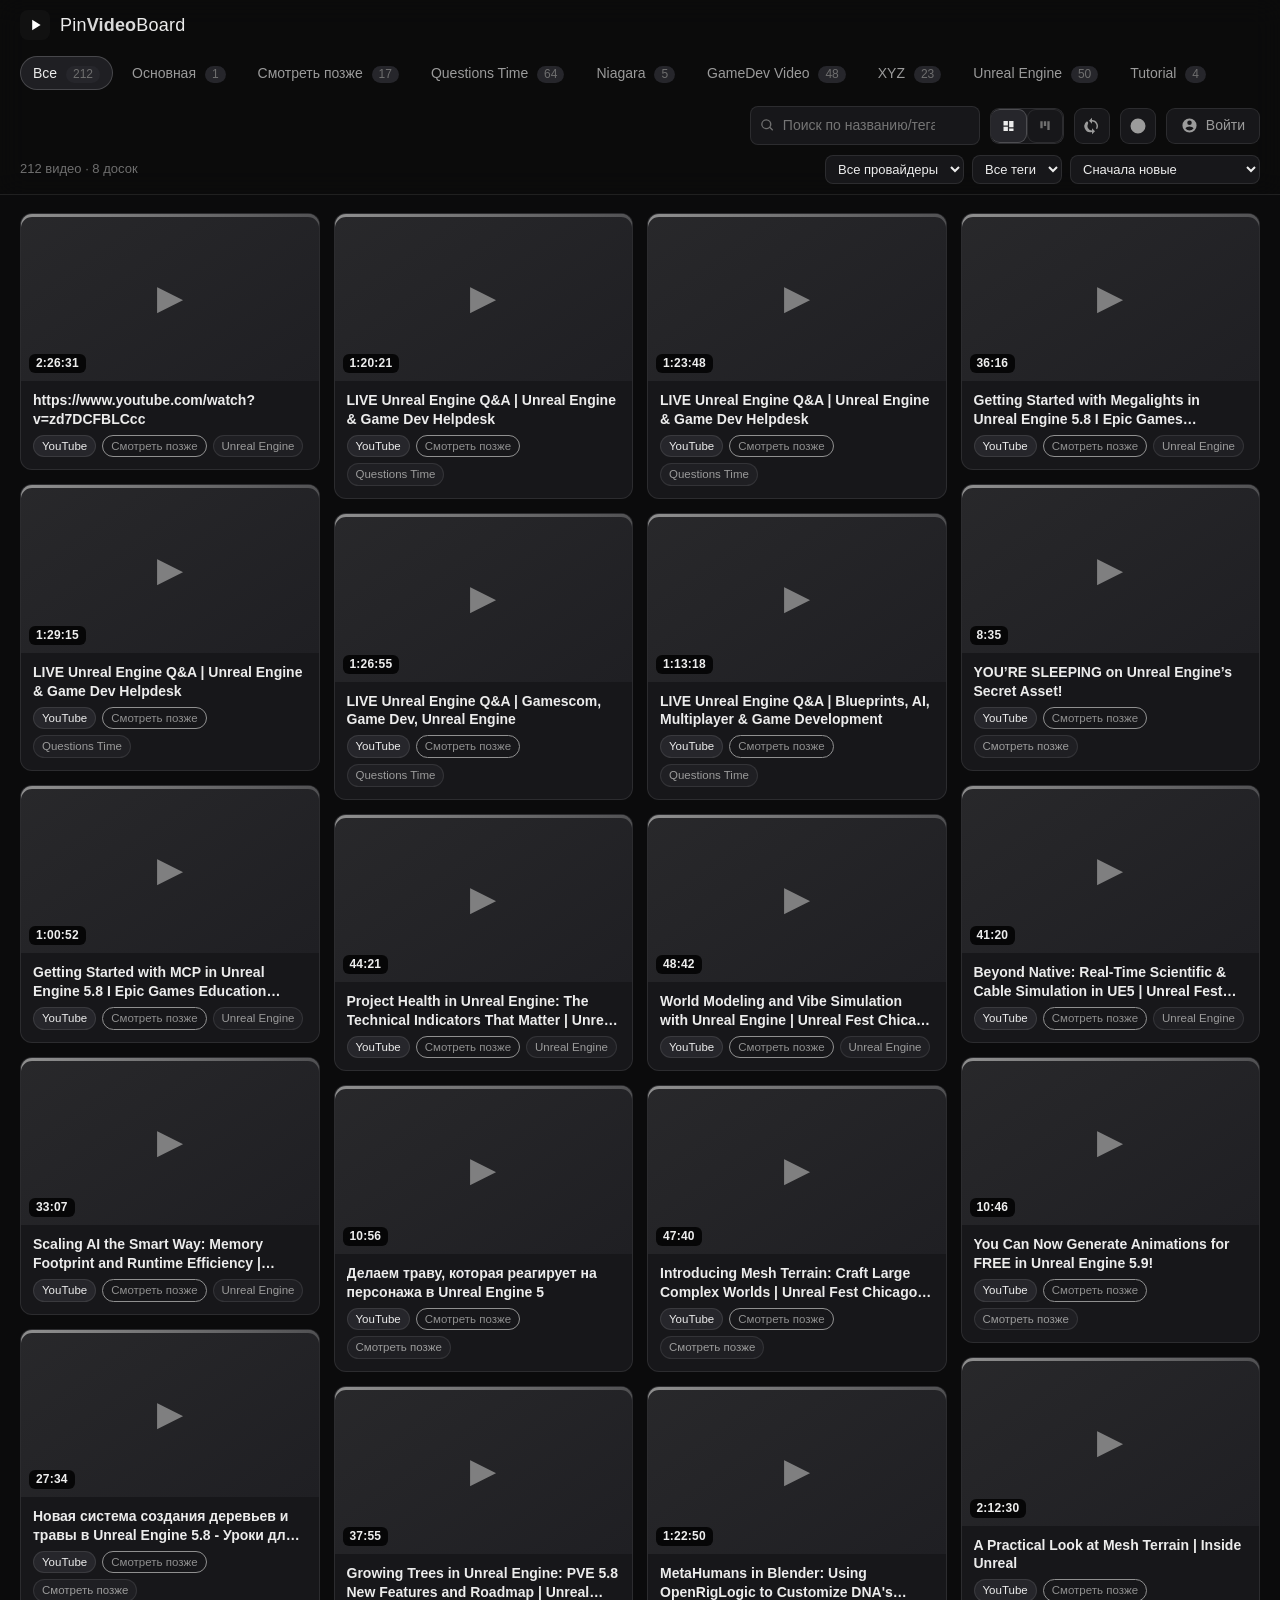
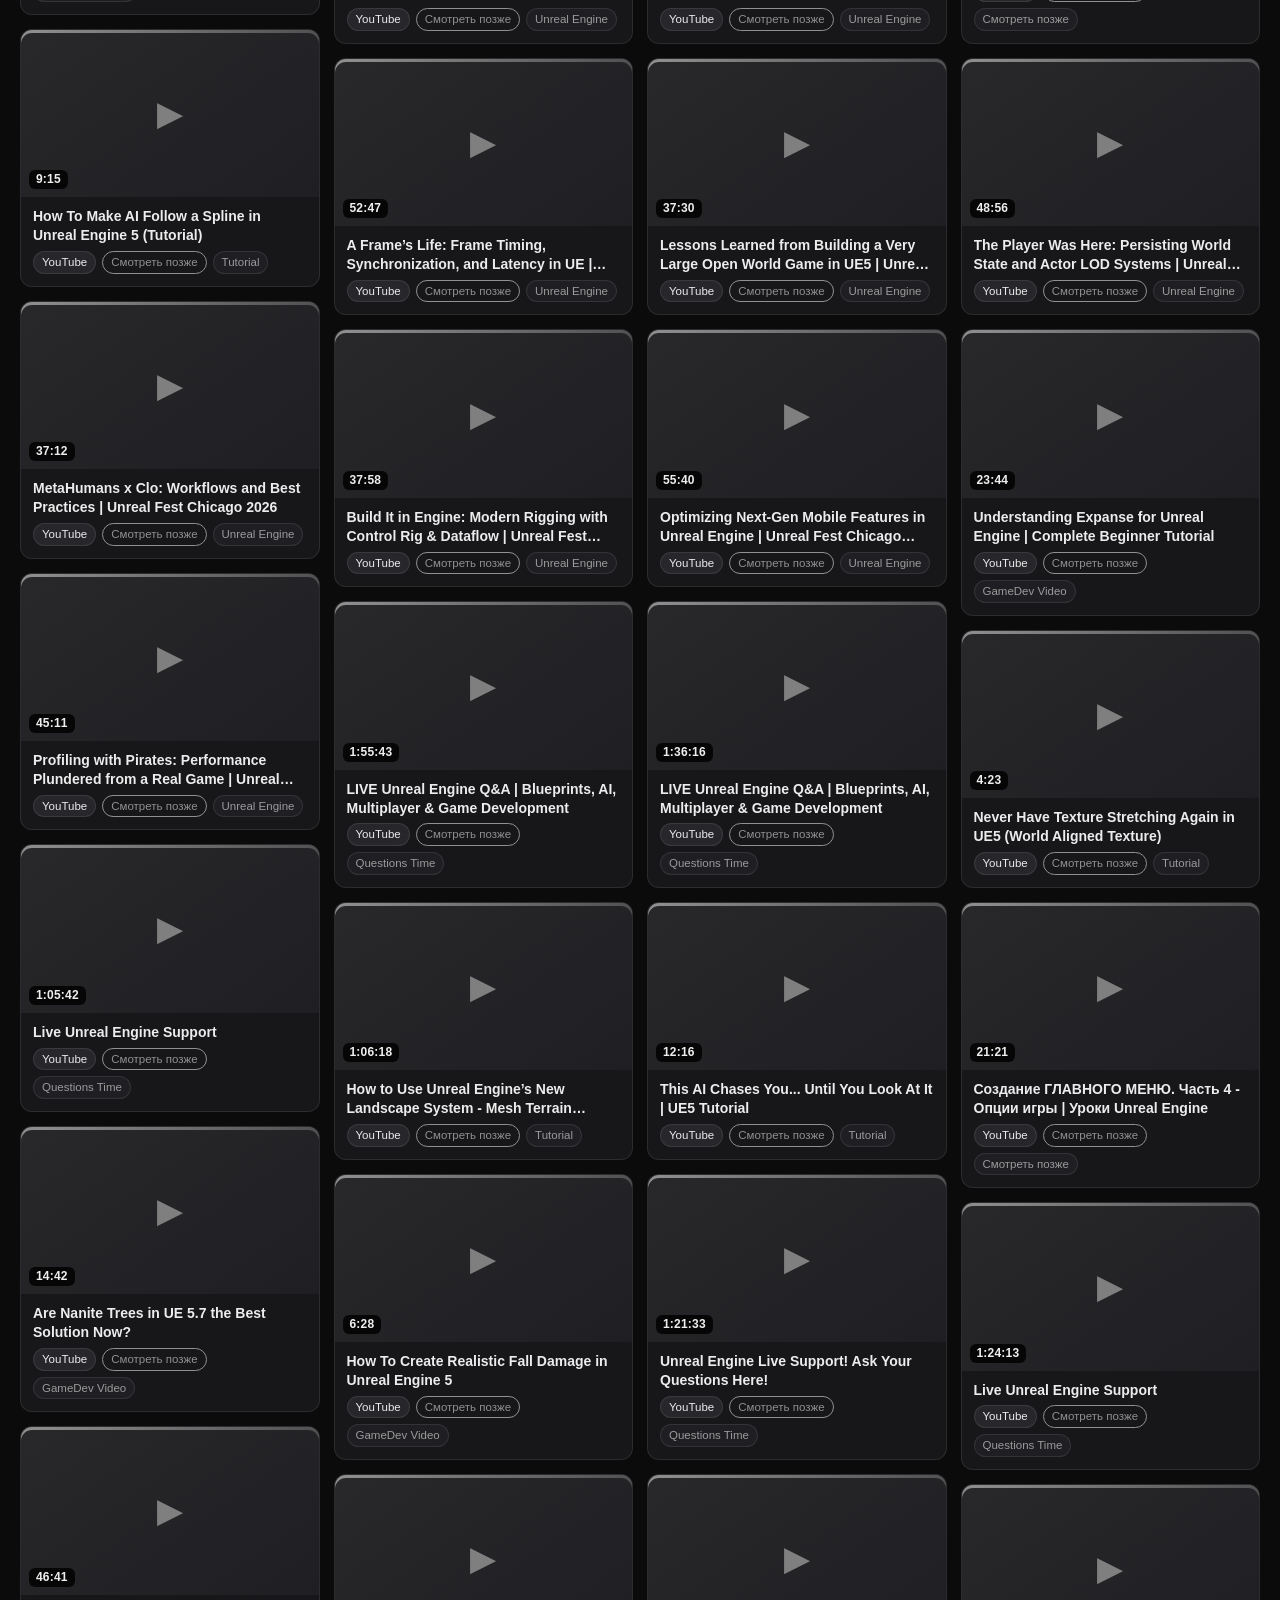
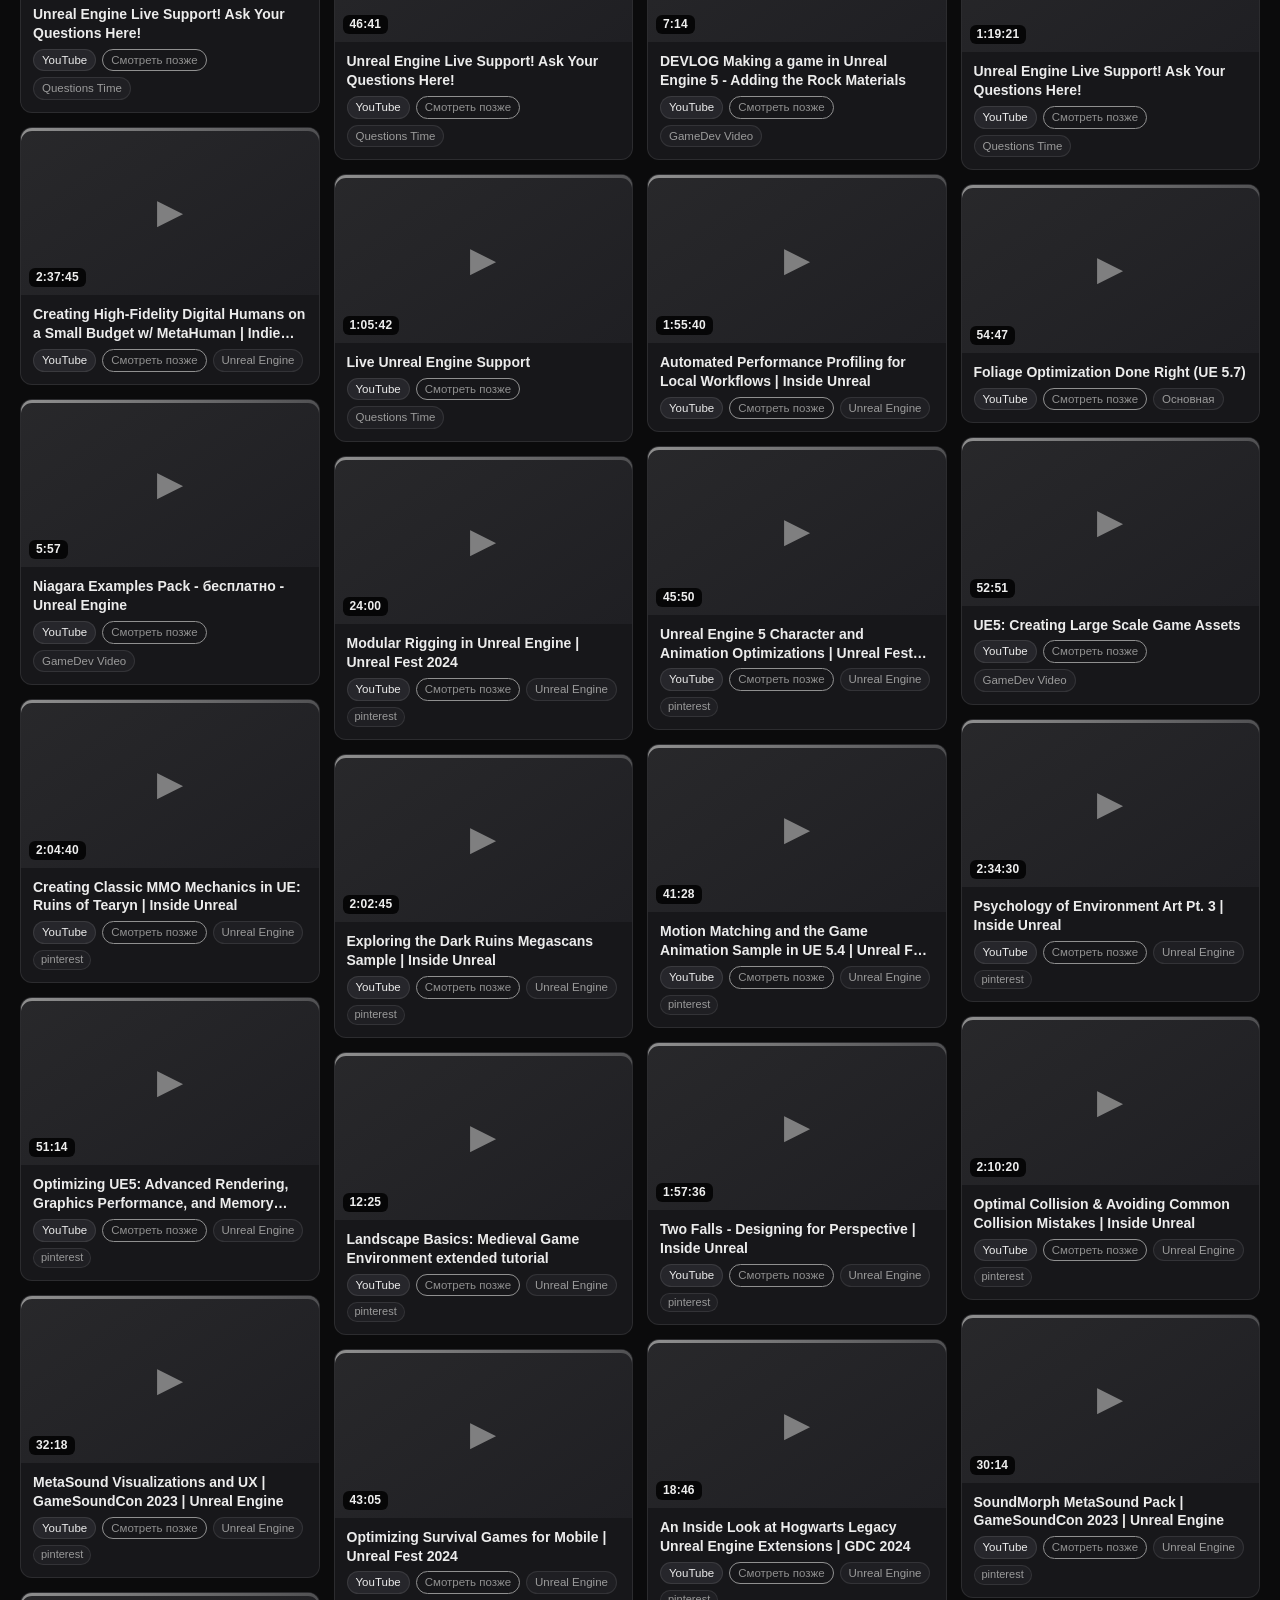
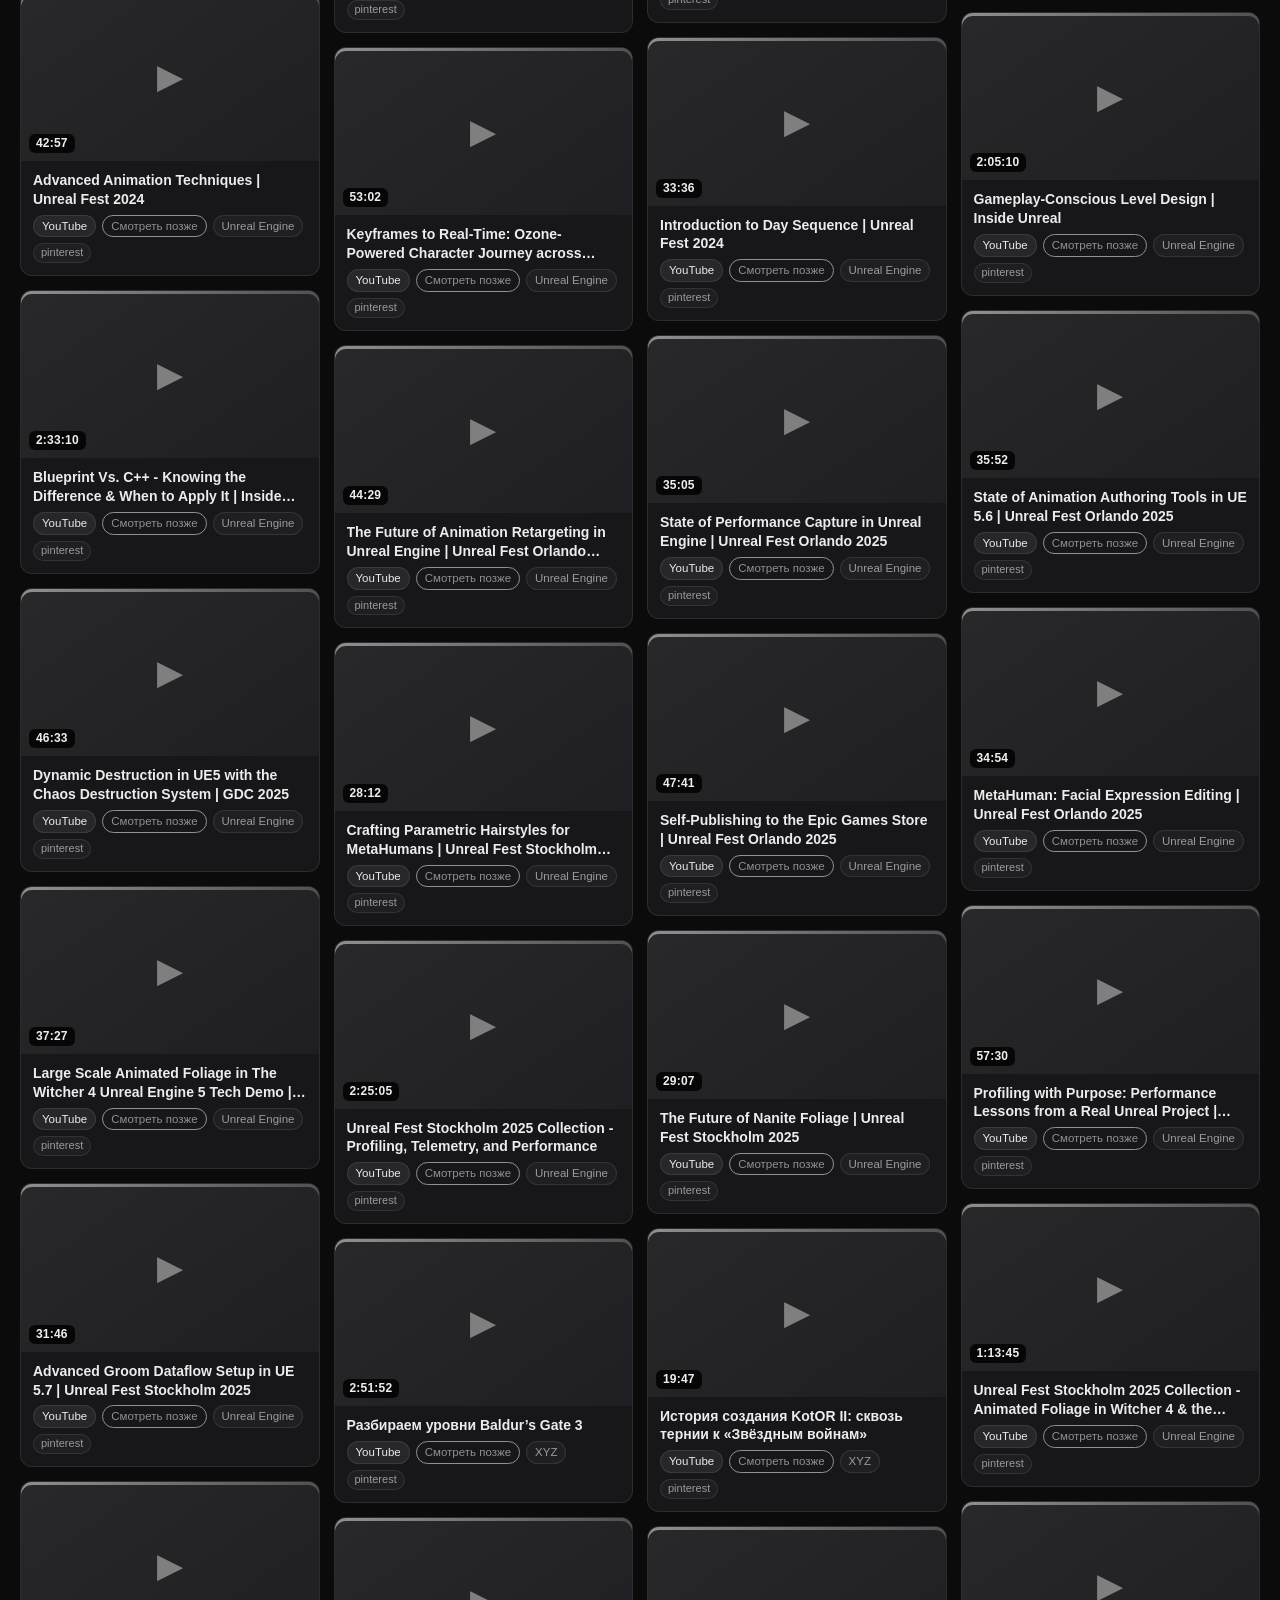
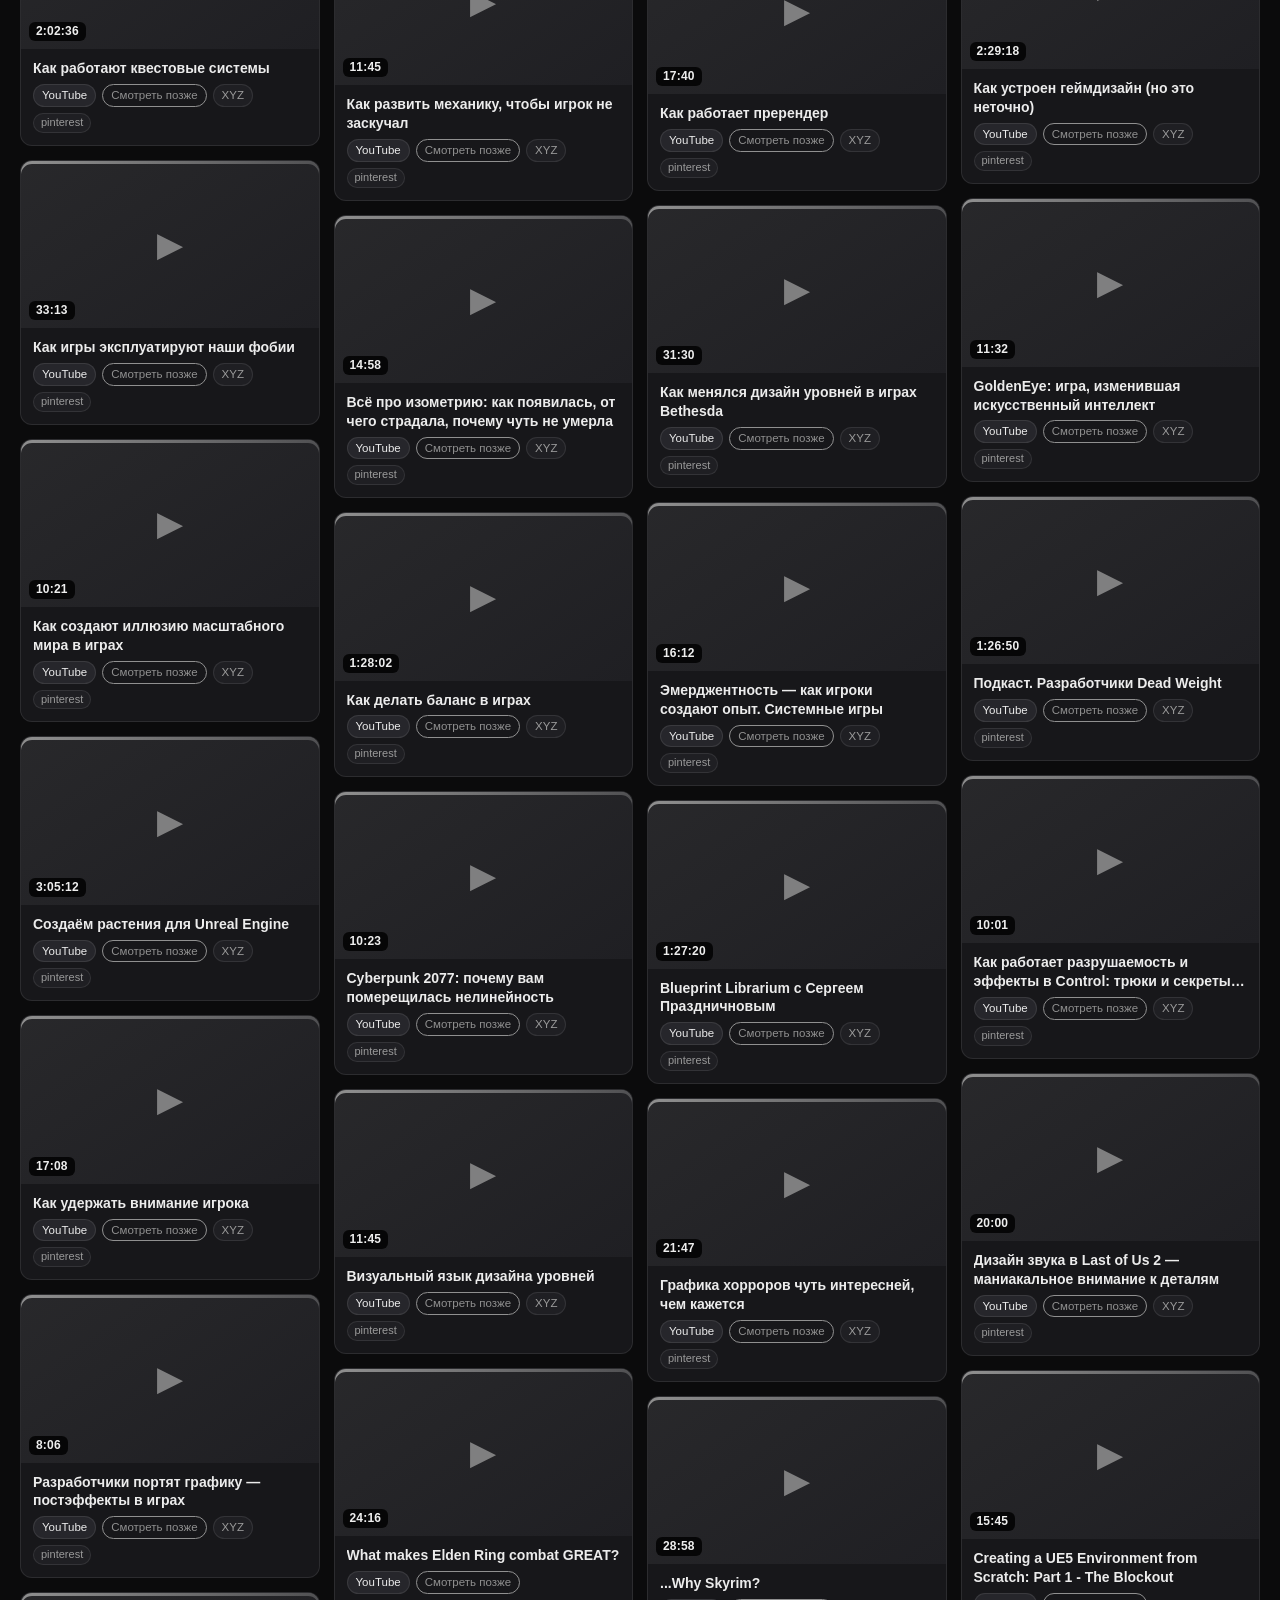
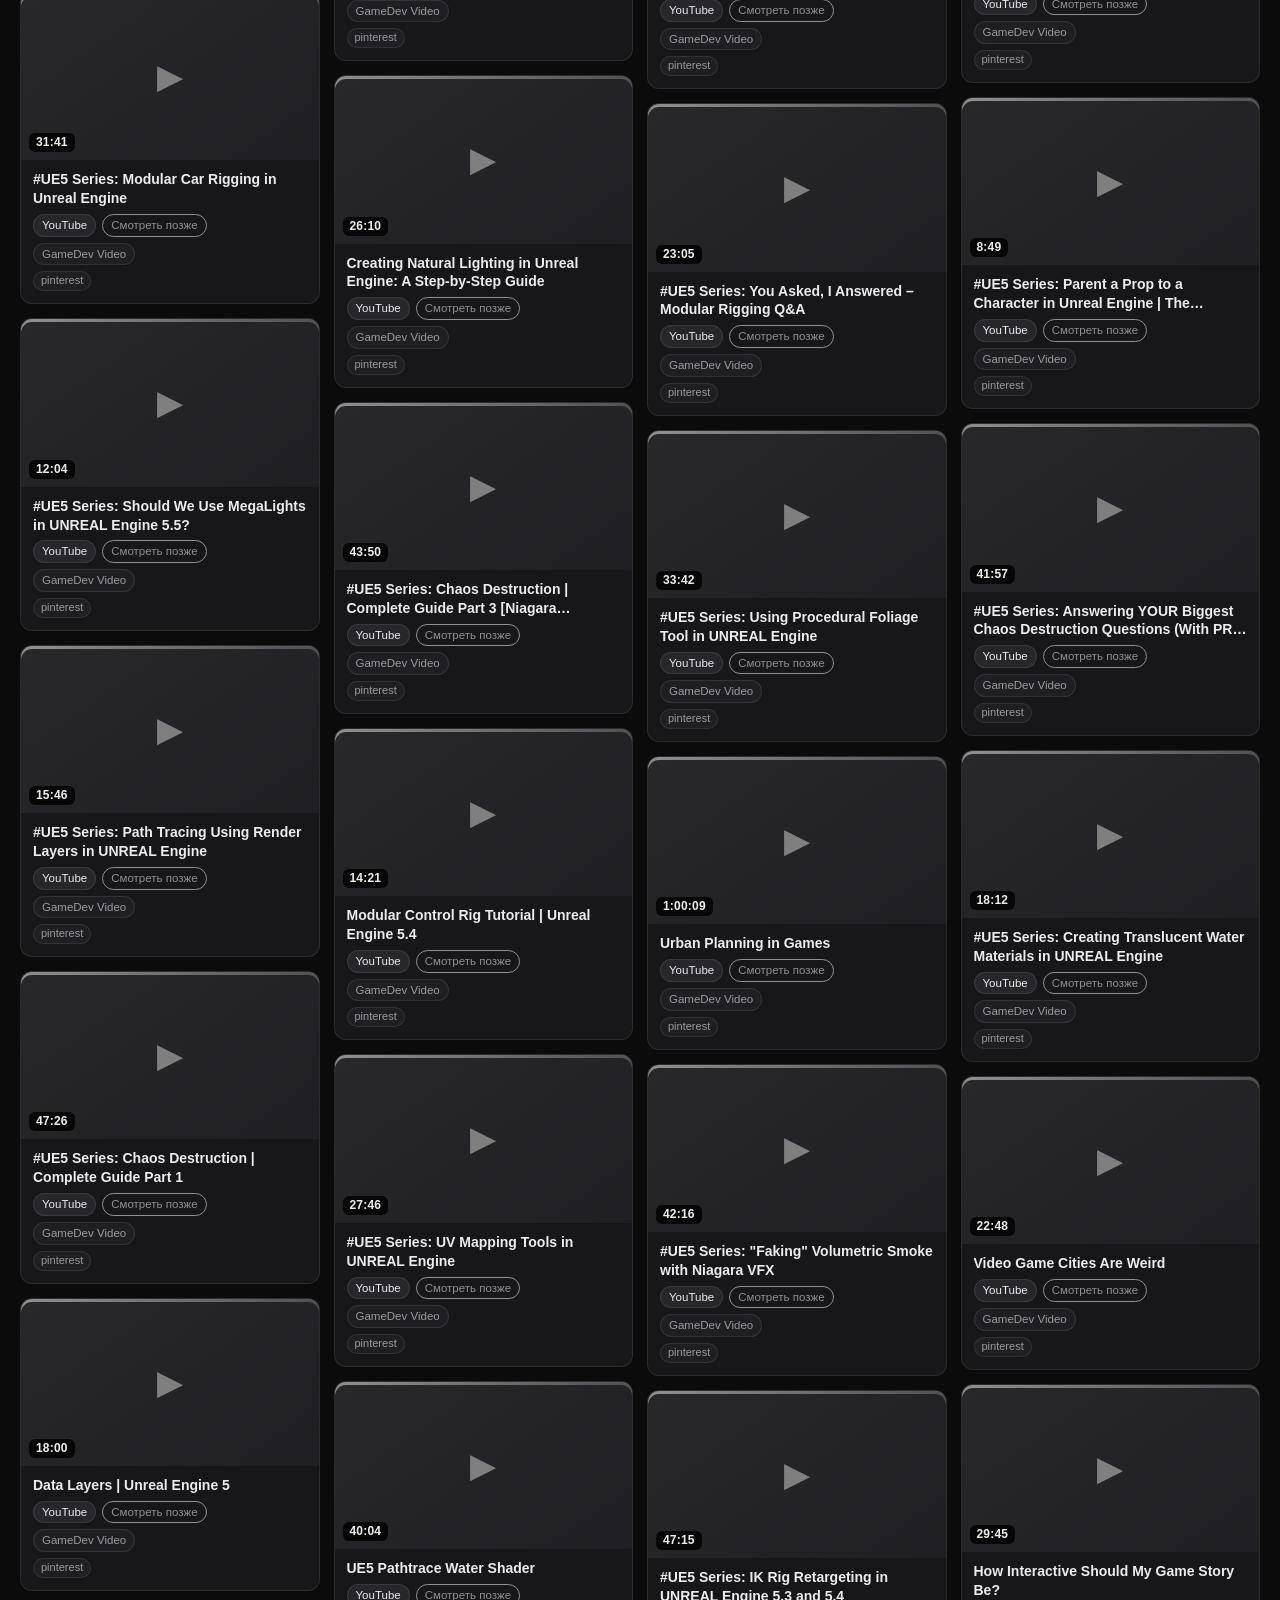
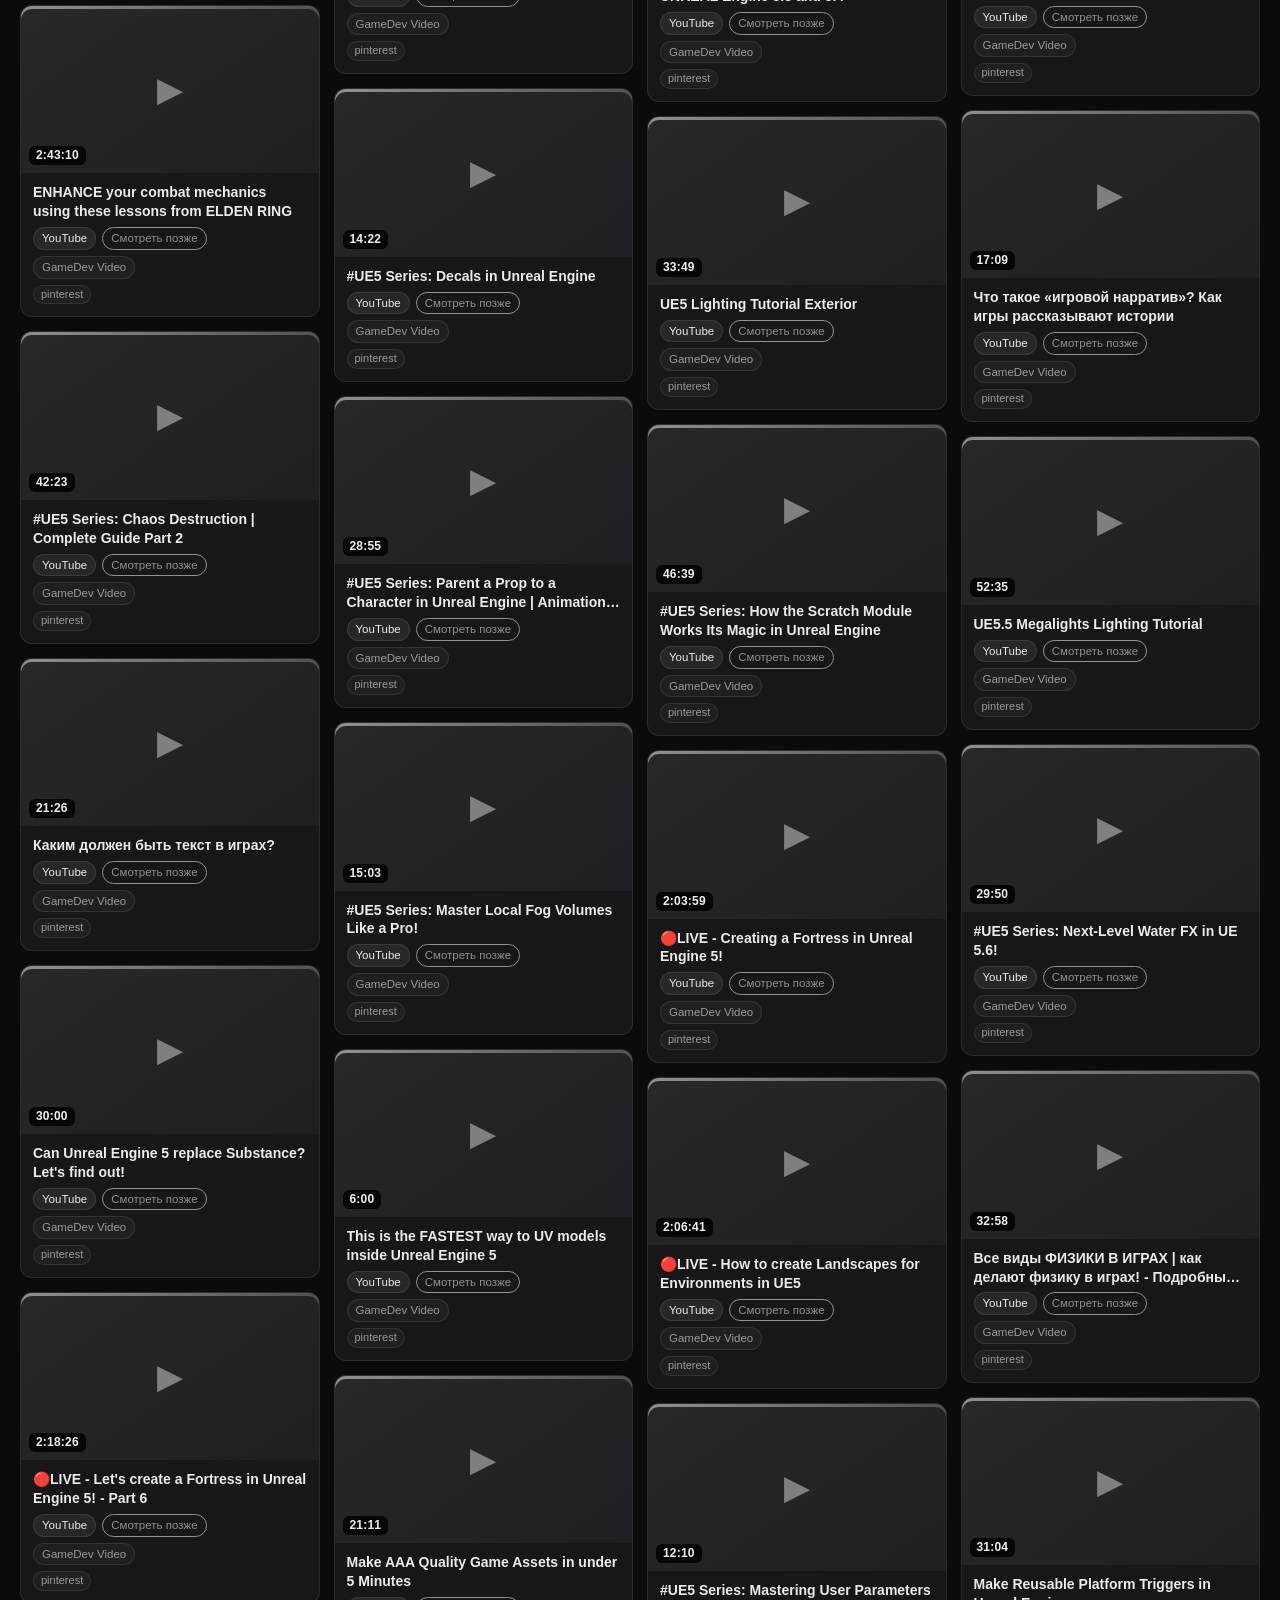
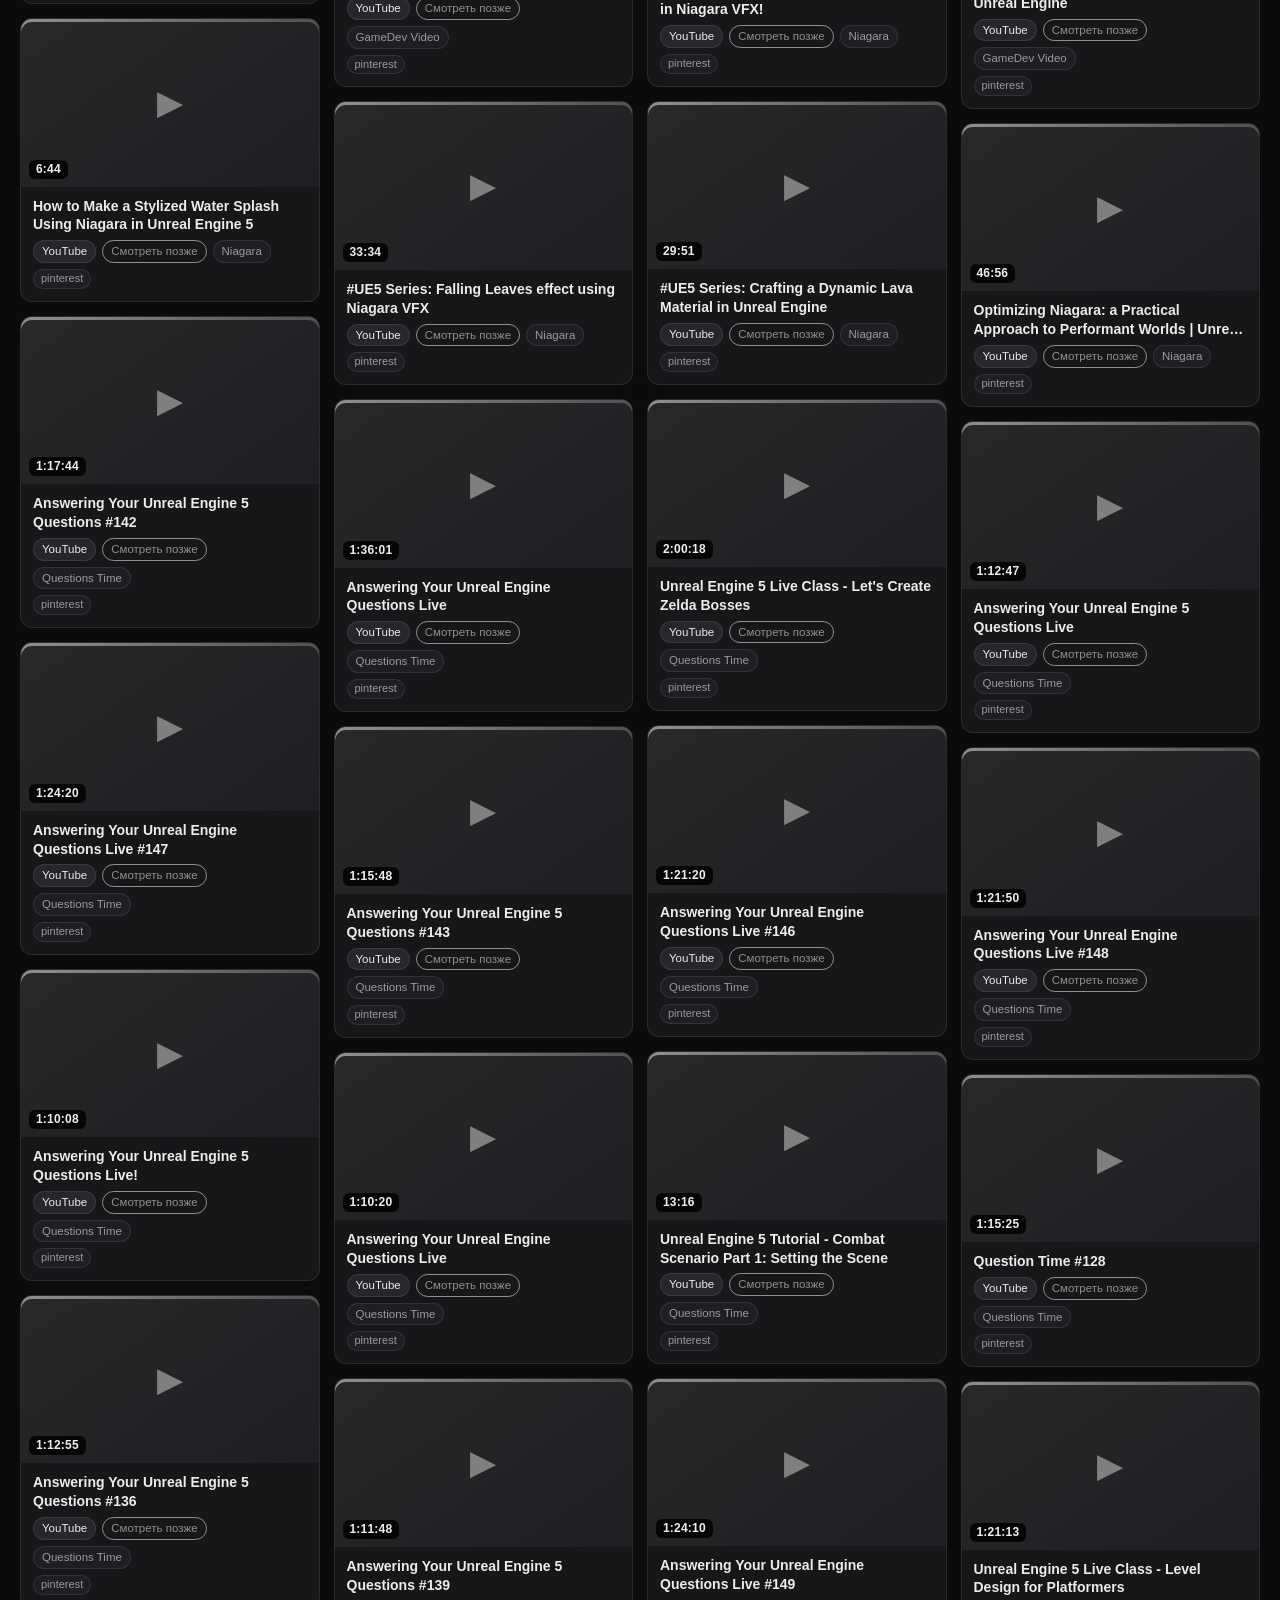
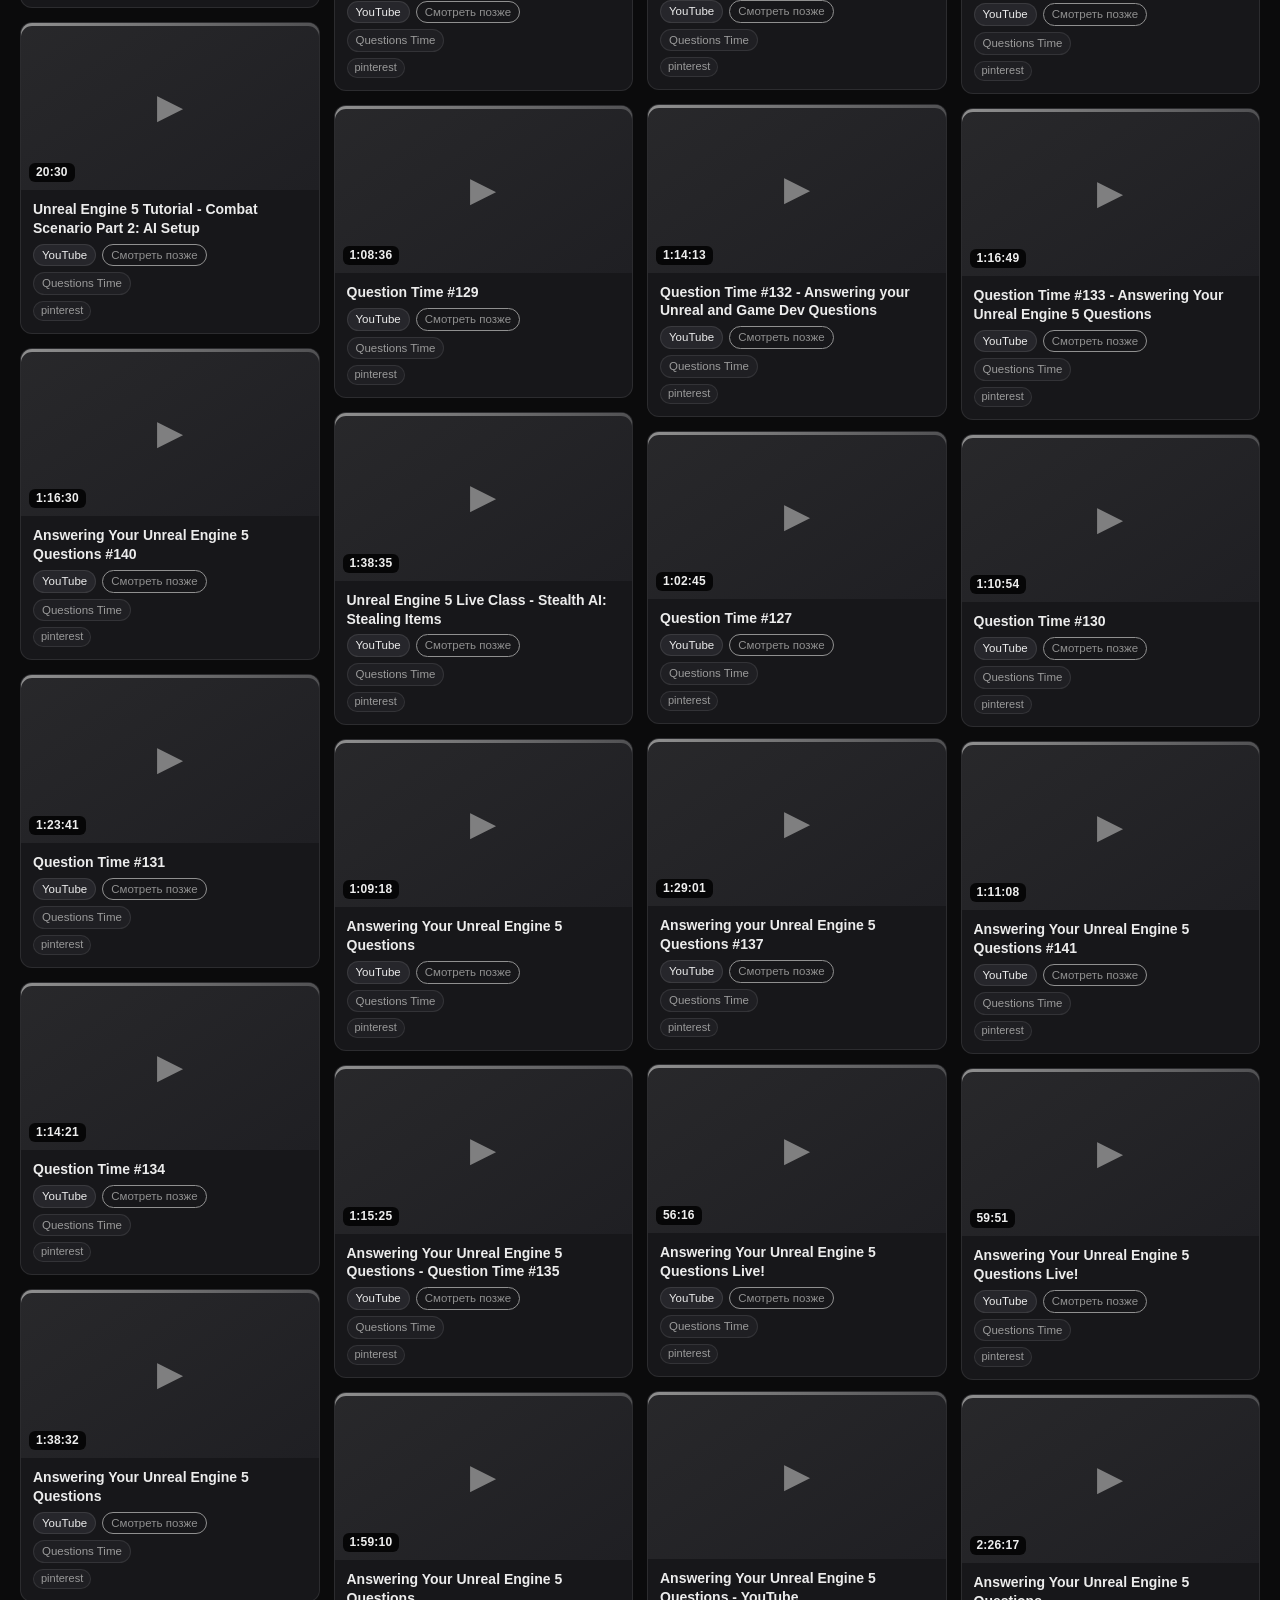
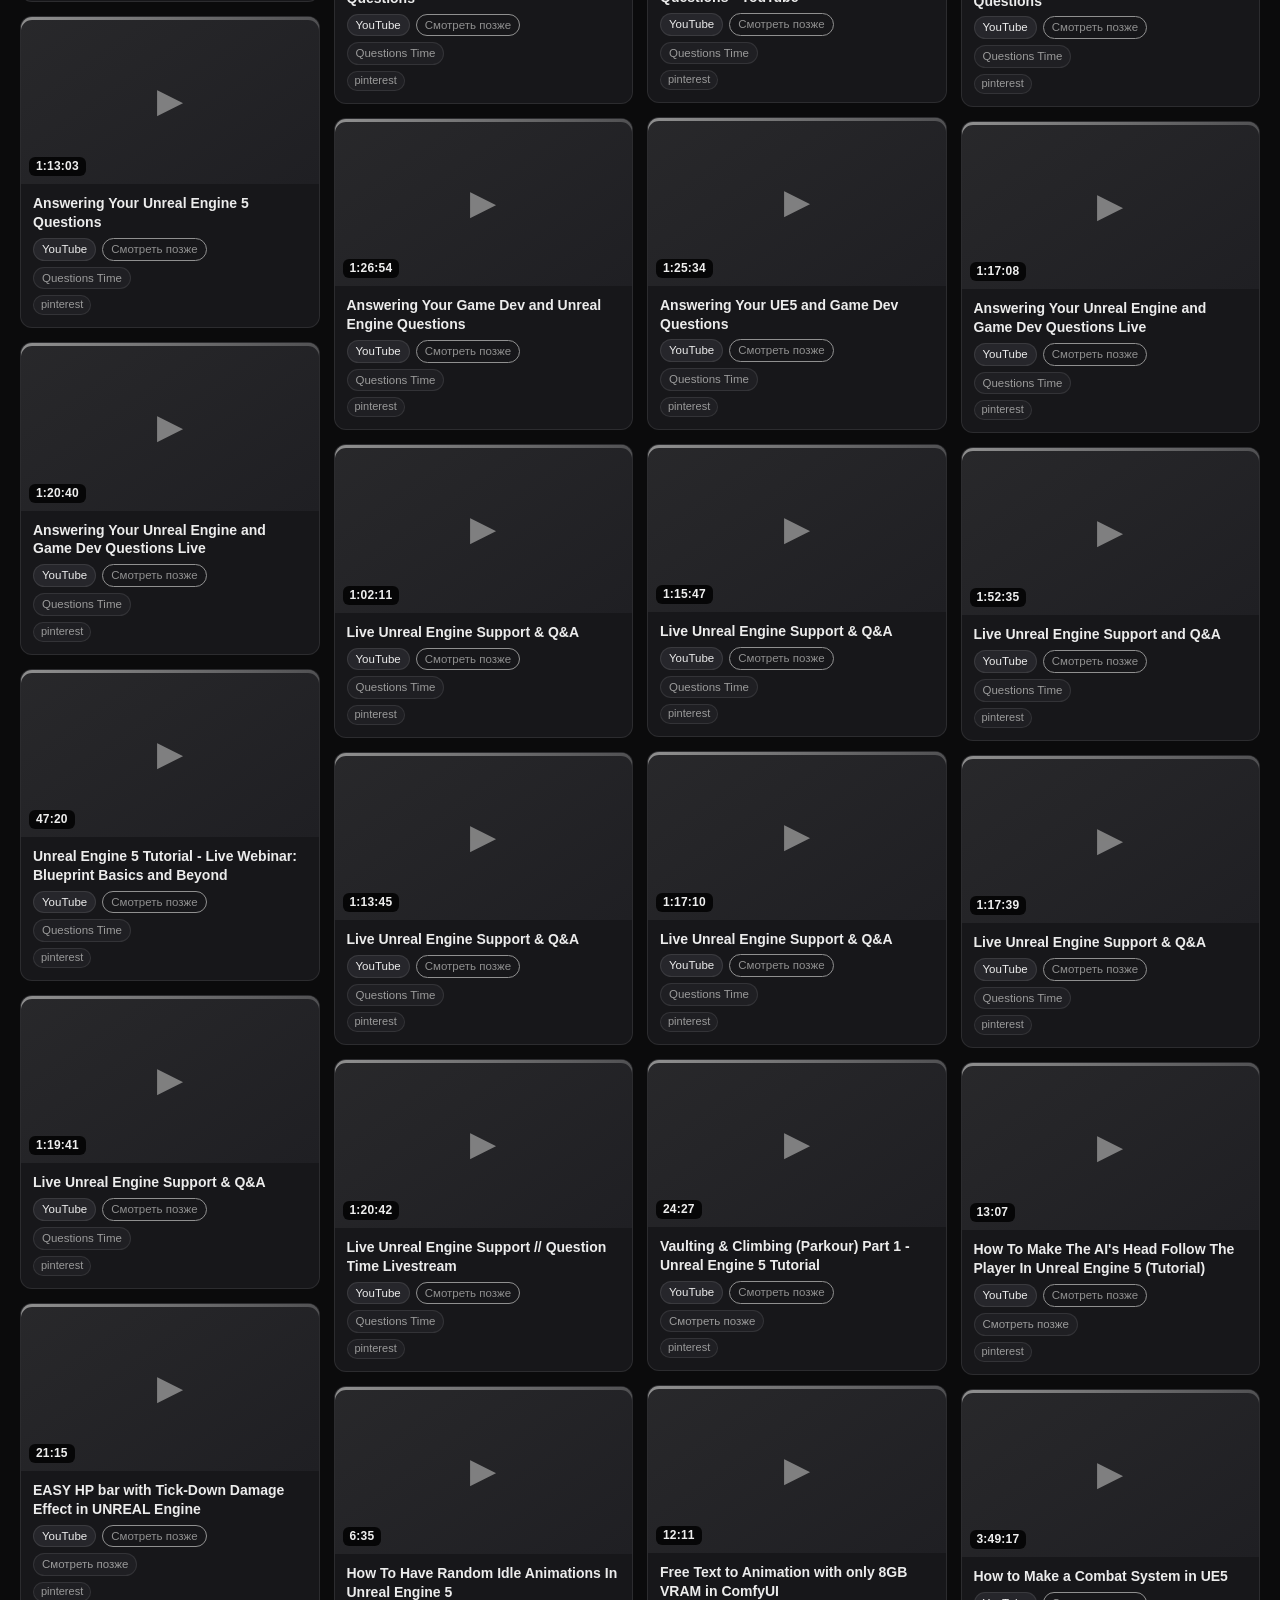
<file: index.html>
<!DOCTYPE html>
<html lang="ru">
<head>
<meta charset="UTF-8">
<meta name="viewport" content="width=device-width, initial-scale=1.0">
<title>PinVideoBoard — видео-доски</title>
<meta name="description" content="Витрина видео-досок: канбан и Pinterest-сетка с фильтрами. YouTube, Vimeo, Rutube, VK и прямые файлы.">
<meta property="og:title" content="PinVideoBoard">
<meta property="og:description" content="Видео-доски: канбан, Pinterest-сетка, фильтры, модальный плеер.">
<link rel="icon" href="data:image/svg+xml,%3Csvg xmlns='http://www.w3.org/2000/svg' viewBox='0 0 32 32'%3E%3Crect width='32' height='32' rx='8' fill='%23111'/%3E%3Cpath d='M13 10.5v11l9-5.5z' fill='%23fff'/%3E%3C/svg%3E">
<link rel="stylesheet" href="css/style.css?v=7">
</head>
<body>

<header class="site-header">
  <div class="header-inner">
    <a class="brand" href="./">
      <svg class="brand-mark" viewBox="0 0 32 32" aria-hidden="true">
        <rect width="32" height="32" rx="8" fill="#111"/>
        <path d="M13 10.5v11l9-5.5z" fill="#fff"/>
      </svg>
      <span class="brand-name">Pin<b>Video</b>Board</span>
    </a>

    <nav class="tabs" id="tabs" aria-label="Доски"></nav>

    <div class="controls">
      <div class="search-wrap">
        <svg class="search-icon" viewBox="0 0 24 24" aria-hidden="true"><path fill="currentColor" d="M10 2a8 8 0 105.3 14l4.4 4.3 1.4-1.4-4.3-4.4A8 8 0 0010 2zm0 2a6 6 0 110 12 6 6 0 010-12z"/></svg>
        <input type="search" id="search" placeholder="Поиск по названию/тегам…  ( / )" autocomplete="off" spellcheck="false">
        <button class="search-clear" id="search-clear" aria-label="Очистить поиск" hidden>&times;</button>
      </div>

      <div class="seg" id="view-seg" role="group" aria-label="Вид">
        <button class="icon-btn seg-btn active" id="view-grid" title="Сетка (как Pinterest)">
          <svg viewBox="0 0 24 24" aria-hidden="true"><path fill="currentColor" d="M4 4h7v7H4zM13 4h7v10h-7zM4 13h7v7H4zM13 16h7v4h-7z"/></svg>
        </button>
        <button class="icon-btn seg-btn" id="view-kanban" title="Канбан-доска">
          <svg viewBox="0 0 24 24" aria-hidden="true"><path fill="currentColor" d="M4 4h4v12H4zM10 4h4v8h-4zM16 4h4v15h-4z"/></svg>
        </button>
      </div>

      <button class="icon-btn" id="refresh-btn" title="Обновить данные с сервера" aria-label="Обновить данные">
        <svg viewBox="0 0 24 24" aria-hidden="true"><path fill="currentColor" d="M12 4V1L8 5l4 4V6a6 6 0 015.2 9l1.5 1.3A8 8 0 0012 4zm-5.2 3L5.3 5.7A8 8 0 0012 20v3l4-4-4-4v3a6 6 0 01-5.2-9z"/></svg>
      </button>

      <button class="icon-btn" id="select-btn" title="Массовый выбор для удаления" aria-label="Массовый выбор для удаления" hidden>
        <svg viewBox="0 0 24 24" aria-hidden="true"><path fill="currentColor" fill-rule="evenodd" d="M4 4h16v16H4V4zm2 2v12h12V6H6zm3.5 7.6-1.8-1.8-1.4 1.4 3.2 3.2 6.8-6.8-1.4-1.4-5.4 5.4z"/></svg>
      </button>

      <button class="icon-btn" id="color-toggle" title="Показать цвет" aria-label="Показать цвет">
        <svg viewBox="0 0 24 24" aria-hidden="true"><path fill="currentColor" d="M12 2a10 10 0 100 20 10 10 0 000-20zm0 2v16a8 8 0 000-16z"/></svg>
      </button>

      <button class="add-btn" id="add-btn" hidden>
        <svg viewBox="0 0 24 24" aria-hidden="true"><path fill="currentColor" d="M11 5h2v6h6v2h-6v6h-2v-6H5v-2h6z"/></svg>
        Добавить видео
      </button>

      <button class="auth-btn" id="auth-btn">
        <svg class="auth-ico" viewBox="0 0 24 24" aria-hidden="true"><path fill="currentColor" d="M12 2a10 10 0 100 20 10 10 0 000-20zm0 3a3.2 3.2 0 110 6.4A3.2 3.2 0 0112 5zm0 14a7.5 7.5 0 01-5.7-2.6c.1-2 3.8-3 5.7-3s5.6 1 5.7 3A7.5 7.5 0 0112 19z"/></svg>
        <span id="auth-label">Войти</span>
      </button>
    </div>
  </div>

  <div class="meta-line">
    <span id="meta-stats"></span>
    <div class="meta-filters">
      <select id="f-provider" title="Провайдер"><option value="">Все провайдеры</option></select>
      <select id="f-tag" title="Тег"><option value="">Все теги</option></select>
      <select id="f-sort" title="Сортировка">
        <option value="new">Сначала новые</option>
        <option value="old">Сначала старые</option>
        <option value="title">По названию</option>
        <option value="manual">Вручную (порядок из канбана)</option>
      </select>
      <button class="ghost-btn" id="f-reset" hidden>Сбросить</button>
    </div>
  </div>
</header>

<main>
  <div class="grid" id="gallery" aria-live="polite"></div>
  <div class="kanban" id="kanban" hidden></div>

  <div class="empty" id="empty" hidden>
    <div class="empty-mark">▷</div>
    <p id="empty-text">Ничего не найдено</p>
    <button class="ghost-btn" id="empty-reset">Сбросить фильтры</button>
  </div>
</main>

<footer class="site-footer">
  <div class="footer-inner">
    <span class="footer-src">Данные хранятся в этом репозитории (<code>data/db.js</code>). Редактирование — кнопка «Войти».</span>
    <span class="footer-note">Хостинг — GitHub Pages. Все видео принадлежат их правообладателям.</span>
  </div>
</footer>

<!-- модальный плеер -->
<div class="modal player-modal" id="player-modal" hidden aria-modal="true" role="dialog">
  <div class="modal-backdrop" data-close></div>
  <div class="player-body sz-50" id="player-body">
    <header class="player-top">
      <span class="player-title" id="player-title"></span>
      <span class="player-badges" id="player-badges"></span>
      <div class="player-actions">
        <a class="ghost-btn player-src" id="player-src-link" href="#" target="_blank" rel="noopener">На хостинге ↗</a>
        <div class="seg" id="player-sizes">
          <button class="seg-btn" data-sz="30" title="30% ширины окна">30%</button>
          <button class="seg-btn" data-sz="50" title="50% ширины окна">50%</button>
          <button class="seg-btn" data-sz="full" title="На весь экран">⤢</button>
        </div>
        <button class="icon-btn" id="player-close" title="Закрыть (Esc)" aria-label="Закрыть">
          <svg viewBox="0 0 24 24" aria-hidden="true"><path fill="currentColor" d="M6.4 5 5 6.4 10.6 12 5 17.6 6.4 19 12 13.4 17.6 19 19 17.6 13.4 12 19 6.4 17.6 5 12 10.6z"/></svg>
        </button>
      </div>
    </header>
    <div class="player-stage" id="player-stage"></div>
    <button class="player-nav prev" id="player-prev" title="Предыдущее (←)" hidden>‹</button>
    <button class="player-nav next" id="player-next" title="Следующее (→)" hidden>›</button>
  </div>
</div>

<!-- редактор плитки -->
<div class="modal" id="tile-modal" hidden aria-modal="true" role="dialog">
  <div class="modal-backdrop" data-close></div>
  <div class="modal-body form-body">
    <header class="modal-top">
      <h3 id="tile-modal-title">Добавить видео</h3>
      <button class="icon-btn modal-close" data-close aria-label="Закрыть (Esc)">
        <svg viewBox="0 0 24 24" aria-hidden="true"><path fill="currentColor" d="M6.4 5 5 6.4 10.6 12 5 17.6 6.4 19 12 13.4 17.6 19 19 17.6 13.4 12 19 6.4 17.6 5 12 10.6z"/></svg>
      </button>
    </header>
    <div class="form-grid">
      <label class="fld">Ссылка на видео
        <span class="url-row">
          <input id="tile-url" type="text" placeholder="https://www.youtube.com/watch?v=…" spellcheck="false">
          <button class="ghost-btn" id="tile-resolve" type="button">Определить</button>
        </span>
      </label>
      <div class="resolve-status" id="tile-resolve-status" hidden></div>
      <div class="tile-preview" id="tile-preview" hidden>
        <div class="tp-thumb-wrap">
          <img id="tile-preview-img" alt="">
          <span class="card-chip-duration" id="tile-preview-duration" hidden></span>
        </div>
        <div class="tp-meta">
          <span class="tp-provider" id="tile-preview-provider"></span>
          <span class="tp-hint">Превью будет использовано в карточке</span>
        </div>
      </div>
      <label class="fld">Название
        <input id="tile-title" type="text" placeholder="Определится автоматически, можно править">
      </label>
      <label class="fld">Длительность
        <input id="tile-duration" type="text" placeholder="например, 12:34 или 1:20:05 (определяется автоматически)">
      </label>
      <div class="two-col">
        <label class="fld">Доска
          <select id="tile-board"></select>
        </label>
        <label class="fld">Колонка
          <select id="tile-column"></select>
        </label>
      </div>
      <label class="fld">Теги (через запятую)
        <input id="tile-tags" type="text" placeholder="рецензия, гайд" spellcheck="false">
      </label>
      <label class="fld">Заметка
        <textarea id="tile-note" rows="2" placeholder="необязательно"></textarea>
      </label>
    </div>
    <footer class="modal-foot">
      <button class="danger-btn" id="tile-delete" hidden type="button">Удалить</button>
      <span class="spacer"></span>
      <button class="ghost-btn" data-close type="button">Отмена</button>
      <button class="primary-btn" id="tile-save" type="button">Сохранить</button>
    </footer>
  </div>
</div>

<!-- редактор колонки -->
<div class="modal" id="column-modal" hidden aria-modal="true" role="dialog">
  <div class="modal-backdrop" data-close></div>
  <div class="modal-body form-body narrow">
    <header class="modal-top">
      <h3 id="column-modal-title">Колонка</h3>
      <button class="icon-btn modal-close" data-close aria-label="Закрыть (Esc)">
        <svg viewBox="0 0 24 24" aria-hidden="true"><path fill="currentColor" d="M6.4 5 5 6.4 10.6 12 5 17.6 6.4 19 12 13.4 17.6 19 19 17.6 13.4 12 19 6.4 17.6 5 12 10.6z"/></svg>
      </button>
    </header>
    <div class="form-grid">
      <label class="fld">Название колонки
        <input id="column-name" type="text" placeholder="Например: Смотреть позже">
      </label>
      <div class="fld">Цвет колонки
        <div class="palette" id="column-palette"></div>
      </div>
    </div>
    <footer class="modal-foot">
      <button class="danger-btn" id="column-delete" hidden type="button">Удалить</button>
      <span class="spacer"></span>
      <button class="ghost-btn" data-close type="button">Отмена</button>
      <button class="primary-btn" id="column-save" type="button">Сохранить</button>
    </footer>
  </div>
</div>

<!-- создание/переименование доски -->
<div class="modal" id="board-modal" hidden aria-modal="true" role="dialog">
  <div class="modal-backdrop" data-close></div>
  <div class="modal-body form-body narrow">
    <header class="modal-top">
      <h3 id="board-modal-title">Новая доска</h3>
      <button class="icon-btn modal-close" data-close aria-label="Закрыть (Esc)">
        <svg viewBox="0 0 24 24" aria-hidden="true"><path fill="currentColor" d="M6.4 5 5 6.4 10.6 12 5 17.6 6.4 19 12 13.4 17.6 19 19 17.6 13.4 12 19 6.4 17.6 5 12 10.6z"/></svg>
      </button>
    </header>
    <div class="form-grid">
      <label class="fld">Название доски (плейлиста)
        <input id="board-name" type="text" placeholder="Например: Кинематография">
      </label>
    </div>
    <footer class="modal-foot">
      <button class="danger-btn" id="board-delete" hidden type="button">Удалить доску</button>
      <span class="spacer"></span>
      <button class="ghost-btn" data-close type="button">Отмена</button>
      <button class="primary-btn" id="board-save" type="button">Создать</button>
    </footer>
  </div>
</div>

<!-- вход по токену -->
<div class="modal" id="login-modal" hidden aria-modal="true" role="dialog">
  <div class="modal-backdrop" data-close></div>
  <div class="modal-body form-body narrow">
    <header class="modal-top">
      <h3 id="login-modal-title">Вход владельца</h3>
      <button class="icon-btn modal-close" data-close aria-label="Закрыть (Esc)">
        <svg viewBox="0 0 24 24" aria-hidden="true"><path fill="currentColor" d="M6.4 5 5 6.4 10.6 12 5 17.6 6.4 19 12 13.4 17.6 19 19 17.6 13.4 12 19 6.4 17.6 5 12 10.6z"/></svg>
      </button>
    </header>

    <div id="login-form">
      <p class="login-hint">GitHub не разрешает вход «в один клик» со статического сайта (CORS), поэтому используется
        персональный токен с правом записи в этот репозиторий. Токен хранится только в вашем браузере и отправляется
        только на <code>api.github.com</code>.</p>
      <ol class="login-steps">
        <li>Откройте <a href="https://github.com/settings/personal-access-tokens/new" target="_blank" rel="noopener">создание fine-grained токена</a></li>
        <li>Repository access → <b>Only select repositories</b> → PinVideoBoard</li>
        <li>Permissions → <b>Contents: Read and write</b></li>
        <li>Скопируйте токен и вставьте сюда</li>
      </ol>
      <label class="fld">Токен
        <input id="login-token" type="password" placeholder="github_pat_… или ghp_…" spellcheck="false" autocomplete="off">
      </label>
      <div class="login-error" id="login-error" hidden></div>
      <footer class="modal-foot">
        <span class="spacer"></span>
        <button class="ghost-btn" data-close type="button">Отмена</button>
        <button class="primary-btn" id="login-submit" type="button">Войти</button>
      </footer>
    </div>

    <div id="login-session" hidden>
      <p class="login-hint">Вы вошли как <b id="login-user"></b> — права редактирования активны.</p>
      <footer class="modal-foot">
        <span class="spacer"></span>
        <button class="danger-btn" id="logout-btn" type="button">Выйти</button>
        <button class="ghost-btn" data-close type="button">Закрыть</button>
      </footer>
    </div>
  </div>
</div>

<!-- подтверждение -->
<div class="modal" id="confirm-modal" hidden aria-modal="true" role="dialog">
  <div class="modal-backdrop"></div>
  <div class="modal-body form-body narrow">
    <p class="confirm-text" id="confirm-text"></p>
    <footer class="modal-foot">
      <span class="spacer"></span>
      <button class="ghost-btn" id="confirm-no" type="button">Отмена</button>
      <button class="primary-btn" id="confirm-yes" type="button">Да</button>
    </footer>
  </div>
</div>

<!-- контекстное меню -->
<div class="menu" id="menu" hidden></div>

<!-- панель массового удаления -->
<div class="select-bar" id="select-bar" hidden>
  <span class="sel-count" id="sel-count">Выбрано: 0</span>
  <button class="ghost-btn" id="sel-all" type="button">Выбрать видимые</button>
  <button class="danger-btn" id="sel-delete" type="button">Удалить</button>
  <button class="ghost-btn" id="sel-cancel" type="button">Отмена</button>
</div>

<!-- индикатор публикации Pages -->
<div class="deploy-widget" id="deploy-widget" hidden>
  <div class="dw-head">
    <span class="dw-title">Публикация на GitHub Pages</span>
    <button class="dw-close" id="deploy-close" type="button" title="Скрыть">✕</button>
  </div>
  <div class="dw-status" id="deploy-status">Коммит отправлен…</div>
  <div class="dw-bar"><div class="dw-bar-fill" id="deploy-fill"></div></div>
  <div class="dw-meta">
    <span id="deploy-elapsed">0 с</span>
    <a id="deploy-actions" href="https://github.com/Mmitekk/PinVideoBoard/actions" target="_blank" rel="noopener" hidden>Открыть Actions ↗</a>
  </div>
</div>

<!-- тосты -->
<div class="toasts" id="toasts"></div>

<script src="js/config.js?v=1"></script>
<script src="js/videos.js?v=2"></script>
<script src="js/api.js?v=1"></script>
<script src="js/app.js?v=7"></script>
</body>
</html>
</file>
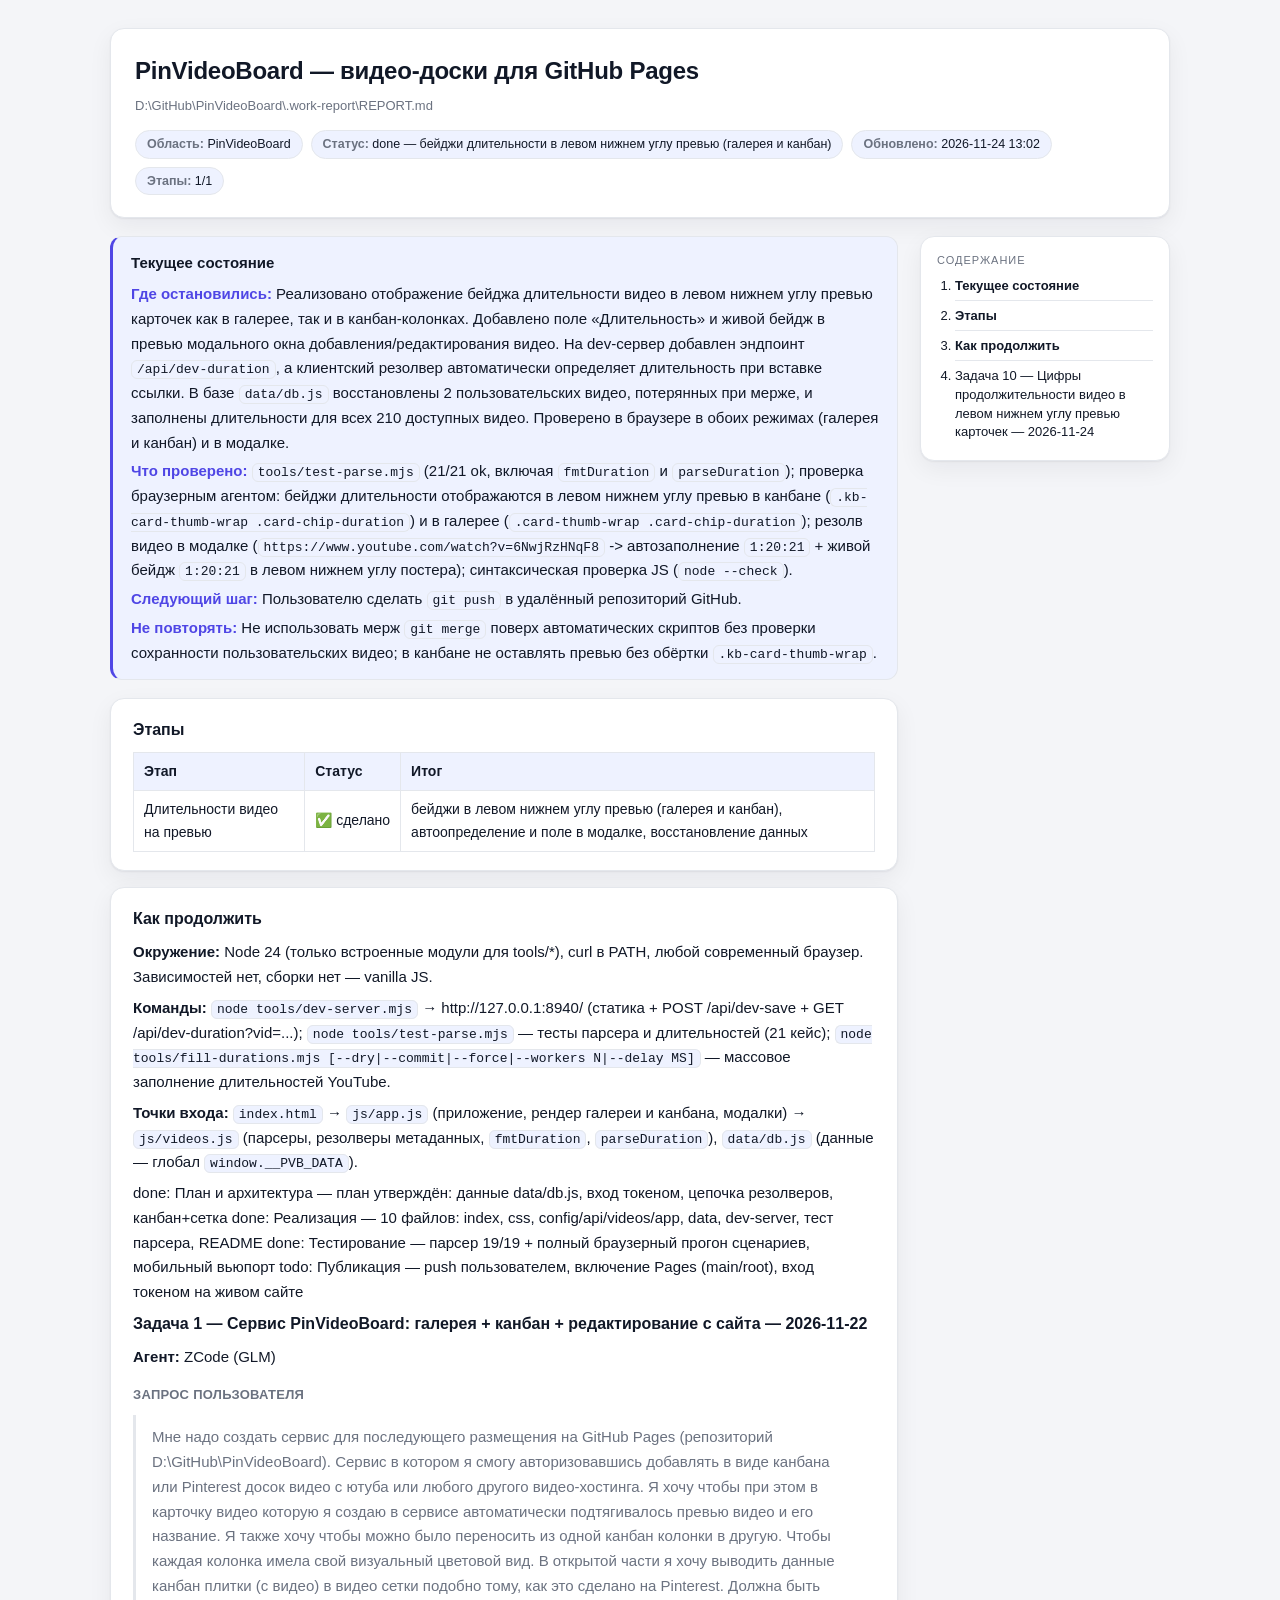
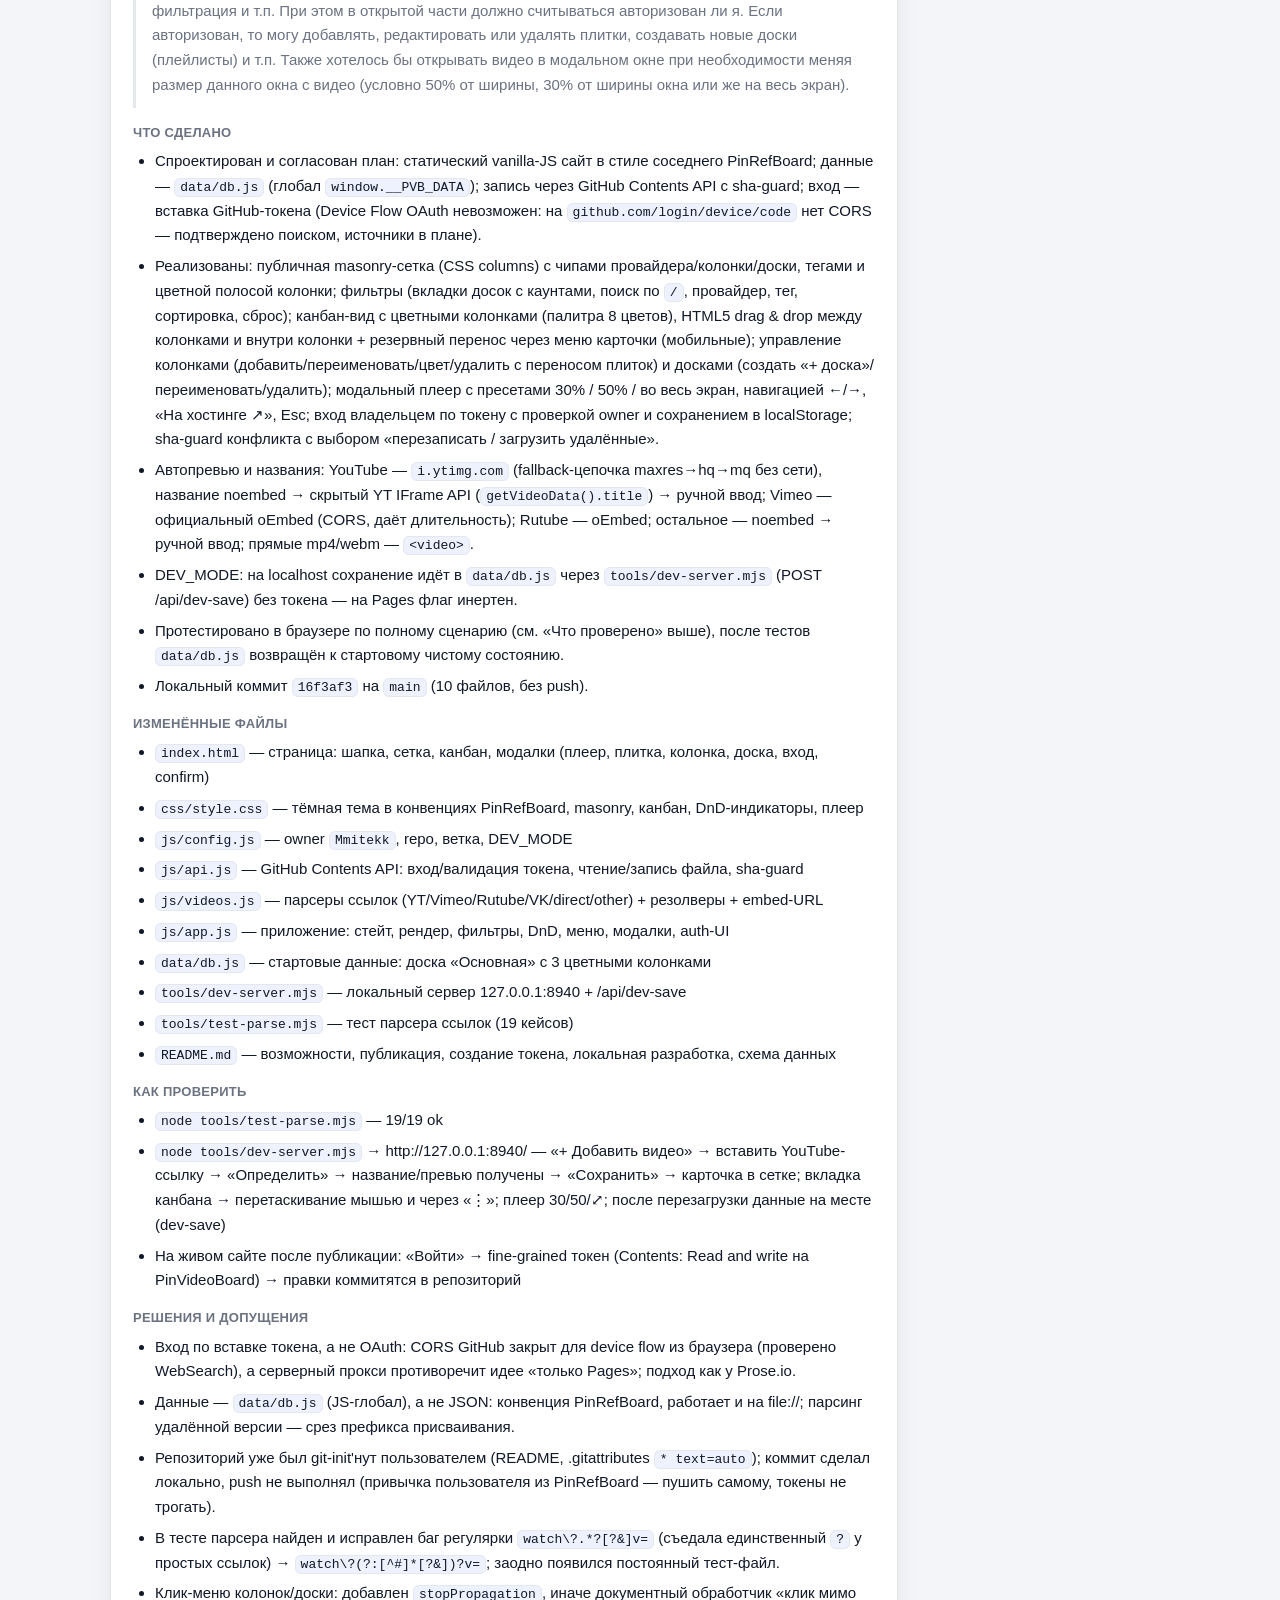
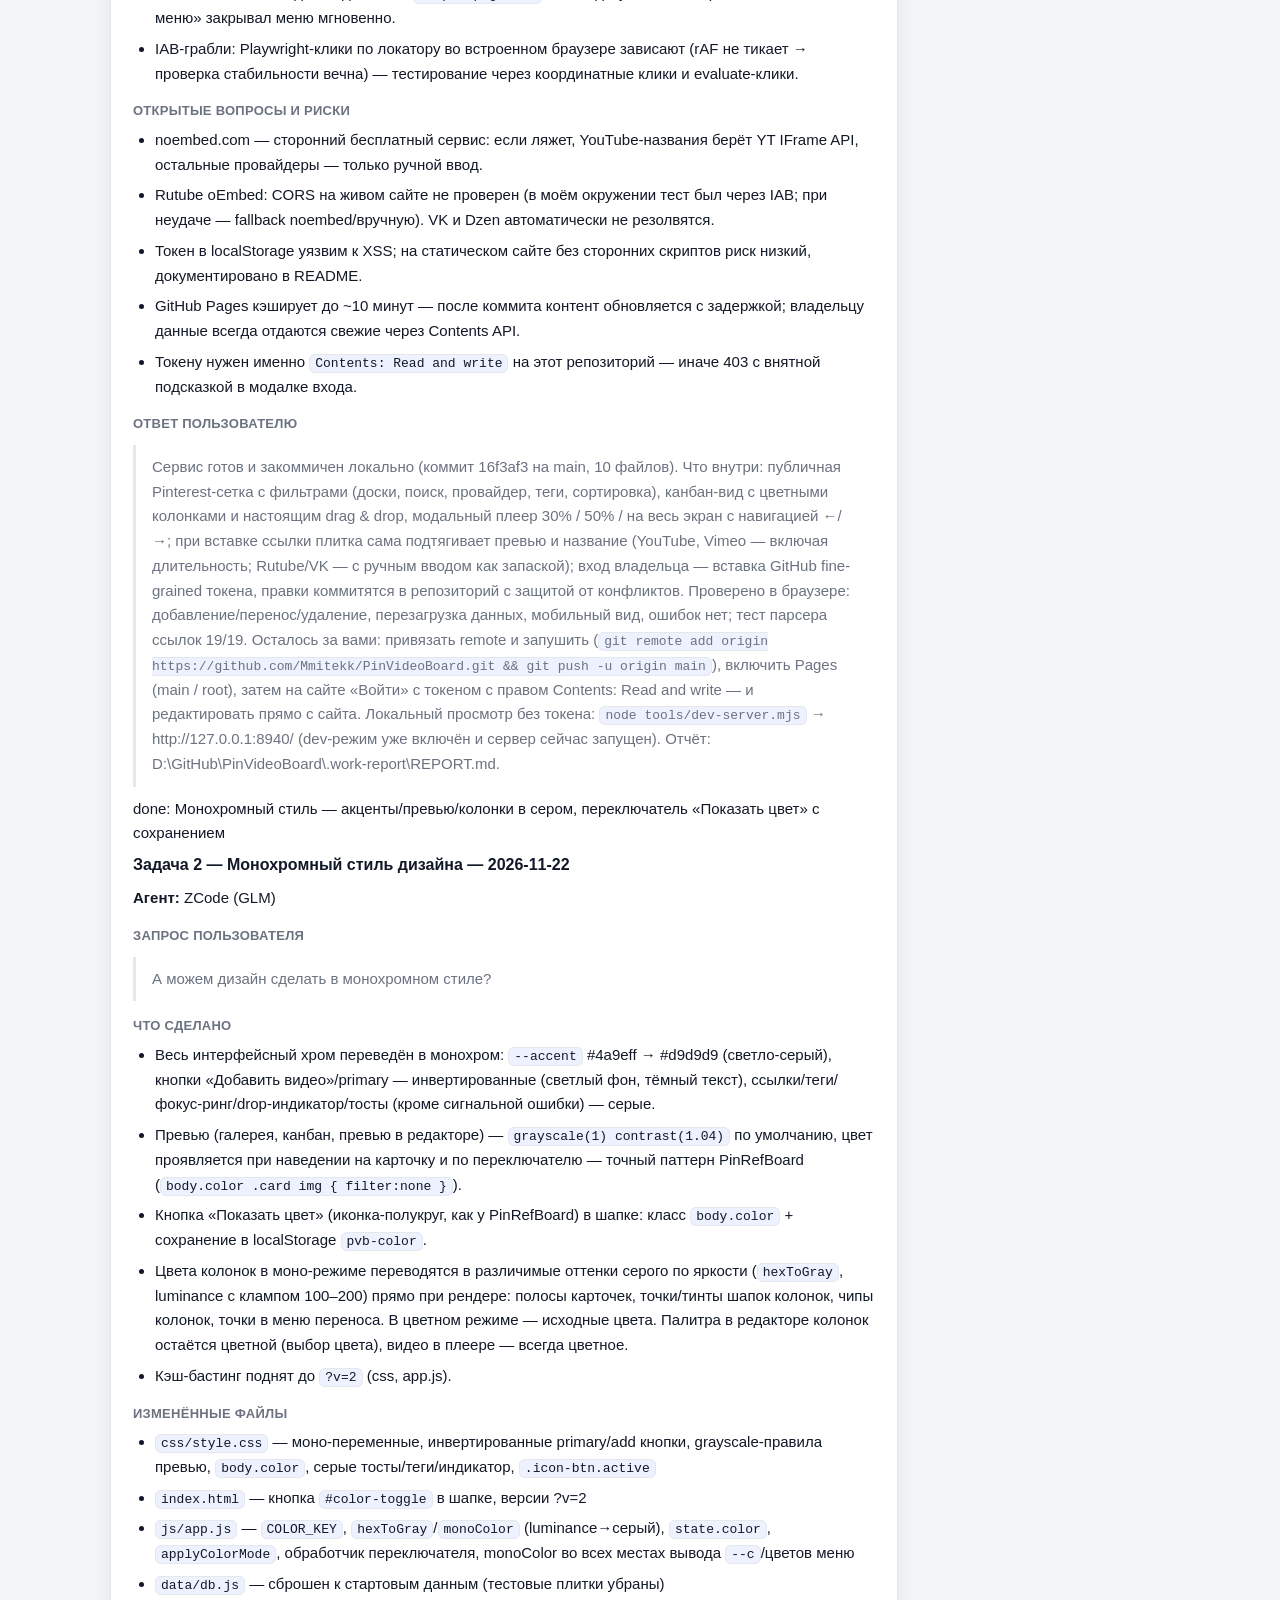
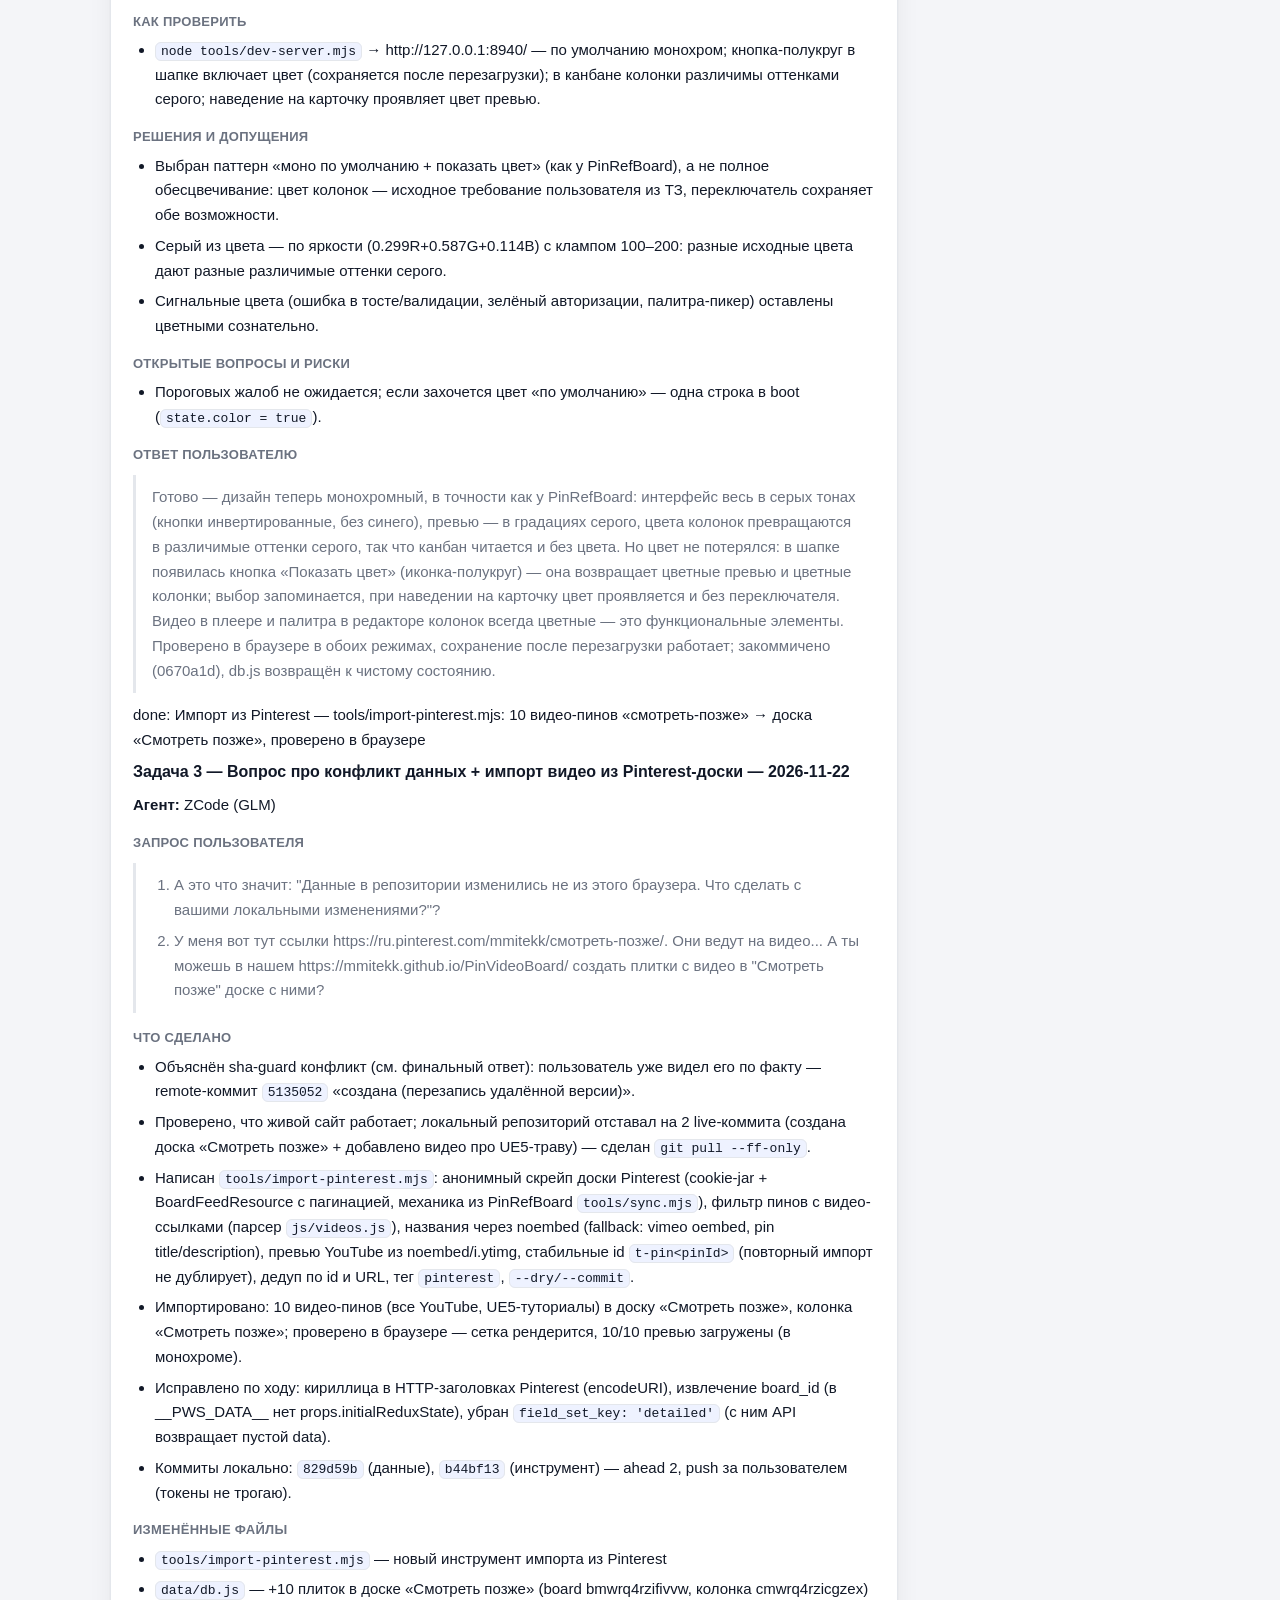
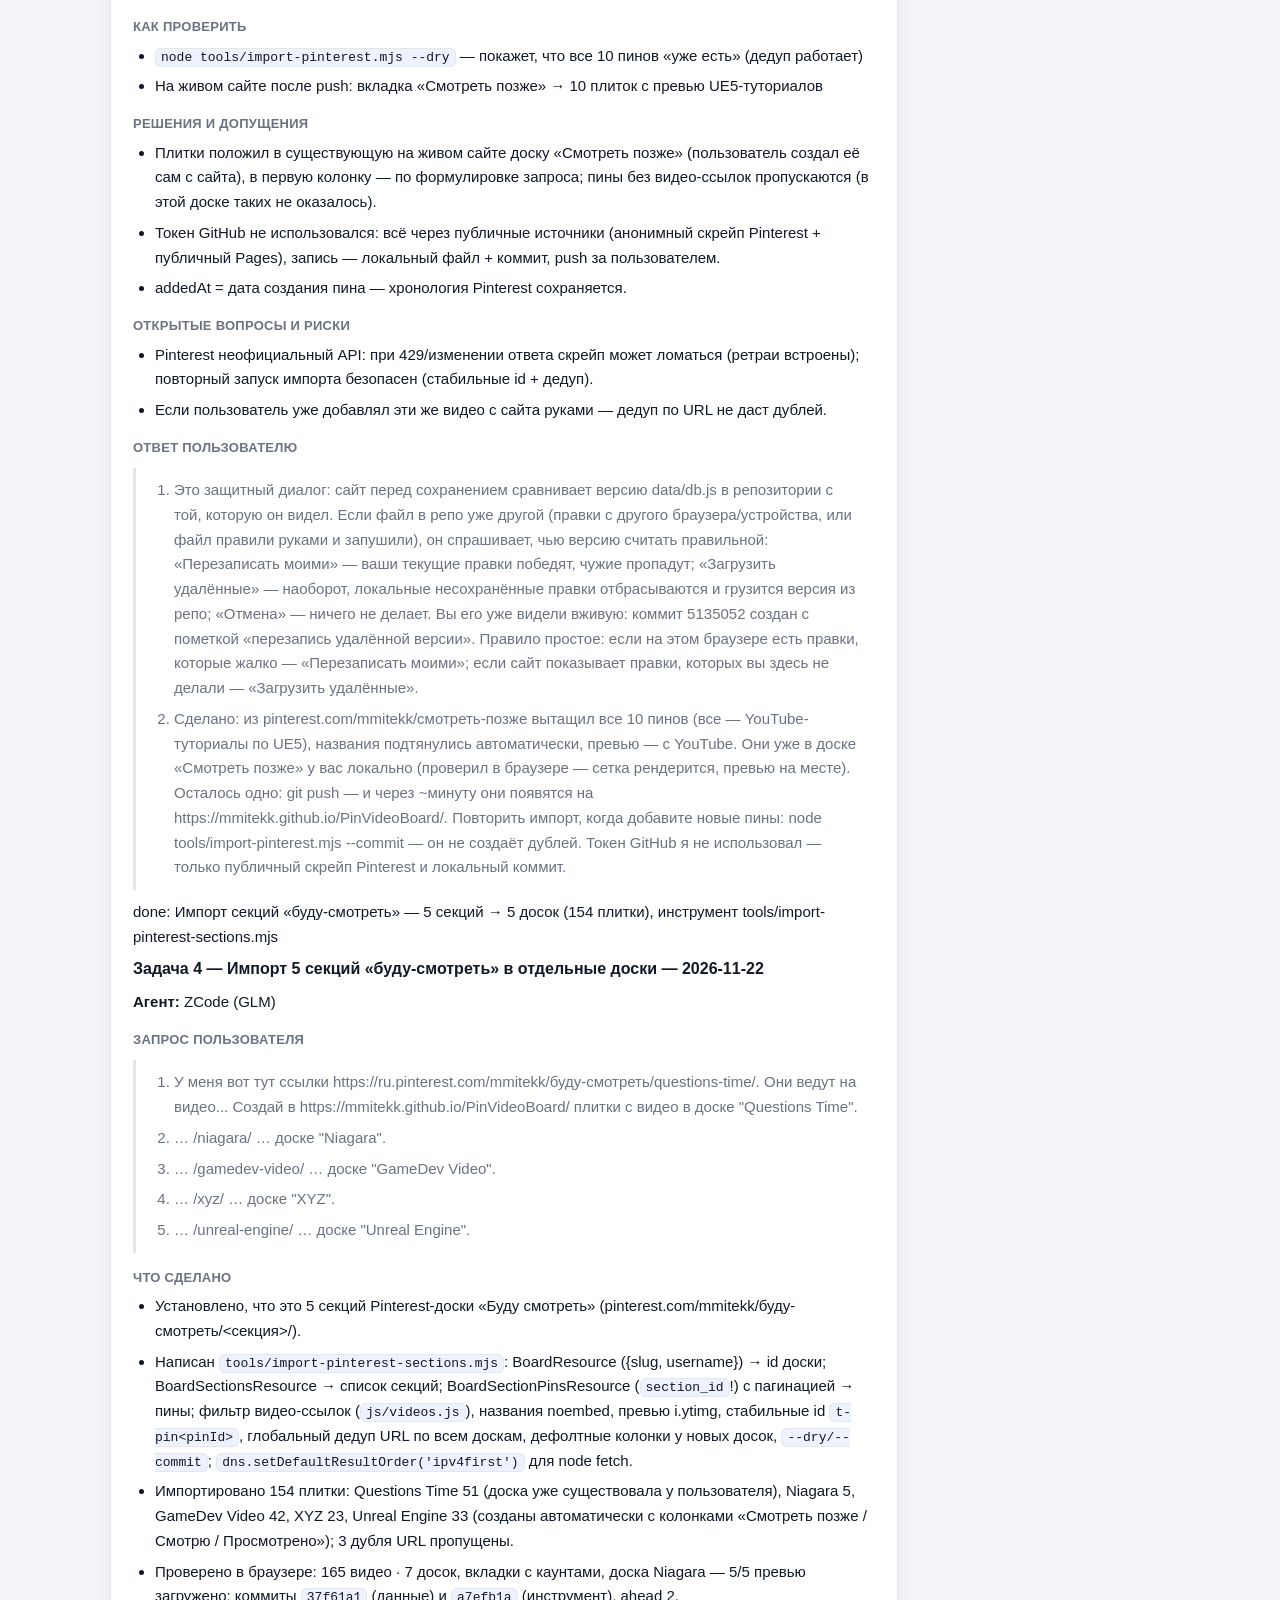
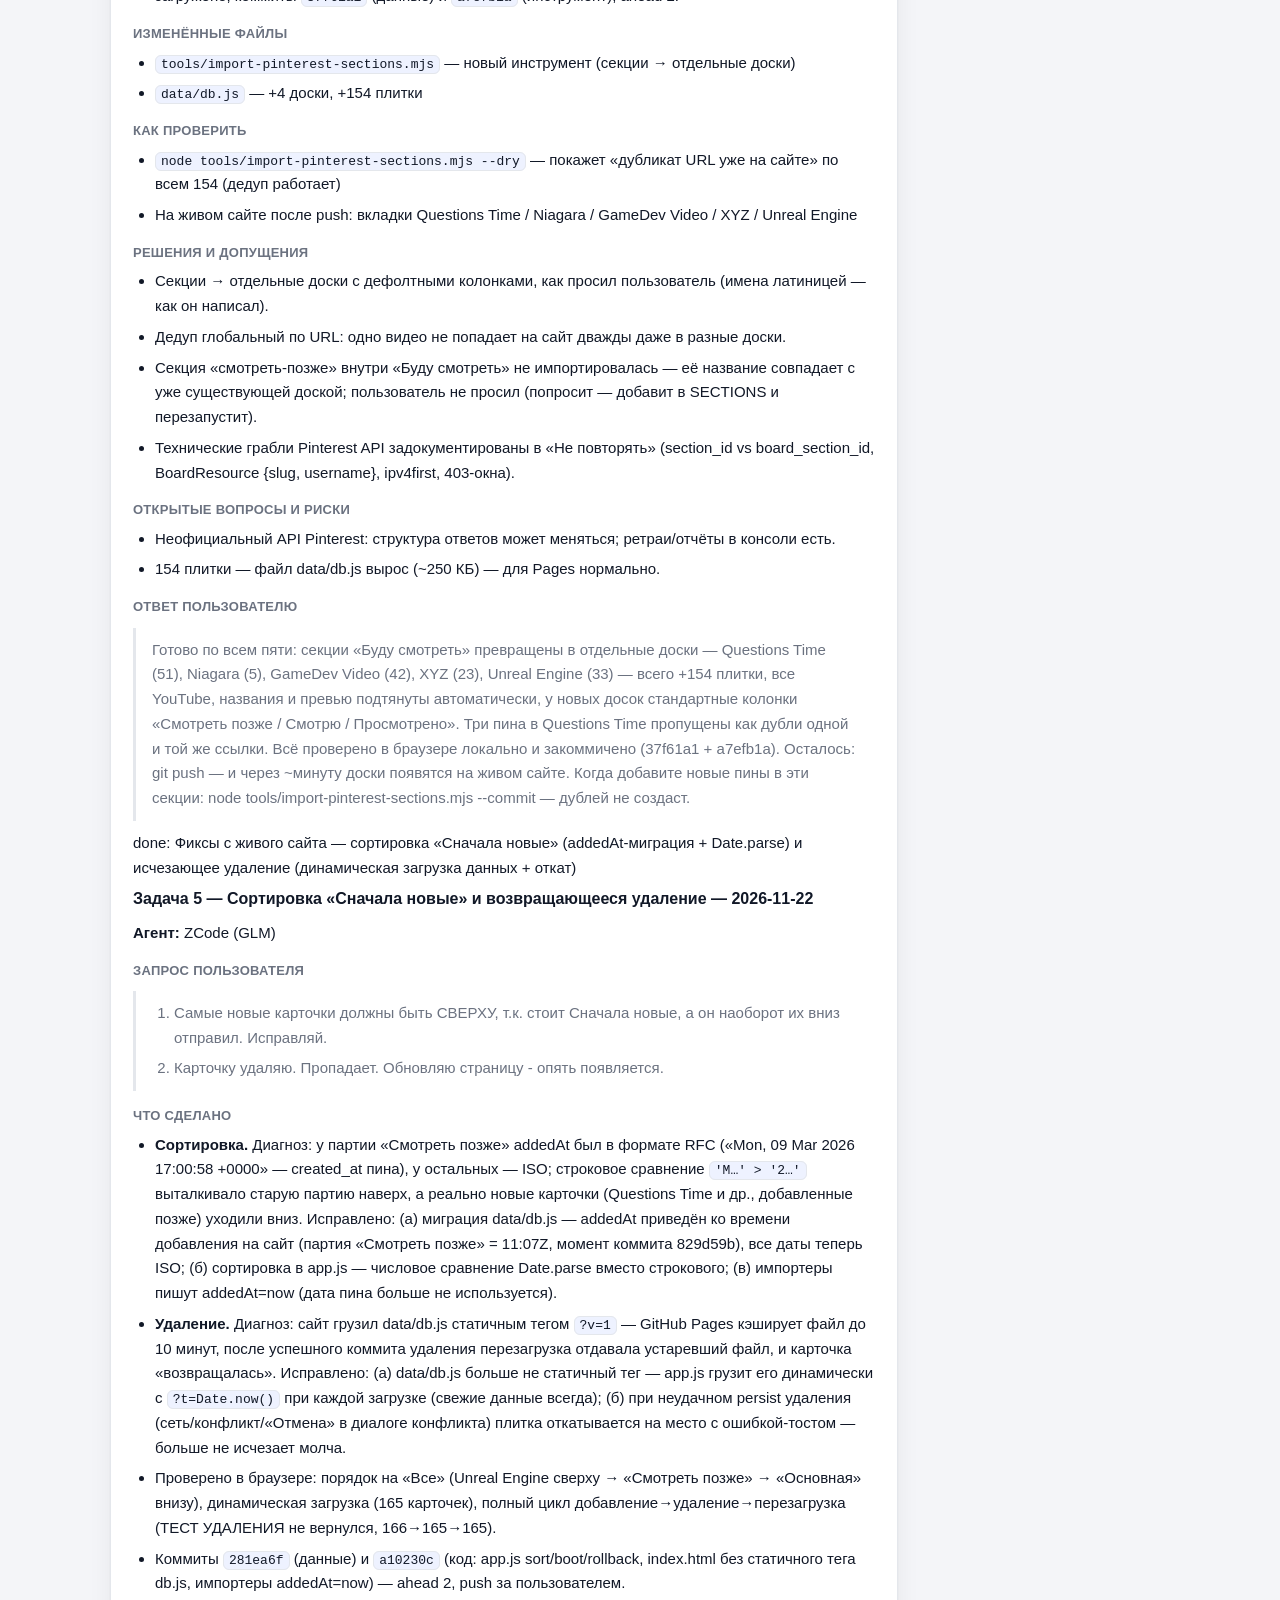
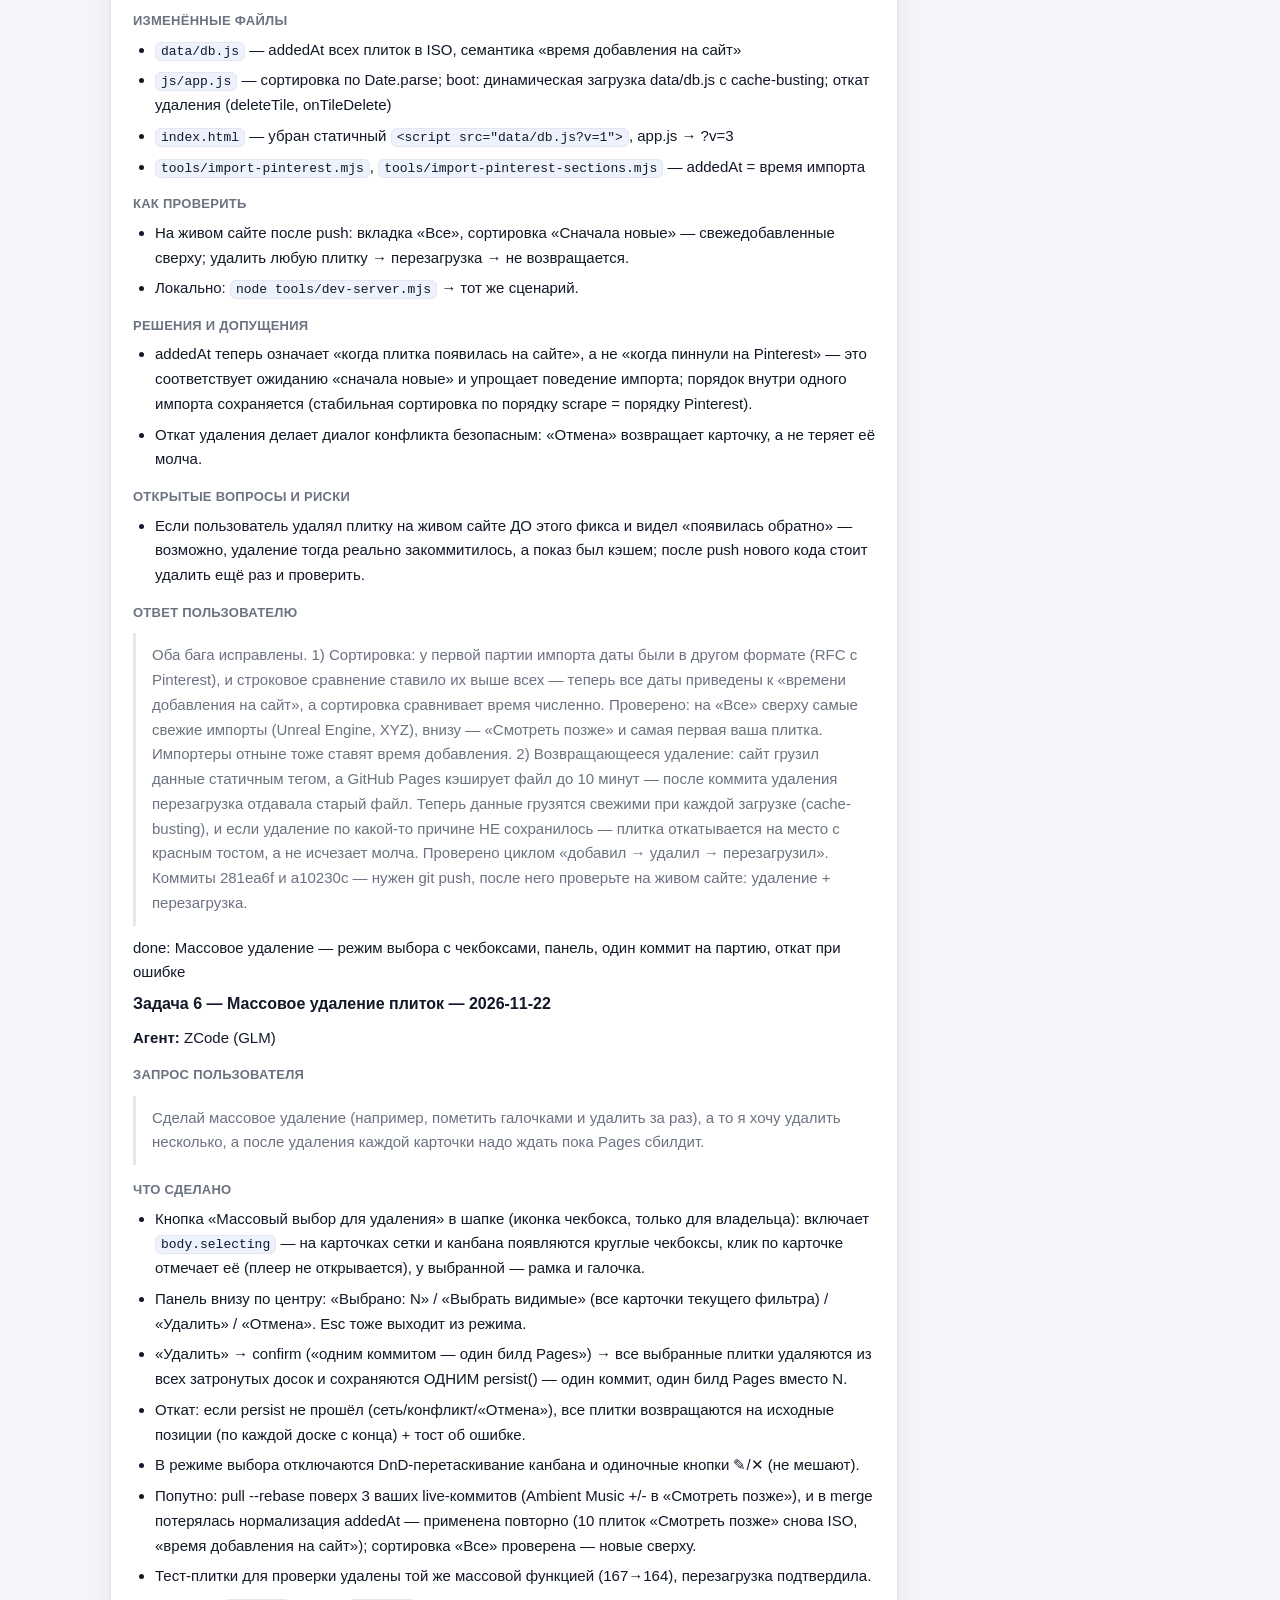
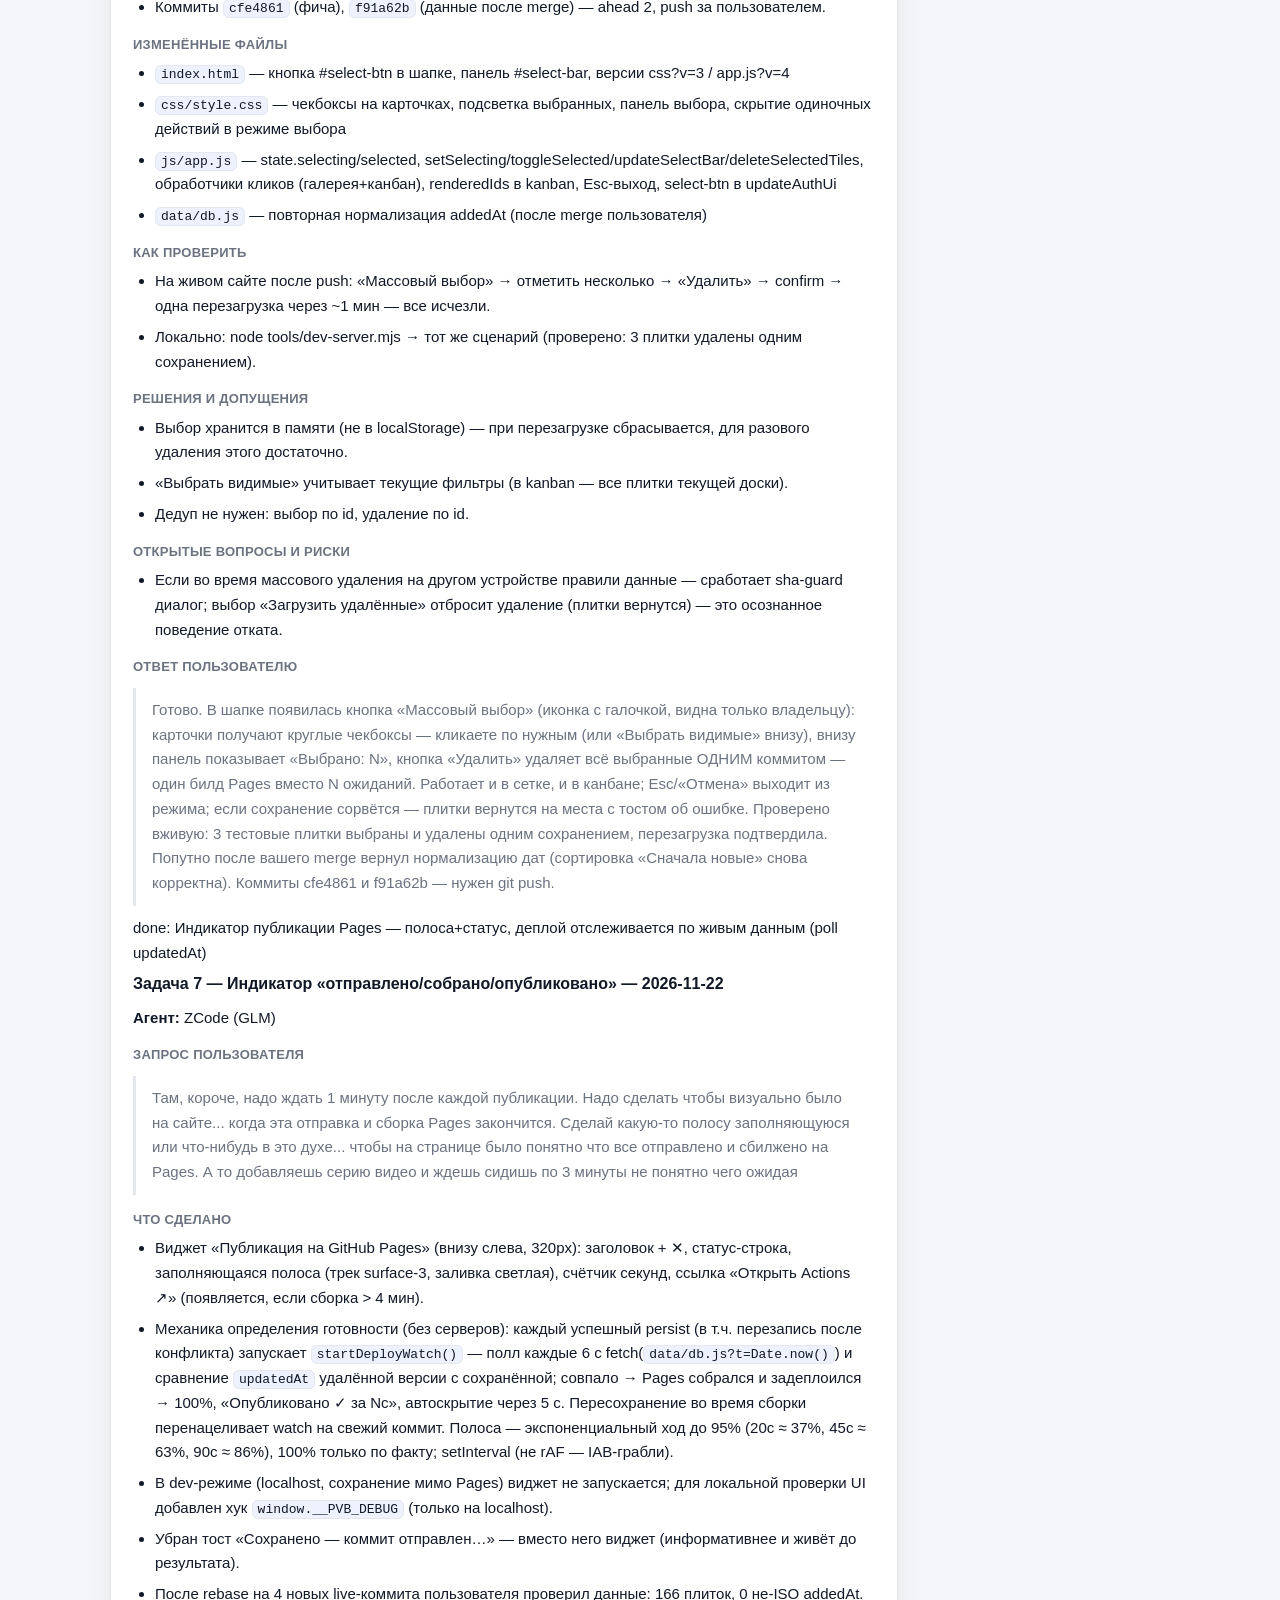
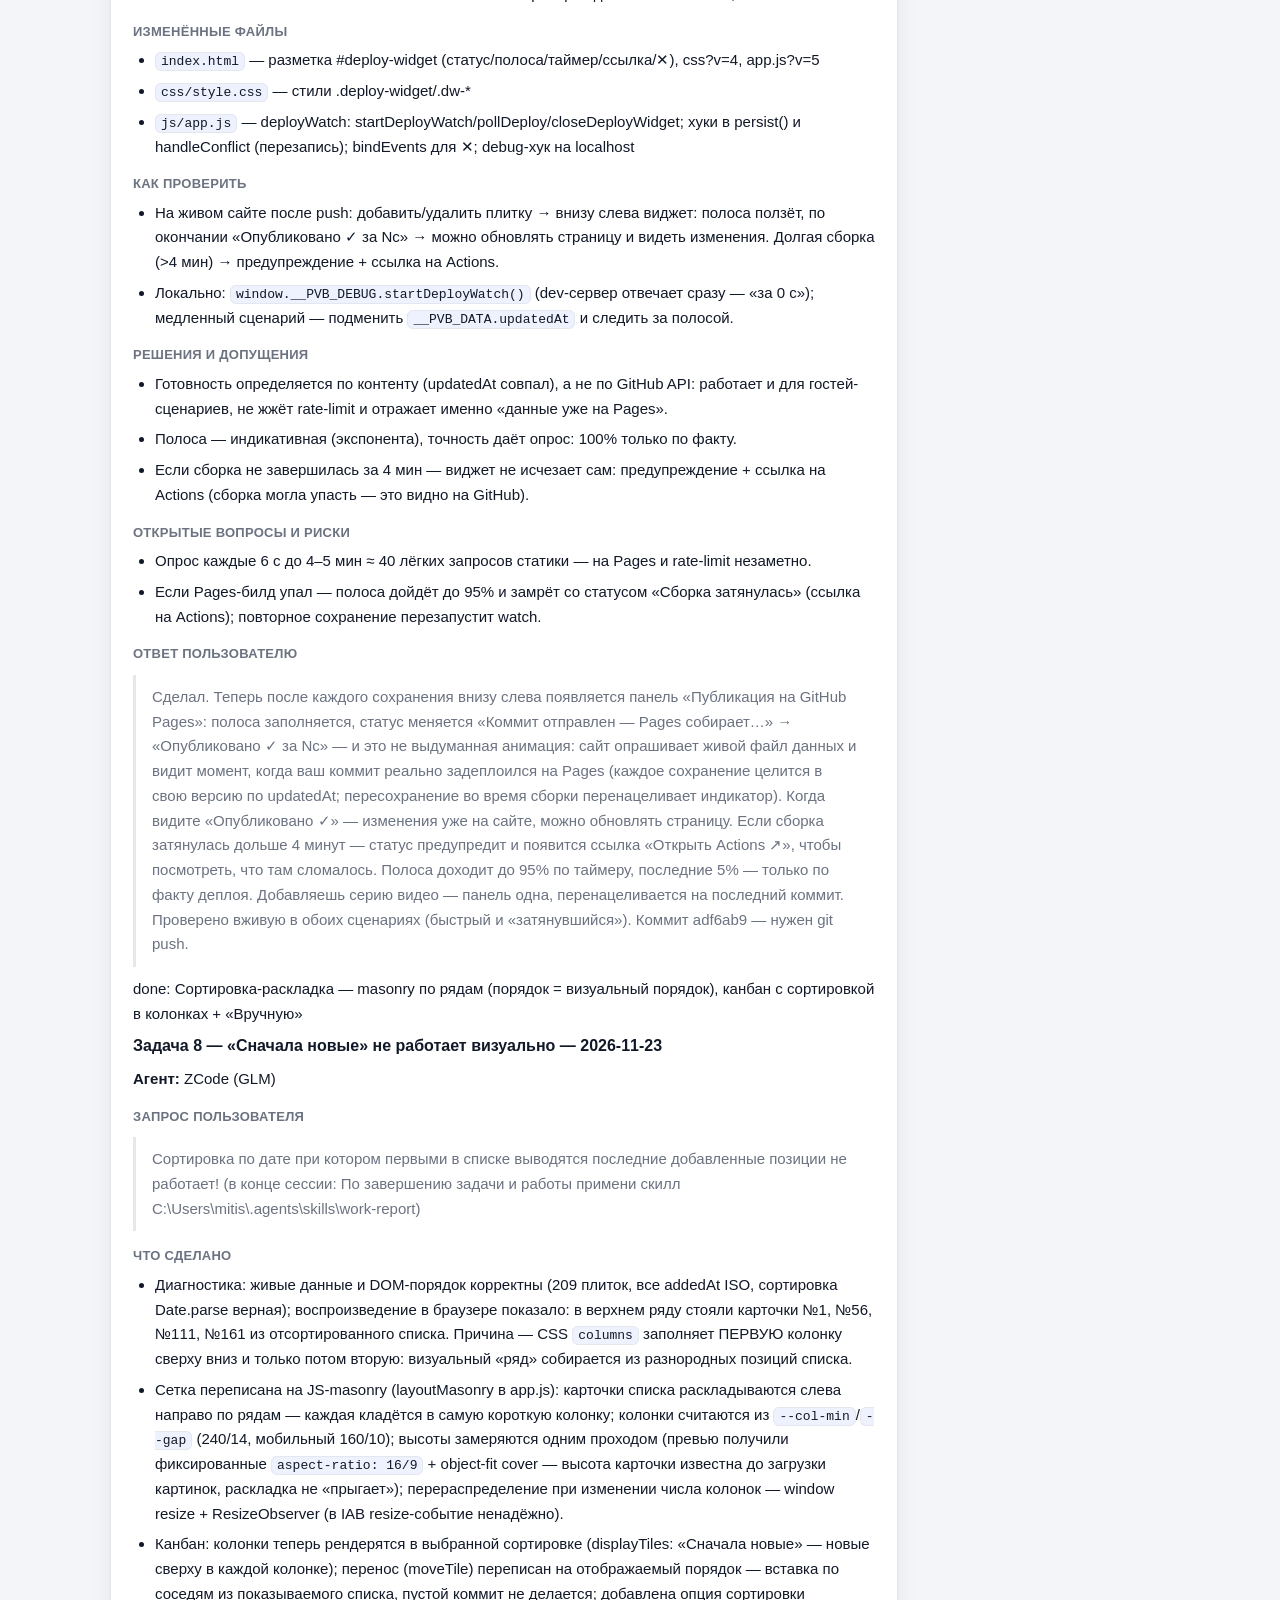
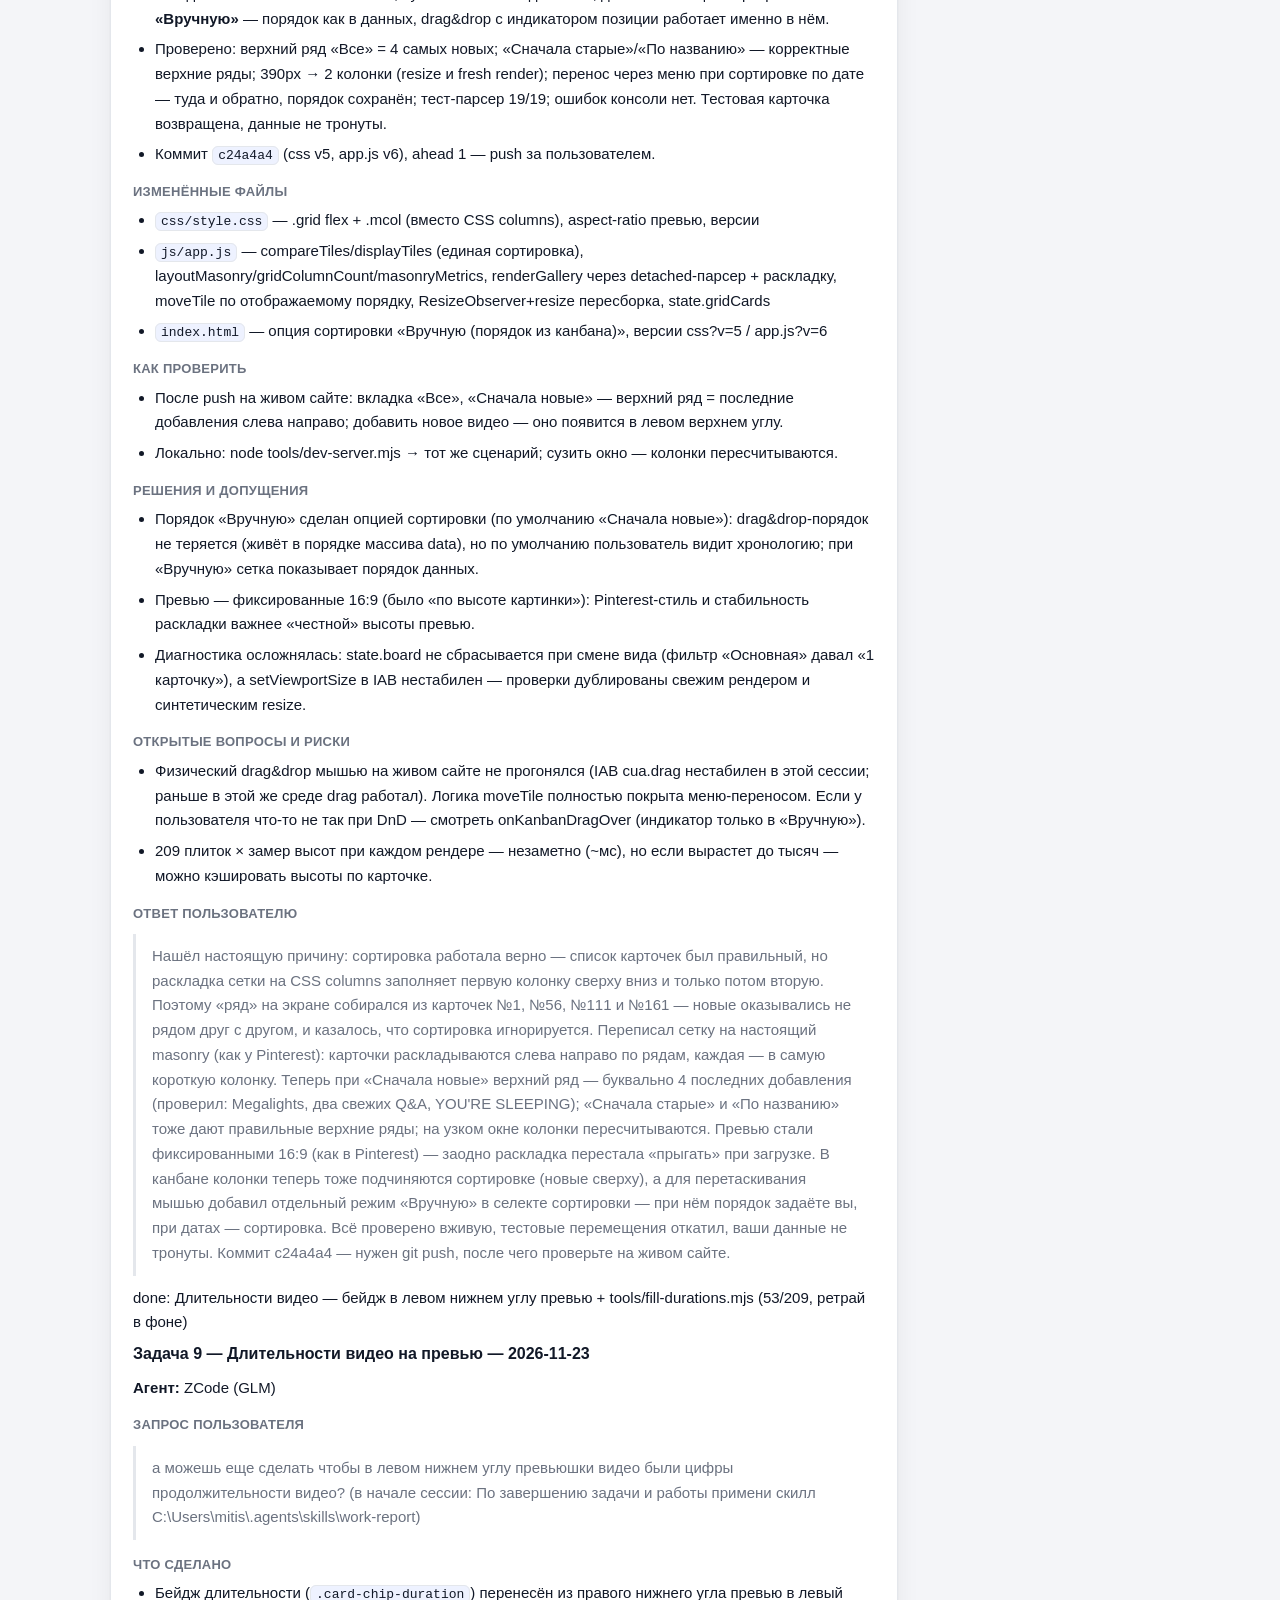
<file: .work-report/REPORT.html>
<!doctype html>
<html lang="ru">
<head>
<meta charset="utf-8" />
<meta name="viewport" content="width=device-width, initial-scale=1" />
<title>PinVideoBoard — видео-доски для GitHub Pages</title>
<style>
:root{
  --bg:#f4f5f8; --panel:#ffffff; --ink:#111827; --muted:#6b7280; --line:#e4e7ec;
  --accent:#4f46e5; --accent-soft:#eef2ff; --code-bg:#0f172a; --code-ink:#e2e8f0;
  --ok:#047857; --shadow:0 1px 2px rgba(16,24,40,.06),0 8px 24px rgba(16,24,40,.06);
}
@media (prefers-color-scheme: dark){
  :root{ --bg:#0b1020; --panel:#141b2d; --ink:#e7eaf0; --muted:#98a2b3; --line:#263149;
    --accent:#8b8cf7; --accent-soft:#1b2340; --code-bg:#070b16; --code-ink:#d8dee9;
    --ok:#34d399; --shadow:0 1px 2px rgba(0,0,0,.4),0 10px 30px rgba(0,0,0,.35); }
}
*{box-sizing:border-box}
body{margin:0;background:var(--bg);color:var(--ink);
  font:15px/1.65 -apple-system,BlinkMacSystemFont,"Segoe UI",Roboto,"Helvetica Neue",Arial,"Noto Sans",sans-serif;}
.wrap{max-width:1100px;margin:0 auto;padding:28px 20px 72px}
header.card{background:var(--panel);border:1px solid var(--line);border-radius:14px;
  padding:22px 24px;box-shadow:var(--shadow);margin-bottom:18px}
header.card h1{margin:0 0 4px;font-size:24px;letter-spacing:-.01em}
header.card .sub{color:var(--muted);font-size:13px;word-break:break-all}
.chips{display:flex;flex-wrap:wrap;gap:8px;margin-top:14px}
.chip{background:var(--accent-soft);color:var(--ink);border:1px solid var(--line);
  border-radius:999px;padding:3px 11px;font-size:12.5px}
.chip b{font-weight:600;color:var(--muted)}
.layout{display:grid;grid-template-columns:minmax(0,1fr) 250px;gap:22px;align-items:start}
.toc{position:sticky;top:18px;background:var(--panel);border:1px solid var(--line);
  border-radius:14px;padding:14px 16px;box-shadow:var(--shadow)}
.toc-t{font-size:11px;letter-spacing:.09em;text-transform:uppercase;color:var(--muted);margin-bottom:8px}
.toc ol{margin:0;padding-left:18px}
.toc li{margin:4px 0;font-size:13px;line-height:1.45}
.toc a{color:var(--ink);text-decoration:none;border-bottom:1px solid transparent}
.toc a:hover{border-bottom-color:var(--accent);color:var(--accent)}
.toc li.toc-sec{margin:6px 0 6px 0;padding-bottom:4px;border-bottom:1px solid var(--line)}
.toc li.toc-sec a{font-weight:600}
.state{background:var(--accent-soft);border:1px solid var(--line);border-left:3px solid var(--accent);
  border-radius:12px;padding:14px 18px;margin-bottom:18px}
.state h2{margin:0 0 6px;font-size:15px}
.state p{margin:0 0 4px}
.state p:last-child{margin-bottom:0}
.state strong{color:var(--accent)}
.card{background:var(--panel);border:1px solid var(--line);border-radius:14px;
  padding:18px 22px;margin-bottom:16px;box-shadow:var(--shadow);scroll-margin-top:16px}
.card h2{margin:0 0 8px;font-size:16px}
.card h3{margin:14px 0 6px;font-size:13px;letter-spacing:.02em;text-transform:uppercase;color:var(--muted)}
.card p,.card li{margin:6px 0}
.card table td:nth-child(2){white-space:nowrap}
.task{background:var(--panel);border:1px solid var(--line);border-radius:14px;
  padding:18px 22px 8px;margin-bottom:16px;box-shadow:var(--shadow);scroll-margin-top:16px}
.task-h{display:flex;align-items:center;gap:10px;margin-bottom:6px}
.task-n{flex:0 0 auto;min-width:26px;height:26px;border-radius:8px;background:var(--accent);color:#fff;
  display:inline-flex;align-items:center;justify-content:center;font-size:13px;font-weight:700}
.task-h h2{margin:0;font-size:18px;letter-spacing:-.01em}
.task-b h3{margin:18px 0 6px;font-size:14px;letter-spacing:.02em;text-transform:uppercase;color:var(--muted)}
.task-b p,.task-b li{margin:6px 0}
ul.lst,ol.lst{margin:6px 0;padding-left:22px}
ul.lst ul,ol.lst ul,ul.lst ol,ol.lst ol{margin:4px 0}
.check{color:var(--muted)}
.check.on{color:var(--ok)}
code{background:var(--accent-soft);border:1px solid var(--line);border-radius:6px;
  padding:1px 5px;font:13px/1.5 ui-monospace,SFMono-Regular,Menlo,Consolas,monospace}
pre{background:var(--code-bg);color:var(--code-ink);border-radius:10px;padding:13px 15px;
  overflow:auto;font:13px/1.6 ui-monospace,SFMono-Regular,Menlo,Consolas,monospace}
pre code{background:none;border:0;padding:0;color:inherit}
a{color:var(--accent)}
hr{border:0;border-top:1px solid var(--line);margin:18px 0}
blockquote{margin:10px 0;padding:4px 16px;border-left:3px solid var(--line);color:var(--muted)}
.tw{overflow:auto}
table{border-collapse:collapse;width:100%;font-size:14px}
th,td{border:1px solid var(--line);padding:7px 10px;text-align:left}
th{background:var(--accent-soft)}
footer{margin-top:22px;color:var(--muted);font-size:12px;text-align:center}
@media (max-width:880px){ .layout{grid-template-columns:1fr} .toc{position:static;order:-1} }
@media print{ body{background:#fff} .toc{display:none} .layout{grid-template-columns:1fr} .task{break-inside:avoid;box-shadow:none} }
</style>
</head>
<body>
<div class="wrap">
  <header class="card">
    <h1>PinVideoBoard — видео-доски для GitHub Pages</h1>
    <div class="sub">D:\GitHub\PinVideoBoard\.work-report\REPORT.md</div>
    <div class="chips"><span class="chip"><b>Область:</b> PinVideoBoard</span><span class="chip"><b>Статус:</b> done — бейджи длительности в левом нижнем углу превью (галерея и канбан)</span><span class="chip"><b>Обновлено:</b> 2026-11-24 13:02</span><span class="chip"><b>Этапы:</b> 1/1</span></div>
  </header>
  <div class="layout">
    <main>
      <section class="state" id="sec-state"><h2 id="текущее-состояние">Текущее состояние</h2><p><strong>Где остановились:</strong> Реализовано отображение бейджа длительности видео в левом нижнем углу превью карточек как в галерее, так и в канбан-колонках. Добавлено поле «Длительность» и живой бейдж в превью модального окна добавления/редактирования видео. На dev-сервер добавлен эндпоинт <code>/api/dev-duration</code>, а клиентский резолвер автоматически определяет длительность при вставке ссылки. В базе <code>data/db.js</code> восстановлены 2 пользовательских видео, потерянных при мерже, и заполнены длительности для всех 210 доступных видео. Проверено в браузере в обоих режимах (галерея и канбан) и в модалке.</p><p><strong>Что проверено:</strong> <code>tools/test-parse.mjs</code> (21/21 ok, включая <code>fmtDuration</code> и <code>parseDuration</code>); проверка браузерным агентом: бейджи длительности отображаются в левом нижнем углу превью в канбане (<code>.kb-card-thumb-wrap .card-chip-duration</code>) и в галерее (<code>.card-thumb-wrap .card-chip-duration</code>); резолв видео в модалке (<code>https://www.youtube.com/watch?v=6NwjRzHNqF8</code> -&gt; автозаполнение <code>1:20:21</code> + живой бейдж <code>1:20:21</code> в левом нижнем углу постера); синтаксическая проверка JS (<code>node --check</code>).</p><p><strong>Следующий шаг:</strong> Пользователю сделать <code>git push</code> в удалённый репозиторий GitHub.</p><p><strong>Не повторять:</strong> Не использовать мерж <code>git merge</code> поверх автоматических скриптов без проверки сохранности пользовательских видео; в канбане не оставлять превью без обёртки <code>.kb-card-thumb-wrap</code>.</p></section>
      <section class="card" id="sec-stages"><h2 id="этапы">Этапы</h2><div class="tw"><table><thead><tr><th>Этап</th><th>Статус</th><th>Итог</th></tr></thead><tbody><tr><td>Длительности видео на превью</td><td>✅ сделано</td><td>бейджи в левом нижнем углу превью (галерея и канбан), автоопределение и поле в модалке, восстановление данных</td></tr></tbody></table></div></section>
      <section class="card" id="sec-howto"><h2 id="как-продолжить">Как продолжить</h2><p><strong>Окружение:</strong> Node 24 (только встроенные модули для tools/*), curl в PATH, любой современный браузер. Зависимостей нет, сборки нет — vanilla JS.</p><p><strong>Команды:</strong> <code>node tools/dev-server.mjs</code> → http://127.0.0.1:8940/ (статика + POST /api/dev-save + GET /api/dev-duration?vid=...); <code>node tools/test-parse.mjs</code> — тесты парсера и длительностей (21 кейс); <code>node tools/fill-durations.mjs [--dry|--commit|--force|--workers N|--delay MS]</code> — массовое заполнение длительностей YouTube.</p><p><strong>Точки входа:</strong> <code>index.html</code> → <code>js/app.js</code> (приложение, рендер галереи и канбана, модалки) → <code>js/videos.js</code> (парсеры, резолверы метаданных, <code>fmtDuration</code>, <code>parseDuration</code>), <code>data/db.js</code> (данные — глобал <code>window.__PVB_DATA</code>).</p><p>done: План и архитектура — план утверждён: данные data/db.js, вход токеном, цепочка резолверов, канбан+сетка done: Реализация — 10 файлов: index, css, config/api/videos/app, data, dev-server, тест парсера, README done: Тестирование — парсер 19/19 + полный браузерный прогон сценариев, мобильный вьюпорт todo: Публикация — push пользователем, включение Pages (main/root), вход токеном на живом сайте</p><h2 id="задача-1-сервис-pinvideoboard-галерея-канбан-редактирование-с-сайта-2026-11-22">Задача 1 — Сервис PinVideoBoard: галерея + канбан + редактирование с сайта — 2026-11-22</h2><p><strong>Агент:</strong> ZCode (GLM)</p><h3 id="запрос-пользователя">Запрос пользователя</h3><blockquote><p>Мне надо создать сервис для последующего размещения на GitHub Pages (репозиторий D:\GitHub\PinVideoBoard). Сервис в котором я смогу авторизовавшись добавлять в виде канбана или Pinterest досок видео с ютуба или любого другого видео-хостинга. Я хочу чтобы при этом в карточку видео которую я создаю в сервисе автоматически подтягивалось превью видео и его название. Я также хочу чтобы можно было переносить из одной канбан колонки в другую. Чтобы каждая колонка имела свой визуальный цветовой вид. В открытой части я хочу выводить данные канбан плитки (с видео) в видео сетки подобно тому, как это сделано на Pinterest. Должна быть фильтрация и т.п. При этом в открытой части должно считываться авторизован ли я. Если авторизован, то могу добавлять, редактировать или удалять плитки, создавать новые доски (плейлисты) и т.п. Также хотелось бы открывать видео в модальном окне при необходимости меняя размер данного окна с видео (условно 50% от ширины, 30% от ширины окна или же на весь экран).</p></blockquote><h3 id="что-сделано">Что сделано</h3><ul class="lst"><li>Спроектирован и согласован план: статический vanilla-JS сайт в стиле соседнего PinRefBoard; данные — <code>data/db.js</code> (глобал <code>window.__PVB_DATA</code>); запись через GitHub Contents API с sha-guard; вход — вставка GitHub-токена (Device Flow OAuth невозможен: на <code>github.com/login/device/code</code> нет CORS — подтверждено поиском, источники в плане).</li><li>Реализованы: публичная masonry-сетка (CSS columns) с чипами провайдера/колонки/доски, тегами и цветной полосой колонки; фильтры (вкладки досок с каунтами, поиск по <code>/</code>, провайдер, тег, сортировка, сброс); канбан-вид с цветными колонками (палитра 8 цветов), HTML5 drag &amp; drop между колонками и внутри колонки + резервный перенос через меню карточки (мобильные); управление колонками (добавить/переименовать/цвет/удалить с переносом плиток) и досками (создать «+ доска»/переименовать/удалить); модальный плеер с пресетами 30% / 50% / во весь экран, навигацией ←/→, «На хостинге ↗», Esc; вход владельцем по токену с проверкой owner и сохранением в localStorage; sha-guard конфликта с выбором «перезаписать / загрузить удалённые».</li><li>Автопревью и названия: YouTube — <code>i.ytimg.com</code> (fallback-цепочка maxres→hq→mq без сети), название noembed → скрытый YT IFrame API (<code>getVideoData().title</code>) → ручной ввод; Vimeo — официальный oEmbed (CORS, даёт длительность); Rutube — oEmbed; остальное — noembed → ручной ввод; прямые mp4/webm — <code>&lt;video&gt;</code>.</li><li>DEV_MODE: на localhost сохранение идёт в <code>data/db.js</code> через <code>tools/dev-server.mjs</code> (POST /api/dev-save) без токена — на Pages флаг инертен.</li><li>Протестировано в браузере по полному сценарию (см. «Что проверено» выше), после тестов <code>data/db.js</code> возвращён к стартовому чистому состоянию.</li><li>Локальный коммит <code>16f3af3</code> на <code>main</code> (10 файлов, без push).</li></ul><h3 id="изменённые-файлы">Изменённые файлы</h3><ul class="lst"><li><code>index.html</code> — страница: шапка, сетка, канбан, модалки (плеер, плитка, колонка, доска, вход, confirm)</li><li><code>css/style.css</code> — тёмная тема в конвенциях PinRefBoard, masonry, канбан, DnD-индикаторы, плеер</li><li><code>js/config.js</code> — owner <code>Mmitekk</code>, repo, ветка, DEV_MODE</li><li><code>js/api.js</code> — GitHub Contents API: вход/валидация токена, чтение/запись файла, sha-guard</li><li><code>js/videos.js</code> — парсеры ссылок (YT/Vimeo/Rutube/VK/direct/other) + резолверы + embed-URL</li><li><code>js/app.js</code> — приложение: стейт, рендер, фильтры, DnD, меню, модалки, auth-UI</li><li><code>data/db.js</code> — стартовые данные: доска «Основная» с 3 цветными колонками</li><li><code>tools/dev-server.mjs</code> — локальный сервер 127.0.0.1:8940 + /api/dev-save</li><li><code>tools/test-parse.mjs</code> — тест парсера ссылок (19 кейсов)</li><li><code>README.md</code> — возможности, публикация, создание токена, локальная разработка, схема данных</li></ul><h3 id="как-проверить">Как проверить</h3><ul class="lst"><li><code>node tools/test-parse.mjs</code> — 19/19 ok</li><li><code>node tools/dev-server.mjs</code> → http://127.0.0.1:8940/ — «+ Добавить видео» → вставить YouTube-ссылку → «Определить» → название/превью получены → «Сохранить» → карточка в сетке; вкладка канбана → перетаскивание мышью и через «⋮»; плеер 30/50/⤢; после перезагрузки данные на месте (dev-save)</li><li>На живом сайте после публикации: «Войти» → fine-grained токен (Contents: Read and write на PinVideoBoard) → правки коммитятся в репозиторий</li></ul><h3 id="решения-и-допущения">Решения и допущения</h3><ul class="lst"><li>Вход по вставке токена, а не OAuth: CORS GitHub закрыт для device flow из браузера (проверено WebSearch), а серверный прокси противоречит идее «только Pages»; подход как у Prose.io.</li><li>Данные — <code>data/db.js</code> (JS-глобал), а не JSON: конвенция PinRefBoard, работает и на file://; парсинг удалённой версии — срез префикса присваивания.</li><li>Репозиторий уже был git-init'нут пользователем (README, .gitattributes <code>* text=auto</code>); коммит сделал локально, push не выполнял (привычка пользователя из PinRefBoard — пушить самому, токены не трогать).</li><li>В тесте парсера найден и исправлен баг регулярки <code>watch\?.*?[?&amp;]v=</code> (съедала единственный <code>?</code> у простых ссылок) → <code>watch\?(?:[^#]*[?&amp;])?v=</code>; заодно появился постоянный тест-файл.</li><li>Клик-меню колонок/доски: добавлен <code>stopPropagation</code>, иначе документный обработчик «клик мимо меню» закрывал меню мгновенно.</li><li>IAB-грабли: Playwright-клики по локатору во встроенном браузере зависают (rAF не тикает → проверка стабильности вечна) — тестирование через координатные клики и evaluate-клики.</li></ul><h3 id="открытые-вопросы-и-риски">Открытые вопросы и риски</h3><ul class="lst"><li>noembed.com — сторонний бесплатный сервис: если ляжет, YouTube-названия берёт YT IFrame API, остальные провайдеры — только ручной ввод.</li><li>Rutube oEmbed: CORS на живом сайте не проверен (в моём окружении тест был через IAB; при неудаче — fallback noembed/вручную). VK и Dzen автоматически не резолвятся.</li><li>Токен в localStorage уязвим к XSS; на статическом сайте без сторонних скриптов риск низкий, документировано в README.</li><li>GitHub Pages кэширует до ~10 минут — после коммита контент обновляется с задержкой; владельцу данные всегда отдаются свежие через Contents API.</li><li>Токену нужен именно <code>Contents: Read and write</code> на этот репозиторий — иначе 403 с внятной подсказкой в модалке входа.</li></ul><h3 id="ответ-пользователю">Ответ пользователю</h3><blockquote><p>Сервис готов и закоммичен локально (коммит 16f3af3 на main, 10 файлов). Что внутри: публичная Pinterest-сетка с фильтрами (доски, поиск, провайдер, теги, сортировка), канбан-вид с цветными колонками и настоящим drag &amp; drop, модальный плеер 30% / 50% / на весь экран с навигацией ←/→; при вставке ссылки плитка сама подтягивает превью и название (YouTube, Vimeo — включая длительность; Rutube/VK — с ручным вводом как запаской); вход владельца — вставка GitHub fine-grained токена, правки коммитятся в репозиторий с защитой от конфликтов. Проверено в браузере: добавление/перенос/удаление, перезагрузка данных, мобильный вид, ошибок нет; тест парсера ссылок 19/19. Осталось за вами: привязать remote и запушить (<code>git remote add origin https://github.com/Mmitekk/PinVideoBoard.git &amp;&amp; git push -u origin main</code>), включить Pages (main / root), затем на сайте «Войти» с токеном с правом Contents: Read and write — и редактировать прямо с сайта. Локальный просмотр без токена: <code>node tools/dev-server.mjs</code> → http://127.0.0.1:8940/ (dev-режим уже включён и сервер сейчас запущен). Отчёт: D:\GitHub\PinVideoBoard\.work-report\REPORT.md.</p></blockquote><p>done: Монохромный стиль — акценты/превью/колонки в сером, переключатель «Показать цвет» с сохранением</p><h2 id="задача-2-монохромный-стиль-дизайна-2026-11-22">Задача 2 — Монохромный стиль дизайна — 2026-11-22</h2><p><strong>Агент:</strong> ZCode (GLM)</p><h3 id="запрос-пользователя-2">Запрос пользователя</h3><blockquote><p>А можем дизайн сделать в монохромном стиле?</p></blockquote><h3 id="что-сделано-2">Что сделано</h3><ul class="lst"><li>Весь интерфейсный хром переведён в монохром: <code>--accent</code> #4a9eff → #d9d9d9 (светло-серый), кнопки «Добавить видео»/primary — инвертированные (светлый фон, тёмный текст), ссылки/теги/фокус-ринг/drop-индикатор/тосты (кроме сигнальной ошибки) — серые.</li><li>Превью (галерея, канбан, превью в редакторе) — <code>grayscale(1) contrast(1.04)</code> по умолчанию, цвет проявляется при наведении на карточку и по переключателю — точный паттерн PinRefBoard (<code>body.color .card img { filter:none }</code>).</li><li>Кнопка «Показать цвет» (иконка-полукруг, как у PinRefBoard) в шапке: класс <code>body.color</code> + сохранение в localStorage <code>pvb-color</code>.</li><li>Цвета колонок в моно-режиме переводятся в различимые оттенки серого по яркости (<code>hexToGray</code>, luminance с клампом 100–200) прямо при рендере: полосы карточек, точки/тинты шапок колонок, чипы колонок, точки в меню переноса. В цветном режиме — исходные цвета. Палитра в редакторе колонок остаётся цветной (выбор цвета), видео в плеере — всегда цветное.</li><li>Кэш-бастинг поднят до <code>?v=2</code> (css, app.js).</li></ul><h3 id="изменённые-файлы-2">Изменённые файлы</h3><ul class="lst"><li><code>css/style.css</code> — моно-переменные, инвертированные primary/add кнопки, grayscale-правила превью, <code>body.color</code>, серые тосты/теги/индикатор, <code>.icon-btn.active</code></li><li><code>index.html</code> — кнопка <code>#color-toggle</code> в шапке, версии ?v=2</li><li><code>js/app.js</code> — <code>COLOR_KEY</code>, <code>hexToGray</code>/<code>monoColor</code> (luminance→серый), <code>state.color</code>, <code>applyColorMode</code>, обработчик переключателя, monoColor во всех местах вывода <code>--c</code>/цветов меню</li><li><code>data/db.js</code> — сброшен к стартовым данным (тестовые плитки убраны)</li></ul><h3 id="как-проверить-2">Как проверить</h3><ul class="lst"><li><code>node tools/dev-server.mjs</code> → http://127.0.0.1:8940/ — по умолчанию монохром; кнопка-полукруг в шапке включает цвет (сохраняется после перезагрузки); в канбане колонки различимы оттенками серого; наведение на карточку проявляет цвет превью.</li></ul><h3 id="решения-и-допущения-2">Решения и допущения</h3><ul class="lst"><li>Выбран паттерн «моно по умолчанию + показать цвет» (как у PinRefBoard), а не полное обесцвечивание: цвет колонок — исходное требование пользователя из ТЗ, переключатель сохраняет обе возможности.</li><li>Серый из цвета — по яркости (0.299R+0.587G+0.114B) с клампом 100–200: разные исходные цвета дают разные различимые оттенки серого.</li><li>Сигнальные цвета (ошибка в тосте/валидации, зелёный авторизации, палитра-пикер) оставлены цветными сознательно.</li></ul><h3 id="открытые-вопросы-и-риски-2">Открытые вопросы и риски</h3><ul class="lst"><li>Пороговых жалоб не ожидается; если захочется цвет «по умолчанию» — одна строка в boot (<code>state.color = true</code>).</li></ul><h3 id="ответ-пользователю-2">Ответ пользователю</h3><blockquote><p>Готово — дизайн теперь монохромный, в точности как у PinRefBoard: интерфейс весь в серых тонах (кнопки инвертированные, без синего), превью — в градациях серого, цвета колонок превращаются в различимые оттенки серого, так что канбан читается и без цвета. Но цвет не потерялся: в шапке появилась кнопка «Показать цвет» (иконка-полукруг) — она возвращает цветные превью и цветные колонки; выбор запоминается, при наведении на карточку цвет проявляется и без переключателя. Видео в плеере и палитра в редакторе колонок всегда цветные — это функциональные элементы. Проверено в браузере в обоих режимах, сохранение после перезагрузки работает; закоммичено (0670a1d), db.js возвращён к чистому состоянию.</p></blockquote><p>done: Импорт из Pinterest — tools/import-pinterest.mjs: 10 видео-пинов «смотреть-позже» → доска «Смотреть позже», проверено в браузере</p><h2 id="задача-3-вопрос-про-конфликт-данных-импорт-видео-из-pinterest-доски-2026-11-22">Задача 3 — Вопрос про конфликт данных + импорт видео из Pinterest-доски — 2026-11-22</h2><p><strong>Агент:</strong> ZCode (GLM)</p><h3 id="запрос-пользователя-3">Запрос пользователя</h3><blockquote><ol class="lst"><li>А это что значит: "Данные в репозитории изменились не из этого браузера. Что сделать с вашими локальными изменениями?"?</li><li>У меня вот тут ссылки https://ru.pinterest.com/mmitekk/смотреть-позже/. Они ведут на видео... А ты можешь в нашем https://mmitekk.github.io/PinVideoBoard/ создать плитки с видео в "Смотреть позже" доске с ними?</li></ol></blockquote><h3 id="что-сделано-3">Что сделано</h3><ul class="lst"><li>Объяснён sha-guard конфликт (см. финальный ответ): пользователь уже видел его по факту — remote-коммит <code>5135052</code> «создана (перезапись удалённой версии)».</li><li>Проверено, что живой сайт работает; локальный репозиторий отставал на 2 live-коммита (создана доска «Смотреть позже» + добавлено видео про UE5-траву) — сделан <code>git pull --ff-only</code>.</li><li>Написан <code>tools/import-pinterest.mjs</code>: анонимный скрейп доски Pinterest (cookie-jar + BoardFeedResource с пагинацией, механика из PinRefBoard <code>tools/sync.mjs</code>), фильтр пинов с видео-ссылками (парсер <code>js/videos.js</code>), названия через noembed (fallback: vimeo oembed, pin title/description), превью YouTube из noembed/i.ytimg, стабильные id <code>t-pin&lt;pinId&gt;</code> (повторный импорт не дублирует), дедуп по id и URL, тег <code>pinterest</code>, <code>--dry/--commit</code>.</li><li>Импортировано: 10 видео-пинов (все YouTube, UE5-туториалы) в доску «Смотреть позже», колонка «Смотреть позже»; проверено в браузере — сетка рендерится, 10/10 превью загружены (в монохроме).</li><li>Исправлено по ходу: кириллица в HTTP-заголовках Pinterest (encodeURI), извлечение board_id (в __PWS_DATA__ нет props.initialReduxState), убран <code>field_set_key: 'detailed'</code> (с ним API возвращает пустой data).</li><li>Коммиты локально: <code>829d59b</code> (данные), <code>b44bf13</code> (инструмент) — ahead 2, push за пользователем (токены не трогаю).</li></ul><h3 id="изменённые-файлы-3">Изменённые файлы</h3><ul class="lst"><li><code>tools/import-pinterest.mjs</code> — новый инструмент импорта из Pinterest</li><li><code>data/db.js</code> — +10 плиток в доске «Смотреть позже» (board bmwrq4rzifivvw, колонка cmwrq4rzicgzex)</li></ul><h3 id="как-проверить-3">Как проверить</h3><ul class="lst"><li><code>node tools/import-pinterest.mjs --dry</code> — покажет, что все 10 пинов «уже есть» (дедуп работает)</li><li>На живом сайте после push: вкладка «Смотреть позже» → 10 плиток с превью UE5-туториалов</li></ul><h3 id="решения-и-допущения-3">Решения и допущения</h3><ul class="lst"><li>Плитки положил в существующую на живом сайте доску «Смотреть позже» (пользователь создал её сам с сайта), в первую колонку — по формулировке запроса; пины без видео-ссылок пропускаются (в этой доске таких не оказалось).</li><li>Токен GitHub не использовался: всё через публичные источники (анонимный скрейп Pinterest + публичный Pages), запись — локальный файл + коммит, push за пользователем.</li><li>addedAt = дата создания пина — хронология Pinterest сохраняется.</li></ul><h3 id="открытые-вопросы-и-риски-3">Открытые вопросы и риски</h3><ul class="lst"><li>Pinterest неофициальный API: при 429/изменении ответа скрейп может ломаться (ретраи встроены); повторный запуск импорта безопасен (стабильные id + дедуп).</li><li>Если пользователь уже добавлял эти же видео с сайта руками — дедуп по URL не даст дублей.</li></ul><h3 id="ответ-пользователю-3">Ответ пользователю</h3><blockquote><ol class="lst"><li>Это защитный диалог: сайт перед сохранением сравнивает версию data/db.js в репозитории с той, которую он видел. Если файл в репо уже другой (правки с другого браузера/устройства, или файл правили руками и запушили), он спрашивает, чью версию считать правильной: «Перезаписать моими» — ваши текущие правки победят, чужие пропадут; «Загрузить удалённые» — наоборот, локальные несохранённые правки отбрасываются и грузится версия из репо; «Отмена» — ничего не делает. Вы его уже видели вживую: коммит 5135052 создан с пометкой «перезапись удалённой версии». Правило простое: если на этом браузере есть правки, которые жалко — «Перезаписать моими»; если сайт показывает правки, которых вы здесь не делали — «Загрузить удалённые».</li><li>Сделано: из pinterest.com/mmitekk/смотреть-позже вытащил все 10 пинов (все — YouTube-туториалы по UE5), названия подтянулись автоматически, превью — с YouTube. Они уже в доске «Смотреть позже» у вас локально (проверил в браузере — сетка рендерится, превью на месте). Осталось одно: git push — и через ~минуту они появятся на https://mmitekk.github.io/PinVideoBoard/. Повторить импорт, когда добавите новые пины: node tools/import-pinterest.mjs --commit — он не создаёт дублей. Токен GitHub я не использовал — только публичный скрейп Pinterest и локальный коммит.</li></ol></blockquote><p>done: Импорт секций «буду-смотреть» — 5 секций → 5 досок (154 плитки), инструмент tools/import-pinterest-sections.mjs</p><h2 id="задача-4-импорт-5-секций-буду-смотреть-в-отдельные-доски-2026-11-22">Задача 4 — Импорт 5 секций «буду-смотреть» в отдельные доски — 2026-11-22</h2><p><strong>Агент:</strong> ZCode (GLM)</p><h3 id="запрос-пользователя-4">Запрос пользователя</h3><blockquote><ol class="lst"><li>У меня вот тут ссылки https://ru.pinterest.com/mmitekk/буду-смотреть/questions-time/. Они ведут на видео... Создай в https://mmitekk.github.io/PinVideoBoard/ плитки с видео в доске "Questions Time".</li><li>… /niagara/ … доске "Niagara".</li><li>… /gamedev-video/ … доске "GameDev Video".</li><li>… /xyz/ … доске "XYZ".</li><li>… /unreal-engine/ … доске "Unreal Engine".</li></ol></blockquote><h3 id="что-сделано-4">Что сделано</h3><ul class="lst"><li>Установлено, что это 5 секций Pinterest-доски «Буду смотреть» (pinterest.com/mmitekk/буду-смотреть/&lt;секция&gt;/).</li><li>Написан <code>tools/import-pinterest-sections.mjs</code>: BoardResource ({slug, username}) → id доски; BoardSectionsResource → список секций; BoardSectionPinsResource (<code>section_id</code>!) с пагинацией → пины; фильтр видео-ссылок (<code>js/videos.js</code>), названия noembed, превью i.ytimg, стабильные id <code>t-pin&lt;pinId&gt;</code>, глобальный дедуп URL по всем доскам, дефолтные колонки у новых досок, <code>--dry/--commit</code>; <code>dns.setDefaultResultOrder('ipv4first')</code> для node fetch.</li><li>Импортировано 154 плитки: Questions Time 51 (доска уже существовала у пользователя), Niagara 5, GameDev Video 42, XYZ 23, Unreal Engine 33 (созданы автоматически с колонками «Смотреть позже / Смотрю / Просмотрено»); 3 дубля URL пропущены.</li><li>Проверено в браузере: 165 видео · 7 досок, вкладки с каунтами, доска Niagara — 5/5 превью загружено; коммиты <code>37f61a1</code> (данные) и <code>a7efb1a</code> (инструмент), ahead 2.</li></ul><h3 id="изменённые-файлы-4">Изменённые файлы</h3><ul class="lst"><li><code>tools/import-pinterest-sections.mjs</code> — новый инструмент (секции → отдельные доски)</li><li><code>data/db.js</code> — +4 доски, +154 плитки</li></ul><h3 id="как-проверить-4">Как проверить</h3><ul class="lst"><li><code>node tools/import-pinterest-sections.mjs --dry</code> — покажет «дубликат URL уже на сайте» по всем 154 (дедуп работает)</li><li>На живом сайте после push: вкладки Questions Time / Niagara / GameDev Video / XYZ / Unreal Engine</li></ul><h3 id="решения-и-допущения-4">Решения и допущения</h3><ul class="lst"><li>Секции → отдельные доски с дефолтными колонками, как просил пользователь (имена латиницей — как он написал).</li><li>Дедуп глобальный по URL: одно видео не попадает на сайт дважды даже в разные доски.</li><li>Секция «смотреть-позже» внутри «Буду смотреть» не импортировалась — её название совпадает с уже существующей доской; пользователь не просил (попросит — добавит в SECTIONS и перезапустит).</li><li>Технические грабли Pinterest API задокументированы в «Не повторять» (section_id vs board_section_id, BoardResource {slug, username}, ipv4first, 403-окна).</li></ul><h3 id="открытые-вопросы-и-риски-4">Открытые вопросы и риски</h3><ul class="lst"><li>Неофициальный API Pinterest: структура ответов может меняться; ретраи/отчёты в консоли есть.</li><li>154 плитки — файл data/db.js вырос (~250 КБ) — для Pages нормально.</li></ul><h3 id="ответ-пользователю-4">Ответ пользователю</h3><blockquote><p>Готово по всем пяти: секции «Буду смотреть» превращены в отдельные доски — Questions Time (51), Niagara (5), GameDev Video (42), XYZ (23), Unreal Engine (33) — всего +154 плитки, все YouTube, названия и превью подтянуты автоматически, у новых досок стандартные колонки «Смотреть позже / Смотрю / Просмотрено». Три пина в Questions Time пропущены как дубли одной и той же ссылки. Всё проверено в браузере локально и закоммичено (37f61a1 + a7efb1a). Осталось: git push — и через ~минуту доски появятся на живом сайте. Когда добавите новые пины в эти секции: node tools/import-pinterest-sections.mjs --commit — дублей не создаст.</p></blockquote><p>done: Фиксы с живого сайта — сортировка «Сначала новые» (addedAt-миграция + Date.parse) и исчезающее удаление (динамическая загрузка данных + откат)</p><h2 id="задача-5-сортировка-сначала-новые-и-возвращающееся-удаление-2026-11-22">Задача 5 — Сортировка «Сначала новые» и возвращающееся удаление — 2026-11-22</h2><p><strong>Агент:</strong> ZCode (GLM)</p><h3 id="запрос-пользователя-5">Запрос пользователя</h3><blockquote><ol class="lst"><li>Самые новые карточки должны быть СВЕРХУ, т.к. стоит Сначала новые, а он наоборот их вниз отправил. Исправляй.</li><li>Карточку удаляю. Пропадает. Обновляю страницу - опять появляется.</li></ol></blockquote><h3 id="что-сделано-5">Что сделано</h3><ul class="lst"><li><strong>Сортировка.</strong> Диагноз: у партии «Смотреть позже» addedAt был в формате RFC («Mon, 09 Mar 2026 17:00:58 +0000» — created_at пина), у остальных — ISO; строковое сравнение <code>'M…' &gt; '2…'</code> выталкивало старую партию наверх, а реально новые карточки (Questions Time и др., добавленные позже) уходили вниз. Исправлено: (а) миграция data/db.js — addedAt приведён ко времени добавления на сайт (партия «Смотреть позже» = 11:07Z, момент коммита 829d59b), все даты теперь ISO; (б) сортировка в app.js — числовое сравнение Date.parse вместо строкового; (в) импортеры пишут addedAt=now (дата пина больше не используется).</li><li><strong>Удаление.</strong> Диагноз: сайт грузил data/db.js статичным тегом <code>?v=1</code> — GitHub Pages кэширует файл до 10 минут, после успешного коммита удаления перезагрузка отдавала устаревший файл, и карточка «возвращалась». Исправлено: (а) data/db.js больше не статичный тег — app.js грузит его динамически с <code>?t=Date.now()</code> при каждой загрузке (свежие данные всегда); (б) при неудачном persist удаления (сеть/конфликт/«Отмена» в диалоге конфликта) плитка откатывается на место с ошибкой-тостом — больше не исчезает молча.</li><li>Проверено в браузере: порядок на «Все» (Unreal Engine сверху → «Смотреть позже» → «Основная» внизу), динамическая загрузка (165 карточек), полный цикл добавление→удаление→перезагрузка (ТЕСТ УДАЛЕНИЯ не вернулся, 166→165→165).</li><li>Коммиты <code>281ea6f</code> (данные) и <code>a10230c</code> (код: app.js sort/boot/rollback, index.html без статичного тега db.js, импортеры addedAt=now) — ahead 2, push за пользователем.</li></ul><h3 id="изменённые-файлы-5">Изменённые файлы</h3><ul class="lst"><li><code>data/db.js</code> — addedAt всех плиток в ISO, семантика «время добавления на сайт»</li><li><code>js/app.js</code> — сортировка по Date.parse; boot: динамическая загрузка data/db.js с cache-busting; откат удаления (deleteTile, onTileDelete)</li><li><code>index.html</code> — убран статичный <code>&lt;script src="data/db.js?v=1"&gt;</code>, app.js → ?v=3</li><li><code>tools/import-pinterest.mjs</code>, <code>tools/import-pinterest-sections.mjs</code> — addedAt = время импорта</li></ul><h3 id="как-проверить-5">Как проверить</h3><ul class="lst"><li>На живом сайте после push: вкладка «Все», сортировка «Сначала новые» — свежедобавленные сверху; удалить любую плитку → перезагрузка → не возвращается.</li><li>Локально: <code>node tools/dev-server.mjs</code> → тот же сценарий.</li></ul><h3 id="решения-и-допущения-5">Решения и допущения</h3><ul class="lst"><li>addedAt теперь означает «когда плитка появилась на сайте», а не «когда пиннули на Pinterest» — это соответствует ожиданию «сначала новые» и упрощает поведение импорта; порядок внутри одного импорта сохраняется (стабильная сортировка по порядку scrape = порядку Pinterest).</li><li>Откат удаления делает диалог конфликта безопасным: «Отмена» возвращает карточку, а не теряет её молча.</li></ul><h3 id="открытые-вопросы-и-риски-5">Открытые вопросы и риски</h3><ul class="lst"><li>Если пользователь удалял плитку на живом сайте ДО этого фикса и видел «появилась обратно» — возможно, удаление тогда реально закоммитилось, а показ был кэшем; после push нового кода стоит удалить ещё раз и проверить.</li></ul><h3 id="ответ-пользователю-5">Ответ пользователю</h3><blockquote><p>Оба бага исправлены. 1) Сортировка: у первой партии импорта даты были в другом формате (RFC с Pinterest), и строковое сравнение ставило их выше всех — теперь все даты приведены к «времени добавления на сайт», а сортировка сравнивает время численно. Проверено: на «Все» сверху самые свежие импорты (Unreal Engine, XYZ), внизу — «Смотреть позже» и самая первая ваша плитка. Импортеры отныне тоже ставят время добавления. 2) Возвращающееся удаление: сайт грузил данные статичным тегом, а GitHub Pages кэширует файл до 10 минут — после коммита удаления перезагрузка отдавала старый файл. Теперь данные грузятся свежими при каждой загрузке (cache-busting), и если удаление по какой-то причине НЕ сохранилось — плитка откатывается на место с красным тостом, а не исчезает молча. Проверено циклом «добавил → удалил → перезагрузил». Коммиты 281ea6f и a10230c — нужен git push, после него проверьте на живом сайте: удаление + перезагрузка.</p></blockquote><p>done: Массовое удаление — режим выбора с чекбоксами, панель, один коммит на партию, откат при ошибке</p><h2 id="задача-6-массовое-удаление-плиток-2026-11-22">Задача 6 — Массовое удаление плиток — 2026-11-22</h2><p><strong>Агент:</strong> ZCode (GLM)</p><h3 id="запрос-пользователя-6">Запрос пользователя</h3><blockquote><p>Сделай массовое удаление (например, пометить галочками и удалить за раз), а то я хочу удалить несколько, а после удаления каждой карточки надо ждать пока Pages сбилдит.</p></blockquote><h3 id="что-сделано-6">Что сделано</h3><ul class="lst"><li>Кнопка «Массовый выбор для удаления» в шапке (иконка чекбокса, только для владельца): включает <code>body.selecting</code> — на карточках сетки и канбана появляются круглые чекбоксы, клик по карточке отмечает её (плеер не открывается), у выбранной — рамка и галочка.</li><li>Панель внизу по центру: «Выбрано: N» / «Выбрать видимые» (все карточки текущего фильтра) / «Удалить» / «Отмена». Esc тоже выходит из режима.</li><li>«Удалить» → confirm («одним коммитом — один билд Pages») → все выбранные плитки удаляются из всех затронутых досок и сохраняются ОДНИМ persist() — один коммит, один билд Pages вместо N.</li><li>Откат: если persist не прошёл (сеть/конфликт/«Отмена»), все плитки возвращаются на исходные позиции (по каждой доске с конца) + тост об ошибке.</li><li>В режиме выбора отключаются DnD-перетаскивание канбана и одиночные кнопки ✎/✕ (не мешают).</li><li>Попутно: pull --rebase поверх 3 ваших live-коммитов (Ambient Music +/- в «Смотреть позже»), и в merge потерялась нормализация addedAt — применена повторно (10 плиток «Смотреть позже» снова ISO, «время добавления на сайт»); сортировка «Все» проверена — новые сверху.</li><li>Тест-плитки для проверки удалены той же массовой функцией (167→164), перезагрузка подтвердила.</li><li>Коммиты <code>cfe4861</code> (фича), <code>f91a62b</code> (данные после merge) — ahead 2, push за пользователем.</li></ul><h3 id="изменённые-файлы-6">Изменённые файлы</h3><ul class="lst"><li><code>index.html</code> — кнопка #select-btn в шапке, панель #select-bar, версии css?v=3 / app.js?v=4</li><li><code>css/style.css</code> — чекбоксы на карточках, подсветка выбранных, панель выбора, скрытие одиночных действий в режиме выбора</li><li><code>js/app.js</code> — state.selecting/selected, setSelecting/toggleSelected/updateSelectBar/deleteSelectedTiles, обработчики кликов (галерея+канбан), renderedIds в kanban, Esc-выход, select-btn в updateAuthUi</li><li><code>data/db.js</code> — повторная нормализация addedAt (после merge пользователя)</li></ul><h3 id="как-проверить-6">Как проверить</h3><ul class="lst"><li>На живом сайте после push: «Массовый выбор» → отметить несколько → «Удалить» → confirm → одна перезагрузка через ~1 мин — все исчезли.</li><li>Локально: node tools/dev-server.mjs → тот же сценарий (проверено: 3 плитки удалены одним сохранением).</li></ul><h3 id="решения-и-допущения-6">Решения и допущения</h3><ul class="lst"><li>Выбор хранится в памяти (не в localStorage) — при перезагрузке сбрасывается, для разового удаления этого достаточно.</li><li>«Выбрать видимые» учитывает текущие фильтры (в kanban — все плитки текущей доски).</li><li>Дедуп не нужен: выбор по id, удаление по id.</li></ul><h3 id="открытые-вопросы-и-риски-6">Открытые вопросы и риски</h3><ul class="lst"><li>Если во время массового удаления на другом устройстве правили данные — сработает sha-guard диалог; выбор «Загрузить удалённые» отбросит удаление (плитки вернутся) — это осознанное поведение отката.</li></ul><h3 id="ответ-пользователю-6">Ответ пользователю</h3><blockquote><p>Готово. В шапке появилась кнопка «Массовый выбор» (иконка с галочкой, видна только владельцу): карточки получают круглые чекбоксы — кликаете по нужным (или «Выбрать видимые» внизу), внизу панель показывает «Выбрано: N», кнопка «Удалить» удаляет всё выбранные ОДНИМ коммитом — один билд Pages вместо N ожиданий. Работает и в сетке, и в канбане; Esc/«Отмена» выходит из режима; если сохранение сорвётся — плитки вернутся на места с тостом об ошибке. Проверено вживую: 3 тестовые плитки выбраны и удалены одним сохранением, перезагрузка подтвердила. Попутно после вашего merge вернул нормализацию дат (сортировка «Сначала новые» снова корректна). Коммиты cfe4861 и f91a62b — нужен git push.</p></blockquote><p>done: Индикатор публикации Pages — полоса+статус, деплой отслеживается по живым данным (poll updatedAt)</p><h2 id="задача-7-индикатор-отправлено-собрано-опубликовано-2026-11-22">Задача 7 — Индикатор «отправлено/собрано/опубликовано» — 2026-11-22</h2><p><strong>Агент:</strong> ZCode (GLM)</p><h3 id="запрос-пользователя-7">Запрос пользователя</h3><blockquote><p>Там, короче, надо ждать 1 минуту после каждой публикации. Надо сделать чтобы визуально было на сайте... когда эта отправка и сборка Pages закончится. Сделай какую-то полосу заполняющуюся или что-нибудь в это духе... чтобы на странице было понятно что все отправлено и сбилжено на Pages. А то добавляешь серию видео и ждешь сидишь по 3 минуты не понятно чего ожидая</p></blockquote><h3 id="что-сделано-7">Что сделано</h3><ul class="lst"><li>Виджет «Публикация на GitHub Pages» (внизу слева, 320px): заголовок + ✕, статус-строка, заполняющаяся полоса (трек surface-3, заливка светлая), счётчик секунд, ссылка «Открыть Actions ↗» (появляется, если сборка &gt; 4 мин).</li><li>Механика определения готовности (без серверов): каждый успешный persist (в т.ч. перезапись после конфликта) запускает <code>startDeployWatch()</code> — полл каждые 6 с fetch(<code>data/db.js?t=Date.now()</code>) и сравнение <code>updatedAt</code> удалённой версии с сохранённой; совпало → Pages собрался и задеплоился → 100%, «Опубликовано ✓ за Nс», автоскрытие через 5 с. Пересохранение во время сборки перенацеливает watch на свежий коммит. Полоса — экспоненциальный ход до 95% (20с ≈ 37%, 45с ≈ 63%, 90с ≈ 86%), 100% только по факту; setInterval (не rAF — IAB-грабли).</li><li>В dev-режиме (localhost, сохранение мимо Pages) виджет не запускается; для локальной проверки UI добавлен хук <code>window.__PVB_DEBUG</code> (только на localhost).</li><li>Убран тост «Сохранено — коммит отправлен…» — вместо него виджет (информативнее и живёт до результата).</li><li>После rebase на 4 новых live-коммита пользователя проверил данные: 166 плиток, 0 не-ISO addedAt.</li></ul><h3 id="изменённые-файлы-7">Изменённые файлы</h3><ul class="lst"><li><code>index.html</code> — разметка #deploy-widget (статус/полоса/таймер/ссылка/✕), css?v=4, app.js?v=5</li><li><code>css/style.css</code> — стили .deploy-widget/.dw-*</li><li><code>js/app.js</code> — deployWatch: startDeployWatch/pollDeploy/closeDeployWidget; хуки в persist() и handleConflict (перезапись); bindEvents для ✕; debug-хук на localhost</li></ul><h3 id="как-проверить-7">Как проверить</h3><ul class="lst"><li>На живом сайте после push: добавить/удалить плитку → внизу слева виджет: полоса ползёт, по окончании «Опубликовано ✓ за Nс» → можно обновлять страницу и видеть изменения. Долгая сборка (&gt;4 мин) → предупреждение + ссылка на Actions.</li><li>Локально: <code>window.__PVB_DEBUG.startDeployWatch()</code> (dev-сервер отвечает сразу — «за 0 с»); медленный сценарий — подменить <code>__PVB_DATA.updatedAt</code> и следить за полосой.</li></ul><h3 id="решения-и-допущения-7">Решения и допущения</h3><ul class="lst"><li>Готовность определяется по контенту (updatedAt совпал), а не по GitHub API: работает и для гостей-сценариев, не жжёт rate-limit и отражает именно «данные уже на Pages».</li><li>Полоса — индикативная (экспонента), точность даёт опрос: 100% только по факту.</li><li>Если сборка не завершилась за 4 мин — виджет не исчезает сам: предупреждение + ссылка на Actions (сборка могла упасть — это видно на GitHub).</li></ul><h3 id="открытые-вопросы-и-риски-7">Открытые вопросы и риски</h3><ul class="lst"><li>Опрос каждые 6 с до 4–5 мин ≈ 40 лёгких запросов статики — на Pages и rate-limit незаметно.</li><li>Если Pages-билд упал — полоса дойдёт до 95% и замрёт со статусом «Сборка затянулась» (ссылка на Actions); повторное сохранение перезапустит watch.</li></ul><h3 id="ответ-пользователю-7">Ответ пользователю</h3><blockquote><p>Сделал. Теперь после каждого сохранения внизу слева появляется панель «Публикация на GitHub Pages»: полоса заполняется, статус меняется «Коммит отправлен — Pages собирает…» → «Опубликовано ✓ за Nс» — и это не выдуманная анимация: сайт опрашивает живой файл данных и видит момент, когда ваш коммит реально задеплоился на Pages (каждое сохранение целится в свою версию по updatedAt; пересохранение во время сборки перенацеливает индикатор). Когда видите «Опубликовано ✓» — изменения уже на сайте, можно обновлять страницу. Если сборка затянулась дольше 4 минут — статус предупредит и появится ссылка «Открыть Actions ↗», чтобы посмотреть, что там сломалось. Полоса доходит до 95% по таймеру, последние 5% — только по факту деплоя. Добавляешь серию видео — панель одна, перенацеливается на последний коммит. Проверено вживую в обоих сценариях (быстрый и «затянувшийся»). Коммит adf6ab9 — нужен git push.</p></blockquote><p>done: Сортировка-раскладка — masonry по рядам (порядок = визуальный порядок), канбан с сортировкой в колонках + «Вручную»</p><h2 id="задача-8-сначала-новые-не-работает-визуально-2026-11-23">Задача 8 — «Сначала новые» не работает визуально — 2026-11-23</h2><p><strong>Агент:</strong> ZCode (GLM)</p><h3 id="запрос-пользователя-8">Запрос пользователя</h3><blockquote><p>Сортировка по дате при котором первыми в списке выводятся последние добавленные позиции не работает! (в конце сессии: По завершению задачи и работы примени скилл C:\Users\mitis\.agents\skills\work-report)</p></blockquote><h3 id="что-сделано-8">Что сделано</h3><ul class="lst"><li>Диагностика: живые данные и DOM-порядок корректны (209 плиток, все addedAt ISO, сортировка Date.parse верная); воспроизведение в браузере показало: в верхнем ряду стояли карточки №1, №56, №111, №161 из отсортированного списка. Причина — CSS <code>columns</code> заполняет ПЕРВУЮ колонку сверху вниз и только потом вторую: визуальный «ряд» собирается из разнородных позиций списка.</li><li>Сетка переписана на JS-masonry (layoutMasonry в app.js): карточки списка раскладываются слева направо по рядам — каждая кладётся в самую короткую колонку; колонки считаются из <code>--col-min</code>/<code>--gap</code> (240/14, мобильный 160/10); высоты замеряются одним проходом (превью получили фиксированные <code>aspect-ratio: 16/9</code> + object-fit cover — высота карточки известна до загрузки картинок, раскладка не «прыгает»); перераспределение при изменении числа колонок — window resize + ResizeObserver (в IAB resize-событие ненадёжно).</li><li>Канбан: колонки теперь рендерятся в выбранной сортировке (displayTiles: «Сначала новые» — новые сверху в каждой колонке); перенос (moveTile) переписан на отображаемый порядок — вставка по соседям из показываемого списка, пустой коммит не делается; добавлена опция сортировки <strong>«Вручную»</strong> — порядок как в данных, drag&amp;drop с индикатором позиции работает именно в нём.</li><li>Проверено: верхний ряд «Все» = 4 самых новых; «Сначала старые»/«По названию» — корректные верхние ряды; 390px → 2 колонки (resize и fresh render); перенос через меню при сортировке по дате — туда и обратно, порядок сохранён; тест-парсер 19/19; ошибок консоли нет. Тестовая карточка возвращена, данные не тронуты.</li><li>Коммит <code>c24a4a4</code> (css v5, app.js v6), ahead 1 — push за пользователем.</li></ul><h3 id="изменённые-файлы-8">Изменённые файлы</h3><ul class="lst"><li><code>css/style.css</code> — .grid flex + .mcol (вместо CSS columns), aspect-ratio превью, версии</li><li><code>js/app.js</code> — compareTiles/displayTiles (единая сортировка), layoutMasonry/gridColumnCount/masonryMetrics, renderGallery через detаched-парсер + раскладку, moveTile по отображаемому порядку, ResizeObserver+resize пересборка, state.gridCards</li><li><code>index.html</code> — опция сортировки «Вручную (порядок из канбана)», версии css?v=5 / app.js?v=6</li></ul><h3 id="как-проверить-8">Как проверить</h3><ul class="lst"><li>После push на живом сайте: вкладка «Все», «Сначала новые» — верхний ряд = последние добавления слева направо; добавить новое видео — оно появится в левом верхнем углу.</li><li>Локально: node tools/dev-server.mjs → тот же сценарий; сузить окно — колонки пересчитываются.</li></ul><h3 id="решения-и-допущения-8">Решения и допущения</h3><ul class="lst"><li>Порядок «Вручную» сделан опцией сортировки (по умолчанию «Сначала новые»): drag&amp;drop-порядок не теряется (живёт в порядке массива data), но по умолчанию пользователь видит хронологию; при «Вручную» сетка показывает порядок данных.</li><li>Превью — фиксированные 16:9 (было «по высоте картинки»): Pinterest-стиль и стабильность раскладки важнее «честной» высоты превью.</li><li>Диагностика осложнялась: state.board не сбрасывается при смене вида (фильтр «Основная» давал «1 карточку»), а setViewportSize в IAB нестабилен — проверки дублированы свежим рендером и синтетическим resize.</li></ul><h3 id="открытые-вопросы-и-риски-8">Открытые вопросы и риски</h3><ul class="lst"><li>Физический drag&amp;drop мышью на живом сайте не прогонялся (IAB cua.drag нестабилен в этой сессии; раньше в этой же среде drag работал). Логика moveTile полностью покрыта меню-переносом. Если у пользователя что-то не так при DnD — смотреть onKanbanDragOver (индикатор только в «Вручную»).</li><li>209 плиток × замер высот при каждом рендере — незаметно (~мс), но если вырастет до тысяч — можно кэшировать высоты по карточке.</li></ul><h3 id="ответ-пользователю-8">Ответ пользователю</h3><blockquote><p>Нашёл настоящую причину: сортировка работала верно — список карточек был правильный, но раскладка сетки на CSS columns заполняет первую колонку сверху вниз и только потом вторую. Поэтому «ряд» на экране собирался из карточек №1, №56, №111 и №161 — новые оказывались не рядом друг с другом, и казалось, что сортировка игнорируется. Переписал сетку на настоящий masonry (как у Pinterest): карточки раскладываются слева направо по рядам, каждая — в самую короткую колонку. Теперь при «Сначала новые» верхний ряд — буквально 4 последних добавления (проверил: Megalights, два свежих Q&amp;A, YOU'RE SLEEPING); «Сначала старые» и «По названию» тоже дают правильные верхние ряды; на узком окне колонки пересчитываются. Превью стали фиксированными 16:9 (как в Pinterest) — заодно раскладка перестала «прыгать» при загрузке. В канбане колонки теперь тоже подчиняются сортировке (новые сверху), а для перетаскивания мышью добавил отдельный режим «Вручную» в селекте сортировки — при нём порядок задаёте вы, при датах — сортировка. Всё проверено вживую, тестовые перемещения откатил, ваши данные не тронуты. Коммит c24a4a4 — нужен git push, после чего проверьте на живом сайте.</p></blockquote><p>done: Длительности видео — бейдж в левом нижнем углу превью + tools/fill-durations.mjs (53/209, ретрай в фоне)</p><h2 id="задача-9-длительности-видео-на-превью-2026-11-23">Задача 9 — Длительности видео на превью — 2026-11-23</h2><p><strong>Агент:</strong> ZCode (GLM)</p><h3 id="запрос-пользователя-9">Запрос пользователя</h3><blockquote><p>а можешь еще сделать чтобы в левом нижнем углу превьюшки видео были цифры продолжительности видео? (в начале сессии: По завершению задачи и работы примени скилл C:\Users\mitis\.agents\skills\work-report)</p></blockquote><h3 id="что-сделано-9">Что сделано</h3><ul class="lst"><li>Бейдж длительности (<code>.card-chip-duration</code>) перенесён из правого нижнего угла превью в левый нижний (css v6). Условие показа прежнее: <code>duration &gt; 0</code> (fmtDuration от 0 даёт пустую строку).</li><li>Главное: у 156 из 209 плиток длительность отсутствовала (noembed не отдаёт её; filled были только Vimeo и редкие YT через IFrame API) — бейджи были почти не видны. Написан <code>tools/fill-durations.mjs</code>: для плиток youtube без duration качает страницу watch (curl, т.к. node fetch падает в ConnectTimeout) и извлекает <code>"lengthSeconds"</code>; пул воркеров <code>--workers</code>, пауза <code>--delay</code>, <code>--dry/--commit/--force</code>; запись в конце с merge-перечитыванием db.js по id плиток (долгий прогон не затирает правки пользователя); уже заполненные пропускаются.</li><li>Прогон 1 (6 воркеров): 53 заполнено, потом рейт-лимит YouTube (~45 быстрых запросов → страницы-оболочки без lengthSeconds; Invidious/Piped зеркала проверены — 403/access_denied). Результат закоммичен инструментом (<code>fa36b7f</code>).</li><li>Ретрай запущен в фоне: sleep 30 мин → <code>--workers 1 --delay 10000 --commit</code> (~156 × ~22 с ≈ 1 ч; задача exec_9bef871f).</li><li>Проверено в браузере: 53 бейджа, позиция 8/8 от левого нижнего угла превью; README дополнен разделом «Длительности видео».</li><li>Коммит кода <code>93190dc</code> (css/style.css, index.html v6, tools/fill-durations.mjs, README); ahead 2 (данные + код) — push за пользователем.</li></ul><h3 id="изменённые-файлы-9">Изменённые файлы</h3><ul class="lst"><li><code>css/style.css</code> — .card-chip-duration: left вместо right; версия v6</li><li><code>index.html</code> — css?v=6</li><li><code>tools/fill-durations.mjs</code> — новый инструмент заполнения длительностей</li><li><code>README.md</code> — раздел «Длительности видео»</li><li><code>data/db.js</code> — +53 duration (коммит fa36b7f, сделан инструментом)</li></ul><h3 id="как-проверить-9">Как проверить</h3><ul class="lst"><li>Локально: node tools/dev-server.mjs → бейджи в левом нижнем углу превью у плиток с duration; после завершения ретрая — счётчик заполненности: node -e "…t.duration…" (см. state).</li><li>После push: то же на живом сайте.</li></ul><h3 id="решения-и-допущения-9">Решения и допущения</h3><ul class="lst"><li>Длительности заполняются офлайн-инструментом, а не в рантайме сайта: 209 скрытых YT-плееров в браузере — слишком тяжело; новый путь — лёгкий инструмент + один коммит. Новые плитки через «Определить» получают duration из YT IFrame API как раньше.</li><li>Запись через merge по id — защита от гонки с правками пользователя во время часового ретрая.</li><li>Рейт-лимит не обходился проксями/зеркалами (недоступны) — только пауза и мягкий режим; это честнее и без сторонних зависимостей.</li></ul><h3 id="открытые-вопросы-и-риски-9">Открытые вопросы и риски</h3><ul class="lst"><li>Ретрай может снова упереться в лимит (окно блокировки неизвестно) — тогда просто перезапустить позже той же командой; команда идемпотентна.</li><li>У live-стримов lengthSeconds меняется — зафиксированное значение устареет; не критично.</li><li>Если YouTube усилит анти-бот — останется вариант добавлять длительность руками при «Определить» (уже работает через IFrame API).</li></ul><h3 id="ответ-пользователю-9">Ответ пользователю</h3><blockquote><p>Сделал. Бейдж с длительностью теперь в левом нижнем углу превью. Но главное — раньше он почти нигде не показывался, потому что у 156 из 209 плиток длительность вообще не была заполнена (noembed её не отдаёт). Написал инструмент tools/fill-durations.mjs: он сам проходит по плиткам без длительности, открывает страницы видео и вытаскивает продолжительность (без API-ключей). Первый прогон заполнил 53 плитки и закоммитил; дальше YouTube начал резать запросы с нашего IP (анти-бот), поэтому в фоне запущен мягкий дозаполнитель — пауза 30 минут, потом по одной странице с интервалом 10 секунд, он сам дозаполнит остальное и сделает ещё один коммит (займёт ~час-полтора, я проверю результат). Бейджи уже видны на тех плитках, что заполнились — проверил скриншотом и замером позиции (8px от краёв, левый нижний угол). Пушить можно сразу: остальное доедет следующим коммитом, когда ретрай закончится.</p></blockquote></section>
      <section class="task" id="task-10"><div class="task-h"><span class="task-n">10</span><h2>Цифры продолжительности видео в левом нижнем углу превью карточек — 2026-11-24</h2></div><div class="task-b"><p><strong>Агент:</strong> Antigravity</p><h3 id="запрос-пользователя-10">Запрос пользователя</h3><blockquote><p>Посмотри отчет D:/GitHub/PinVideoBoard/.work-report/REPORT.md и ознакомься с проетом D:\GitHub\PinVideoBoard. Задача для тебя: сделать чтобы в левом нижнем углу превьюшки видео были цифры продолжительности видео. Там GLM делал какие-то действия в этом направлении, но результата толкового я не увидел.</p></blockquote><h3 id="что-сделано-10">Что сделано</h3><ul class="lst"><li><strong>Диагностика:</strong> Выяснено, почему пользователь «не увидел толкового результата» после предыдущего агента:</li><li><strong>Канбан-карточки (<code>js/app.js</code>, <code>css/style.css</code>):</strong></li><li><strong>Модальное окно добавления/редактирования (<code>index.html</code>, <code>js/app.js</code>, <code>css/style.css</code>):</strong></li><li><strong>Автоопределение длительности и парсер (<code>js/videos.js</code>, <code>tools/dev-server.mjs</code>):</strong></li><li><strong>Восстановление и заполнение данных (<code>data/db.js</code>):</strong></li><li><strong>Тесты и верификация:</strong></li></ul><h3 id="изменённые-файлы-10">Изменённые файлы</h3><ul class="lst"><li><code>css/style.css</code> — <code>.card-chip-duration</code> (z-index, tabular-nums, фон), <code>.kb-card-thumb-wrap</code>, <code>.tp-thumb-wrap</code>, версия v7</li><li><code>index.html</code> — поле «Длительность» и бейдж в <code>#tile-preview</code>, версии v7/v2</li><li><code>js/app.js</code> — обёртка превью в <code>kbCardHTML</code>, логика работы с <code>#tile-duration</code> и превью модалки</li><li><code>js/videos.js</code> — <code>parseDuration</code>, определение длительности в <code>resolve()</code>, экспорт <code>parseDuration</code></li><li><code>tools/dev-server.mjs</code> — эндпоинт <code>GET /api/dev-duration</code></li><li><code>tools/test-parse.mjs</code> — тесты форматирования и парсинга длительности</li><li><code>data/db.js</code> — восстановлены 2 плитки пользователя, заполнены недостающие длительности</li></ul><h3 id="как-проверить-10">Как проверить</h3><ul class="lst"><li><code>node tools/test-parse.mjs</code> — 21/21 ok</li><li><code>node tools/dev-server.mjs</code> → открыть http://127.0.0.1:8940/</li></ul><h3 id="решения-и-допущения-10">Решения и допущения</h3><ul class="lst"><li>В канбане превью сделано с фиксированным соотношением 16:9 (<code>.kb-card-thumb-wrap</code>), как и в галерее, что устранило разную высоту карточек и позволило идеально позиционировать бейдж <code>left: 8px; bottom: 8px</code>.</li><li>Дублирование длительности простым текстом в <code>kb-card-meta</code> убрано в пользу визуального бейджа на самом превью.</li><li>Поле длительности в модалке сделано редактируемым: при успешном автоопределении оно заполняется само, но пользователь может скорректировать его или ввести вручную.</li></ul><h3 id="открытые-вопросы-и-риски-10">Открытые вопросы и риски</h3><ul class="lst"><li>Для обновления живого сайта на GitHub Pages пользователю необходимо выполнить <code>git push</code>.</li></ul><h3 id="ответ-пользователю-10">Ответ пользователю</h3><blockquote><p>Сделал. Разобрался, почему результат GLM не был виден:</p><ol class="lst"><li>В канбан-режиме (в колонках) бейджи на превью вообще не выводились — картинка шла простым тегом без обёртки, а длительность писалась мелким текстом под заголовком.</li><li>При добавлении новых видео через сайт длительность с YouTube не подтягивалась (noembed её не возвращает, а fallback не срабатывал), и в форме даже не было поля длительности.</li><li>При недавнем мерже из-за фонового скрипта GLM случайно затерлись два видео, которые вы сами добавляли с живого сайта («LIVE Unreal Engine Q&amp;A»), и у части старых видео стоял 0.</li></ol><p>Что сделано:</p><ul class="lst"><li>В канбан-карточках добавлена обёртка превью и выведен бейдж длительности ровно в левом нижнем углу (как и в галерее).</li><li>В форму «Добавить видео» добавлено поле «Длительность» с автоопределением и возможностью ручной правки, а в превью модалки добавлен живой бейдж длительности.</li><li>В <code>js/videos.js</code> и в локальный dev-сервер добавлен резолвер длительности и парсер времени (поддерживает <code>MM:SS</code>, <code>H:MM:SS</code>, секунды).</li><li>В <code>data/db.js</code> восстановлены ваши 2 видео и заполнены длительности для всех остальных (сейчас 210 из 211 видео имеют точную длительность; единственное оставшееся видео удалено на YouTube).</li><li>Всё проверено в браузере со скриншотами в канбане, галерее и модалке; тесты парсера 21/21 ok.</li></ul></blockquote></div></section>
    </main>
    <nav class="toc"><div class="toc-t">Содержание</div><ol><li class="toc-sec"><a href="#sec-state">Текущее состояние</a></li><li class="toc-sec"><a href="#sec-stages">Этапы</a></li><li class="toc-sec"><a href="#sec-howto">Как продолжить</a></li><li><a href="#task-10">Задача 10 — Цифры продолжительности видео в левом нижнем углу превью карточек — 2026-11-24</a></li></ol></nav>
  </div>
  <footer>Сгенерировано из D:\GitHub\PinVideoBoard\.work-report\REPORT.md · 2026-11-24 13:02</footer>
</div>
</body>
</html>
</file>
<file: css/style.css>
/* PinVideoBoard — тёмная тема, masonry + канбан */

:root {
  --bg: #0b0b0c;
  --surface: #17171a;
  --surface-2: #1f1f23;
  --surface-3: #26262b;
  --line: rgba(255, 255, 255, 0.09);
  --line-strong: rgba(255, 255, 255, 0.18);
  --text: #ececec;
  --muted: #9b9b9b;
  --dim: #6f6f6f;
  /* монохромный акцент: светло-серый вместо синего (как в PinRefBoard) */
  --accent: #d9d9d9;
  --accent-dim: rgba(255, 255, 255, 0.12);
  --accent-ink: #101010;
  --ok: #3fb950;
  --warn: #d29922;
  --danger: #f85149;
  --radius: 10px;
  --header-h: 56px;
  font-size: 16px;
}

* { box-sizing: border-box; }

html { scroll-behavior: smooth; }

body {
  margin: 0;
  background: var(--bg);
  color: var(--text);
  font-family: -apple-system, BlinkMacSystemFont, "Segoe UI", Inter, Roboto, "Helvetica Neue", Arial, sans-serif;
  line-height: 1.45;
  -webkit-font-smoothing: antialiased;
}

body.modal-open { overflow: hidden; }

[hidden] { display: none !important; }

img { max-width: 100%; }

a { color: var(--text); }

::selection { background: var(--accent-dim); }

button {
  font: inherit;
  color: inherit;
  background: none;
  border: none;
  cursor: pointer;
}

input, select, textarea {
  font: inherit;
  color: var(--text);
  background: var(--surface-2);
  border: 1px solid var(--line);
  border-radius: 8px;
  padding: 8px 10px;
  outline: none;
}

input:focus, select:focus, textarea:focus {
  border-color: var(--accent);
  box-shadow: 0 0 0 2px var(--accent-dim);
}

textarea { resize: vertical; }

code {
  background: var(--surface-2);
  border: 1px solid var(--line);
  border-radius: 5px;
  padding: 1px 5px;
  font-size: 0.85em;
}

/* ---------- кнопки ---------- */

.icon-btn {
  width: 36px;
  height: 36px;
  flex: none;
  display: inline-flex;
  align-items: center;
  justify-content: center;
  border-radius: 9px;
  border: 1px solid var(--line);
  background: var(--surface);
  color: var(--muted);
  transition: color 0.15s, border-color 0.15s, background 0.15s;
}

.icon-btn svg { width: 18px; height: 18px; }

.icon-btn:hover { color: var(--text); border-color: var(--line-strong); background: var(--surface-2); }

.icon-btn.active {
  color: var(--text);
  border-color: var(--line-strong);
  background: var(--surface-3);
}

.ghost-btn {
  padding: 7px 12px;
  border-radius: 8px;
  border: 1px solid var(--line);
  background: var(--surface);
  color: var(--muted);
  font-size: 13px;
  white-space: nowrap;
  transition: color 0.15s, border-color 0.15s;
}

.ghost-btn:hover { color: var(--text); border-color: var(--line-strong); }

.primary-btn {
  padding: 8px 16px;
  border-radius: 8px;
  background: var(--text);
  color: var(--accent-ink);
  font-weight: 600;
  font-size: 14px;
  transition: filter 0.15s;
}

.primary-btn:hover { filter: brightness(1.12); }

.primary-btn:disabled { opacity: 0.5; cursor: default; }

.danger-btn {
  padding: 8px 14px;
  border-radius: 8px;
  border: 1px solid rgba(248, 81, 73, 0.4);
  color: var(--danger);
  font-size: 13px;
  background: transparent;
}

.danger-btn:hover { background: rgba(248, 81, 73, 0.12); }

/* ---------- шапка ---------- */

.site-header {
  position: sticky;
  top: 0;
  z-index: 50;
  background: rgba(11, 11, 12, 0.82);
  backdrop-filter: blur(14px);
  -webkit-backdrop-filter: blur(14px);
  border-bottom: 1px solid var(--line);
}

.header-inner {
  max-width: 1720px;
  margin: 0 auto;
  padding: 10px 20px;
  display: flex;
  align-items: center;
  gap: 16px;
  flex-wrap: wrap;
}

.brand {
  display: flex;
  align-items: center;
  gap: 10px;
  text-decoration: none;
  color: var(--text);
  flex-shrink: 0;
}

.brand-mark { width: 30px; height: 30px; }

.brand-name { font-size: 18px; letter-spacing: 0.2px; }

.brand-name b { color: var(--accent); }

.tabs {
  display: flex;
  align-items: center;
  gap: 6px;
  flex-wrap: wrap;
  min-width: 0;
}

.tab {
  padding: 6px 12px;
  border-radius: 999px;
  border: 1px solid transparent;
  color: var(--muted);
  font-size: 14px;
  white-space: nowrap;
  transition: color 0.15s, background 0.15s;
}

.tab:hover { color: var(--text); background: var(--surface-2); }

.tab.active {
  color: var(--text);
  background: var(--surface-2);
  border-color: var(--line-strong);
}

.tab .count {
  display: inline-block;
  margin-left: 5px;
  padding: 0 7px;
  border-radius: 999px;
  background: var(--surface-3);
  color: var(--dim);
  font-size: 12px;
  min-width: 18px;
  text-align: center;
}

.tab-add {
  padding: 6px 10px;
  border-radius: 999px;
  border: 1px dashed var(--line-strong);
  color: var(--dim);
  font-size: 14px;
}

.tab-add:hover { color: var(--text); border-color: var(--line-strong); }

.controls {
  display: flex;
  align-items: center;
  gap: 10px;
  margin-left: auto;
  flex-wrap: wrap;
}

.search-wrap {
  position: relative;
  display: flex;
  align-items: center;
}

.search-icon {
  position: absolute;
  left: 10px;
  width: 15px;
  height: 15px;
  color: var(--dim);
  pointer-events: none;
}

.search-wrap input {
  width: 230px;
  padding: 8px 30px 8px 32px;
  background: var(--surface);
  font-size: 14px;
}

.search-clear {
  position: absolute;
  right: 6px;
  width: 22px;
  height: 22px;
  border-radius: 6px;
  color: var(--dim);
  font-size: 15px;
  line-height: 1;
}

.search-clear:hover { color: var(--text); background: var(--surface-3); }

.seg {
  display: inline-flex;
  border: 1px solid var(--line);
  border-radius: 9px;
  overflow: hidden;
  background: var(--surface);
}

.seg-btn {
  padding: 0 10px;
  height: 34px;
  display: inline-flex;
  align-items: center;
  justify-content: center;
  gap: 6px;
  color: var(--dim);
  font-size: 13px;
  border-left: 1px solid var(--line);
}

.seg-btn:first-child { border-left: none; }

.seg-btn:hover { color: var(--text); }

.seg-btn.active {
  color: var(--text);
  background: var(--surface-3);
}

#view-seg .seg-btn svg { width: 16px; height: 16px; }

.add-btn {
  display: inline-flex;
  align-items: center;
  gap: 6px;
  height: 36px;
  padding: 0 14px;
  border-radius: 9px;
  background: var(--text);
  color: var(--accent-ink);
  font-weight: 600;
  font-size: 14px;
  transition: filter 0.15s;
}

.add-btn svg { width: 16px; height: 16px; }

.add-btn:hover { filter: brightness(1.12); }

.auth-btn {
  display: inline-flex;
  align-items: center;
  gap: 8px;
  height: 36px;
  padding: 0 14px;
  border-radius: 9px;
  border: 1px solid var(--line);
  background: var(--surface);
  color: var(--muted);
  font-size: 14px;
  transition: color 0.15s, border-color 0.15s;
}

.auth-btn:hover { color: var(--text); border-color: var(--line-strong); }

.auth-ico { width: 17px; height: 17px; }

.auth-btn.authed { color: var(--ok); border-color: rgba(63, 185, 80, 0.35); }

.meta-line {
  max-width: 1720px;
  margin: 0 auto;
  padding: 0 20px 10px;
  display: flex;
  align-items: center;
  gap: 14px;
  flex-wrap: wrap;
  color: var(--dim);
  font-size: 13px;
}

.meta-filters {
  display: flex;
  align-items: center;
  gap: 8px;
  margin-left: auto;
  flex-wrap: wrap;
}

.meta-filters select {
  padding: 5px 8px;
  font-size: 13px;
  background: var(--surface);
  max-width: 190px;
}

.ghost-btn.small { padding: 4px 9px; font-size: 12px; }

/* ---------- монохром / цвет ---------- */

/* по умолчанию — монохром (как в PinRefBoard): превью в градациях серого,
   цвета колонок переводятся в серые оттенки в app.js;
   body.color (кнопка «Показать цвет») возвращает цвет */
.card-thumb,
.kb-card-thumb,
.tile-preview img {
  filter: grayscale(1) contrast(1.04);
  transition: filter 0.45s ease;
}

body.color .card-thumb,
body.color .kb-card-thumb,
body.color .tile-preview img { filter: none; }

.card:hover .card-thumb,
.kb-card:hover .kb-card-thumb { filter: none; }

/* ---------- masonry-сетка ---------- */

main {
  max-width: 1720px;
  margin: 0 auto;
  padding: 18px 20px 40px;
}

/* Колонки раскладывает app.js (layoutMasonry): карточки идут слева направо по рядам
   в порядке сортировки. CSS columns для этого не годятся — они заполняют первую
   колонку сверху вниз и только потом переходят ко второй. */
.grid {
  --col-min: 240px;
  --gap: 14px;
  display: flex;
  align-items: flex-start;
  gap: var(--gap);
}

.mcol {
  flex: 1 1 0;
  min-width: 0;
  display: flex;
  flex-direction: column;
  gap: var(--gap);
}

.card {
  width: 100%;
  margin: 0;
  background: var(--surface);
  border: 1px solid var(--line);
  border-radius: 12px;
  overflow: hidden;
  cursor: pointer;
  position: relative;
  box-shadow: inset 0 3px 0 var(--c, transparent);
  transition: border-color 0.15s, transform 0.15s;
}

.card:hover { border-color: var(--line-strong); transform: translateY(-1px); }

.card-thumb-wrap {
  position: relative;
  background: var(--surface-2);
  overflow: hidden;
  /* фиксированные пропорции превью: высота карточки известна до загрузки картинки,
     поэтому раскладка не «прыгает» и порядок рядов сохраняется */
  aspect-ratio: 16 / 9;
}

.card-thumb {
  display: block;
  width: 100%;
  height: 100%;
  object-fit: cover;
}

.card-thumb-wrap.ph {
  display: flex;
  align-items: center;
  justify-content: center;
  background:
    linear-gradient(145deg, var(--c-bg, #1f1f23), var(--surface-2));
}

.ph-glyph {
  font-size: 34px;
  color: var(--c, var(--dim));
  opacity: 0.85;
}

.card-play {
  position: absolute;
  inset: 0;
  display: flex;
  align-items: center;
  justify-content: center;
  pointer-events: none;
  opacity: 0;
  transition: opacity 0.15s;
  background: rgba(0, 0, 0, 0.25);
}

.card:hover .card-play { opacity: 1; }

.card-play span {
  width: 52px;
  height: 52px;
  border-radius: 50%;
  background: rgba(0, 0, 0, 0.72);
  border: 1px solid rgba(255, 255, 255, 0.35);
  display: flex;
  align-items: center;
  justify-content: center;
  color: #fff;
  font-size: 20px;
  padding-left: 4px;
}

.card-chip-duration {
  position: absolute;
  left: 8px;
  bottom: 8px;
  padding: 2px 7px;
  border-radius: 6px;
  background: rgba(0, 0, 0, 0.82);
  color: #eee;
  font-size: 12px;
  font-weight: 600;
  pointer-events: none;
  z-index: 2;
  line-height: 1.25;
  font-variant-numeric: tabular-nums;
  letter-spacing: 0.2px;
}

.card-body { padding: 10px 12px 12px; }

.card-title {
  margin: 0 0 6px;
  font-size: 14px;
  font-weight: 600;
  line-height: 1.35;
  display: -webkit-box;
  -webkit-line-clamp: 2;
  -webkit-box-orient: vertical;
  overflow: hidden;
}

.card-chips {
  display: flex;
  align-items: center;
  gap: 6px;
  flex-wrap: wrap;
}

.chip {
  padding: 2px 8px;
  border-radius: 999px;
  font-size: 11.5px;
  color: var(--muted);
  background: var(--surface-2);
  border: 1px solid var(--line);
  white-space: nowrap;
}

.chip-provider { color: var(--text); background: var(--surface-3); }

.chip-column {
  color: var(--c, var(--muted));
  border-color: var(--c, var(--line));
  background: transparent;
}

.card-tags { margin-top: 6px; display: flex; gap: 5px; flex-wrap: wrap; }

.card-tag {
  padding: 1px 7px;
  border-radius: 999px;
  font-size: 11px;
  color: var(--muted);
  background: var(--surface-2);
  border: 1px solid var(--line);
  white-space: nowrap;
}

.card-actions {
  position: absolute;
  top: 8px;
  right: 8px;
  display: flex;
  gap: 6px;
  opacity: 0;
  transition: opacity 0.15s;
}

.card:hover .card-actions { opacity: 1; }

.card-actions .icon-btn {
  width: 30px;
  height: 30px;
  background: rgba(0, 0, 0, 0.72);
  border-color: rgba(255, 255, 255, 0.25);
  color: #ddd;
}

.card-actions .icon-btn svg { width: 14px; height: 14px; }

.card-actions .icon-btn.danger:hover { color: var(--danger); }

/* ---------- канбан ---------- */

.kanban { padding-top: 4px; }

.kb-head {
  display: flex;
  align-items: center;
  gap: 10px;
  margin: 0 0 14px;
  flex-wrap: wrap;
}

.kb-title {
  margin: 0;
  font-size: 20px;
  font-weight: 700;
}

.kb-sub { color: var(--dim); font-size: 13px; }

.kb-head .spacer { flex: 1; }

.kb-cols {
  display: flex;
  gap: 14px;
  align-items: flex-start;
  overflow-x: auto;
  padding-bottom: 18px;
}

.kb-col {
  width: 320px;
  flex: none;
  background: var(--surface);
  border: 1px solid var(--line);
  border-top: 2px solid var(--c, var(--line));
  border-radius: 12px;
  overflow: hidden;
}

.kb-col.drag-over { border-color: var(--accent); box-shadow: 0 0 0 2px var(--accent-dim); }

.kb-col-head {
  display: flex;
  align-items: center;
  gap: 8px;
  padding: 10px 12px;
  background: var(--c-bg, var(--surface-2));
  border-bottom: 1px solid var(--line);
}

.kb-col-dot {
  width: 10px;
  height: 10px;
  border-radius: 3px;
  background: var(--c, var(--dim));
  flex: none;
}

.kb-col-name {
  font-weight: 600;
  font-size: 14px;
  white-space: nowrap;
  overflow: hidden;
  text-overflow: ellipsis;
}

.kb-count {
  color: var(--dim);
  font-size: 12px;
  background: rgba(0, 0, 0, 0.25);
  border-radius: 999px;
  padding: 1px 8px;
}

.kb-menu-btn { margin-left: auto; }

.kb-cards {
  display: flex;
  flex-direction: column;
  gap: 10px;
  padding: 10px;
  min-height: 64px;
}

.kb-card {
  background: var(--surface-2);
  border: 1px solid var(--line);
  border-radius: 10px;
  overflow: hidden;
  cursor: pointer;
  position: relative;
}

.kb-card:hover { border-color: var(--line-strong); }

.kb-card.dragging { opacity: 0.35; }

.kb-card-menu {
  position: absolute;
  top: 6px;
  right: 6px;
  width: 28px;
  height: 28px;
  background: rgba(0, 0, 0, 0.72);
  border-color: rgba(255, 255, 255, 0.25);
  color: #ddd;
  font-size: 15px;
  opacity: 0;
  transition: opacity 0.15s;
}

.kb-card:hover .kb-card-menu { opacity: 1; }

.kb-card-thumb-wrap {
  position: relative;
  background: var(--surface-3);
  overflow: hidden;
  aspect-ratio: 16 / 9;
}

.kb-card-thumb {
  display: block;
  width: 100%;
  height: 100%;
  object-fit: cover;
}

.kb-card-thumb-wrap.ph {
  display: flex;
  align-items: center;
  justify-content: center;
}

.kb-card:hover .card-play { opacity: 1; }

.kb-card-ph {
  aspect-ratio: 16 / 9;
  display: flex;
  align-items: center;
  justify-content: center;
  font-size: 26px;
  color: var(--c, var(--dim));
  background: var(--surface-3);
}

.kb-card-body { padding: 8px 10px 10px; }

.kb-card-title {
  font-size: 13px;
  font-weight: 600;
  line-height: 1.3;
  display: -webkit-box;
  -webkit-line-clamp: 2;
  -webkit-box-orient: vertical;
  overflow: hidden;
  margin: 0 0 5px;
}

.kb-card-meta {
  display: flex;
  align-items: center;
  gap: 6px;
  font-size: 11.5px;
  color: var(--dim);
  flex-wrap: wrap;
}

.drop-indicator {
  height: 3px;
  border-radius: 2px;
  background: var(--text);
  box-shadow: 0 0 8px rgba(255, 255, 255, 0.35);
  flex: none;
}

.kb-add-card {
  border: 1px dashed var(--line-strong);
  border-radius: 10px;
  padding: 9px;
  color: var(--dim);
  font-size: 13px;
  text-align: center;
  width: 100%;
}

.kb-add-card:hover { color: var(--accent); border-color: var(--accent); }

.kb-add-col {
  width: 300px;
  flex: none;
  border: 1px dashed var(--line-strong);
  border-radius: 12px;
  padding: 14px;
  color: var(--dim);
  font-size: 14px;
  text-align: center;
  background: transparent;
}

.kb-add-col:hover { color: var(--accent); border-color: var(--accent); }

/* ---------- пусто ---------- */

.empty {
  padding: 90px 20px;
  text-align: center;
  color: var(--muted);
}

.empty-mark { font-size: 46px; color: var(--dim); margin-bottom: 10px; }

/* ---------- футер ---------- */

.site-footer {
  border-top: 1px solid var(--line);
  padding: 18px 20px 26px;
}

.footer-inner {
  max-width: 1720px;
  margin: 0 auto;
  display: flex;
  gap: 16px;
  flex-wrap: wrap;
  justify-content: space-between;
  color: var(--dim);
  font-size: 12.5px;
}

/* ---------- модалки ---------- */

.modal {
  position: fixed;
  inset: 0;
  z-index: 100;
  display: flex;
  align-items: center;
  justify-content: center;
}

.modal-backdrop {
  position: absolute;
  inset: 0;
  background: rgba(0, 0, 0, 0.66);
  backdrop-filter: blur(3px);
  -webkit-backdrop-filter: blur(3px);
}

.modal-body {
  position: relative;
  background: var(--surface);
  border: 1px solid var(--line-strong);
  border-radius: 14px;
  box-shadow: 0 18px 60px rgba(0, 0, 0, 0.55);
  max-width: 94vw;
  max-height: 92vh;
  overflow: auto;
}

.form-body { width: 560px; padding: 18px 20px; }

.form-body.narrow { width: 430px; }

.modal-top {
  display: flex;
  align-items: center;
  gap: 10px;
  margin-bottom: 14px;
}

.modal-top h3 { margin: 0; font-size: 17px; }

.modal-close { margin-left: auto; }

.form-grid {
  display: flex;
  flex-direction: column;
  gap: 12px;
}

.fld {
  display: flex;
  flex-direction: column;
  gap: 6px;
  font-size: 13px;
  color: var(--muted);
}

.fld input, .fld select, .fld textarea { width: 100%; }

.two-col {
  display: grid;
  grid-template-columns: 1fr 1fr;
  gap: 12px;
}

.url-row {
  display: flex;
  gap: 8px;
}

.url-row input { flex: 1; min-width: 0; }

.resolve-status {
  font-size: 13px;
  border-radius: 8px;
  padding: 8px 10px;
  border: 1px solid var(--line);
  background: var(--surface-2);
}

.resolve-status.ok { color: var(--ok); border-color: rgba(63, 185, 80, 0.35); }

.resolve-status.warn { color: var(--warn); border-color: rgba(210, 153, 34, 0.35); }

.resolve-status.err { color: var(--danger); border-color: rgba(248, 81, 73, 0.35); }

.tile-preview {
  display: flex;
  gap: 12px;
  align-items: center;
  border: 1px solid var(--line);
  border-radius: 10px;
  padding: 8px;
  background: var(--surface-2);
}

.tp-thumb-wrap {
  position: relative;
  width: 150px;
  height: 84px;
  border-radius: 8px;
  overflow: hidden;
  background: var(--surface-3);
  flex: none;
}

.tp-thumb-wrap img {
  width: 100%;
  height: 100%;
  object-fit: cover;
  display: block;
}

.tp-thumb-wrap .card-chip-duration {
  left: 6px;
  bottom: 6px;
  padding: 1px 6px;
  font-size: 11px;
}

.tp-meta { display: flex; flex-direction: column; gap: 4px; min-width: 0; }

.tp-provider { font-weight: 600; font-size: 14px; }

.tp-hint { color: var(--dim); font-size: 12px; }

.modal-foot {
  display: flex;
  align-items: center;
  gap: 10px;
  margin-top: 16px;
}

.modal-foot .spacer { flex: 1; }

.palette {
  display: flex;
  gap: 8px;
  flex-wrap: wrap;
  padding: 4px 0;
}

.palette-swatch {
  width: 28px;
  height: 28px;
  border-radius: 8px;
  border: 2px solid transparent;
  transition: transform 0.12s;
}

.palette-swatch:hover { transform: scale(1.1); }

.palette-swatch.active {
  border-color: #fff;
  box-shadow: 0 0 0 2px var(--bg), 0 0 0 4px rgba(255, 255, 255, 0.35);
}

.login-hint { color: var(--muted); font-size: 13.5px; margin: 0 0 12px; }

.login-hint b { color: var(--text); }

.login-steps {
  margin: 0 0 14px;
  padding-left: 22px;
  color: var(--muted);
  font-size: 13.5px;
  display: flex;
  flex-direction: column;
  gap: 6px;
}

.login-error {
  margin-top: 10px;
  color: var(--danger);
  font-size: 13px;
  border: 1px solid rgba(248, 81, 73, 0.35);
  background: rgba(248, 81, 73, 0.08);
  border-radius: 8px;
  padding: 8px 10px;
}

.confirm-text { margin: 4px 0 6px; color: var(--text); font-size: 14.5px; }

/* ---------- модальный плеер ---------- */

.player-body {
  width: 50vw;
  min-width: min(460px, 94vw);
  max-width: 94vw;
  background: var(--surface);
  border: 1px solid var(--line-strong);
  border-radius: 14px;
  overflow: hidden;
  display: flex;
  flex-direction: column;
  position: relative;
}

.player-body.sz-30 { width: 30vw; }

.player-body.sz-full {
  width: 100vw;
  max-width: 100vw;
  height: 100vh;
  max-height: 100vh;
  border-radius: 0;
  border: none;
}

.player-top {
  display: flex;
  align-items: center;
  gap: 10px;
  padding: 10px 14px;
  border-bottom: 1px solid var(--line);
  flex-wrap: wrap;
}

.player-title {
  font-weight: 600;
  font-size: 14.5px;
  min-width: 0;
  white-space: nowrap;
  overflow: hidden;
  text-overflow: ellipsis;
  max-width: 40%;
}

.player-badges { display: flex; gap: 6px; flex-wrap: wrap; }

.player-actions {
  margin-left: auto;
  display: flex;
  align-items: center;
  gap: 10px;
}

.player-src { text-decoration: none; }

.player-stage {
  position: relative;
  width: 100%;
  aspect-ratio: 16 / 9;
  background: #000;
}

.sz-full .player-stage { aspect-ratio: auto; flex: 1; }

.player-stage iframe,
.player-stage video {
  position: absolute;
  inset: 0;
  width: 100%;
  height: 100%;
  border: 0;
}

.player-stage-block {
  position: absolute;
  inset: 0;
  display: flex;
  flex-direction: column;
  align-items: center;
  justify-content: center;
  gap: 12px;
  color: var(--muted);
  text-align: center;
  padding: 20px;
}

.player-stage-block a { font-size: 15px; }

.player-nav {
  position: absolute;
  top: 50%;
  transform: translateY(-50%);
  width: 44px;
  height: 64px;
  font-size: 30px;
  color: #fff;
  background: rgba(0, 0, 0, 0.55);
  border-radius: 10px;
  z-index: 5;
}

.player-nav:hover { background: rgba(0, 0, 0, 0.8); }

.player-nav.prev { left: 8px; }

.player-nav.next { right: 8px; }

/* ---------- контекстное меню ---------- */

.menu {
  position: fixed;
  z-index: 200;
  min-width: 180px;
  background: var(--surface-2);
  border: 1px solid var(--line-strong);
  border-radius: 10px;
  box-shadow: 0 14px 40px rgba(0, 0, 0, 0.5);
  padding: 5px;
  max-height: 70vh;
  overflow: auto;
}

.menu-title {
  padding: 6px 10px;
  font-size: 11px;
  color: var(--dim);
  text-transform: uppercase;
  letter-spacing: 0.6px;
}

.menu-item {
  display: flex;
  align-items: center;
  gap: 8px;
  width: 100%;
  text-align: left;
  padding: 8px 10px;
  border-radius: 7px;
  font-size: 13.5px;
  color: var(--text);
  white-space: nowrap;
}

.menu-item:hover { background: var(--surface-3); }

.menu-item.danger { color: var(--danger); }

.menu-item.danger:hover { background: rgba(248, 81, 73, 0.12); }

.menu-sep { height: 1px; background: var(--line); margin: 5px 4px; }

.menu-color {
  width: 16px;
  height: 16px;
  border-radius: 5px;
  flex: none;
}

/* ---------- массовый выбор ---------- */

.card-check,
.kb-card-check {
  position: absolute;
  top: 8px;
  left: 8px;
  width: 27px;
  height: 27px;
  border-radius: 50%;
  border: 2px solid rgba(255, 255, 255, 0.75);
  background: rgba(0, 0, 0, 0.6);
  color: transparent;
  font-size: 14px;
  font-weight: 700;
  line-height: 1;
  display: none;
  align-items: center;
  justify-content: center;
  z-index: 4;
}

.kb-card-check { top: 6px; left: 6px; width: 24px; height: 24px; font-size: 13px; }

body.selecting .card-check,
body.selecting .kb-card-check { display: flex; }

.card-check.checked,
.kb-card-check.checked {
  background: var(--text);
  border-color: var(--text);
  color: var(--accent-ink);
}

body.selecting .card,
body.selecting .kb-card { cursor: pointer; }

body.selecting .card.selected,
body.selecting .kb-card.selected {
  border-color: var(--text);
  box-shadow: 0 0 0 2px var(--accent-dim);
}

body.selecting .card-actions,
body.selecting .kb-card-menu { display: none; }

.select-bar {
  position: fixed;
  left: 50%;
  bottom: 18px;
  transform: translateX(-50%);
  z-index: 90;
  display: flex;
  align-items: center;
  gap: 10px;
  background: var(--surface-2);
  border: 1px solid var(--line-strong);
  border-radius: 999px;
  padding: 10px 16px;
  box-shadow: 0 12px 34px rgba(0, 0, 0, 0.5);
}

.select-bar .sel-count { font-weight: 600; font-size: 14px; margin-right: 4px; white-space: nowrap; }

/* ---------- индикатор публикации Pages ---------- */

.deploy-widget {
  position: fixed;
  left: 16px;
  bottom: 16px;
  z-index: 95;
  width: 320px;
  background: var(--surface-2);
  border: 1px solid var(--line-strong);
  border-radius: 12px;
  padding: 12px 14px;
  box-shadow: 0 12px 34px rgba(0, 0, 0, 0.5);
}

.dw-head {
  display: flex;
  align-items: center;
  gap: 8px;
  margin-bottom: 6px;
}

.dw-title { font-weight: 600; font-size: 13.5px; flex: 1; }

.dw-close {
  width: 24px;
  height: 24px;
  border: none;
  background: transparent;
  color: var(--dim);
  font-size: 14px;
  line-height: 1;
}

.dw-close:hover { color: var(--text); }

.dw-status { font-size: 13px; color: var(--muted); margin-bottom: 8px; }

.dw-bar {
  height: 4px;
  border-radius: 3px;
  background: var(--surface-3);
  overflow: hidden;
}

.dw-bar-fill {
  height: 100%;
  width: 0;
  background: var(--text);
  border-radius: 3px;
  transition: width 0.4s ease;
}

.dw-meta {
  display: flex;
  align-items: center;
  gap: 10px;
  margin-top: 6px;
  font-size: 12px;
  color: var(--dim);
}

.dw-meta a { color: var(--muted); }

/* ---------- тосты ---------- */

.toasts {
  position: fixed;
  right: 16px;
  bottom: 16px;
  z-index: 300;
  display: flex;
  flex-direction: column;
  gap: 8px;
  max-width: min(420px, 92vw);
}

.toast {
  background: var(--surface-2);
  border: 1px solid var(--line-strong);
  border-left: 3px solid var(--line-strong);
  border-radius: 10px;
  padding: 10px 14px;
  font-size: 13.5px;
  box-shadow: 0 10px 30px rgba(0, 0, 0, 0.45);
  animation: toast-in 0.18s ease-out;
}

/* ok/warn — монохромные, ошибка остаётся сигнальной */
.toast.err { border-left-color: var(--danger); }

.toast .toast-link { margin-left: 6px; color: var(--accent); cursor: pointer; }

@keyframes toast-in {
  from { opacity: 0; transform: translateY(8px); }
  to { opacity: 1; transform: none; }
}

/* ---------- адаптив ---------- */

@media (max-width: 900px) {
  .header-inner { gap: 10px; }
  .search-wrap input { width: 160px; }
  .kb-col { width: 272px; }
  .player-title { max-width: 100%; }
  .player-actions { width: 100%; justify-content: flex-start; }
  .form-body { width: 94vw; }
  .two-col { grid-template-columns: 1fr; }
}

@media (max-width: 560px) {
  .brand-name { display: none; }
  .grid { --col-min: 160px; --gap: 10px; }
  .kb-col { width: 240px; }
}
</file>
